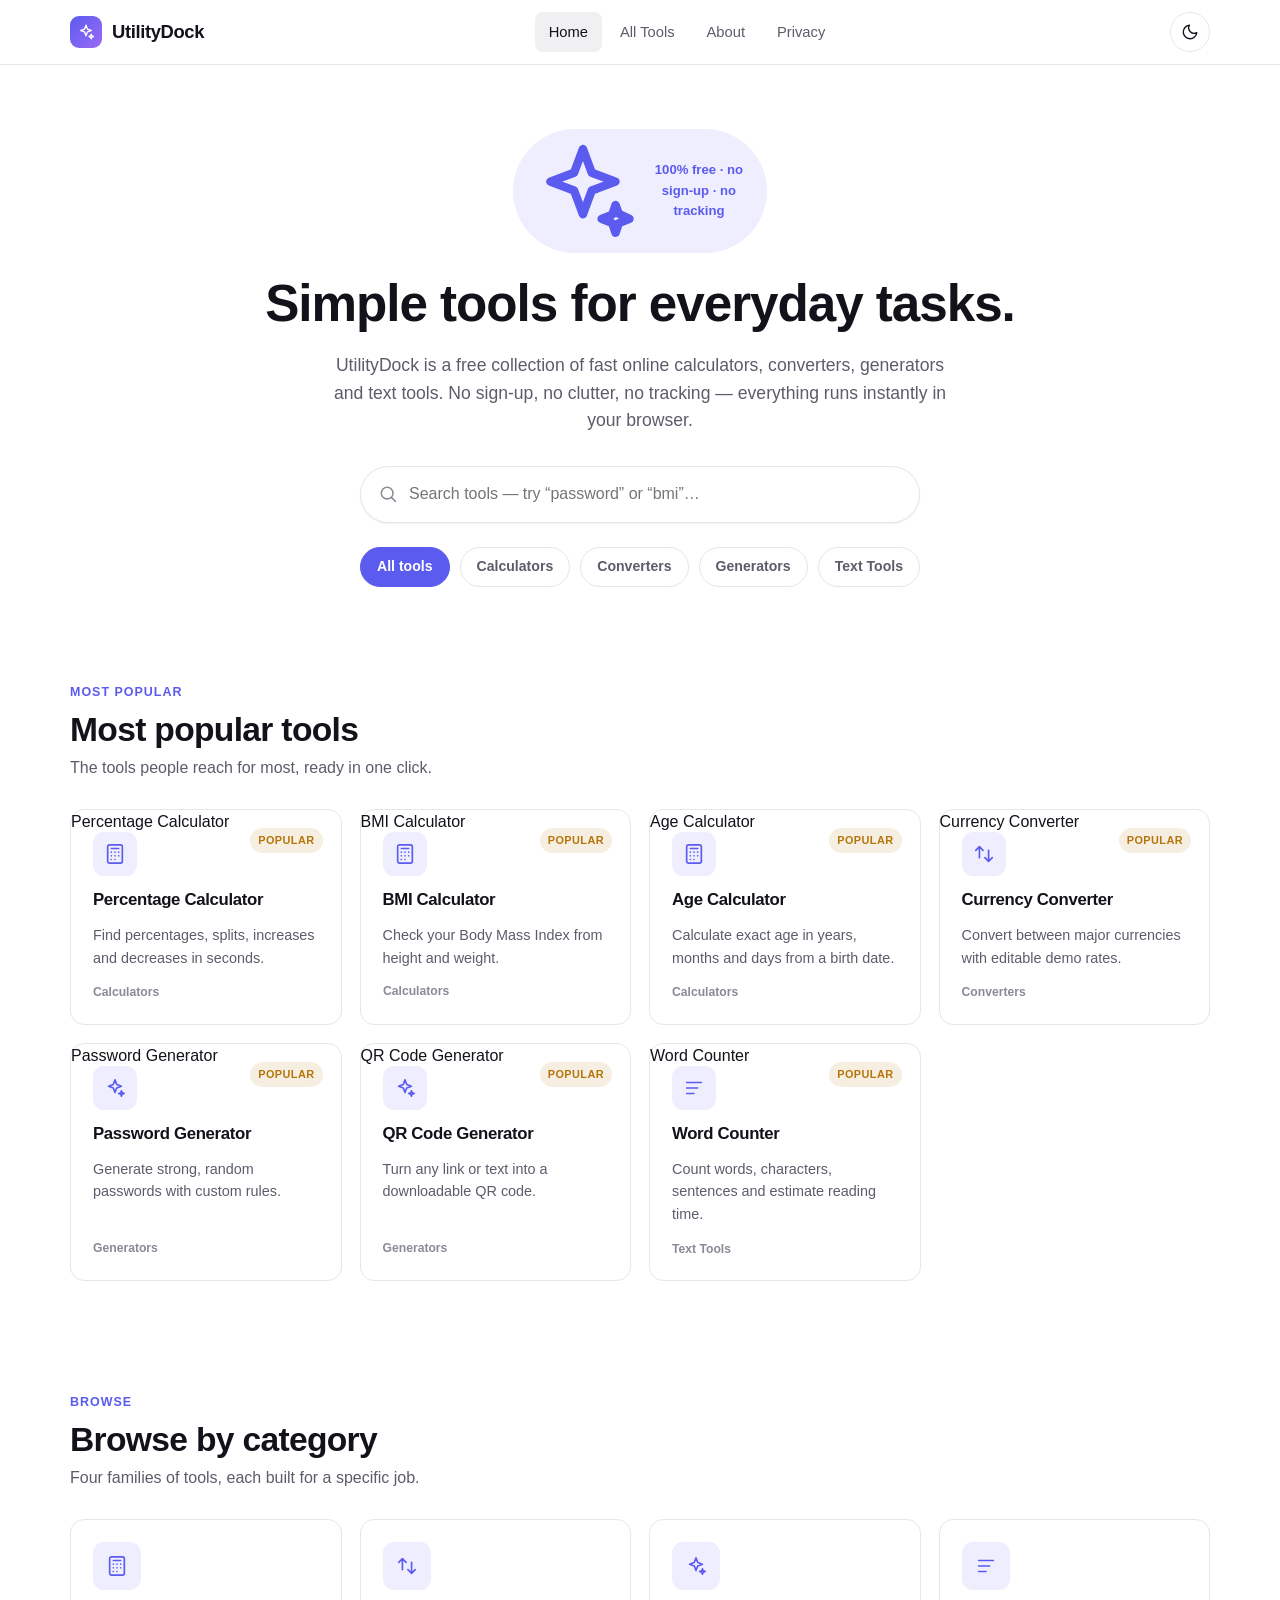
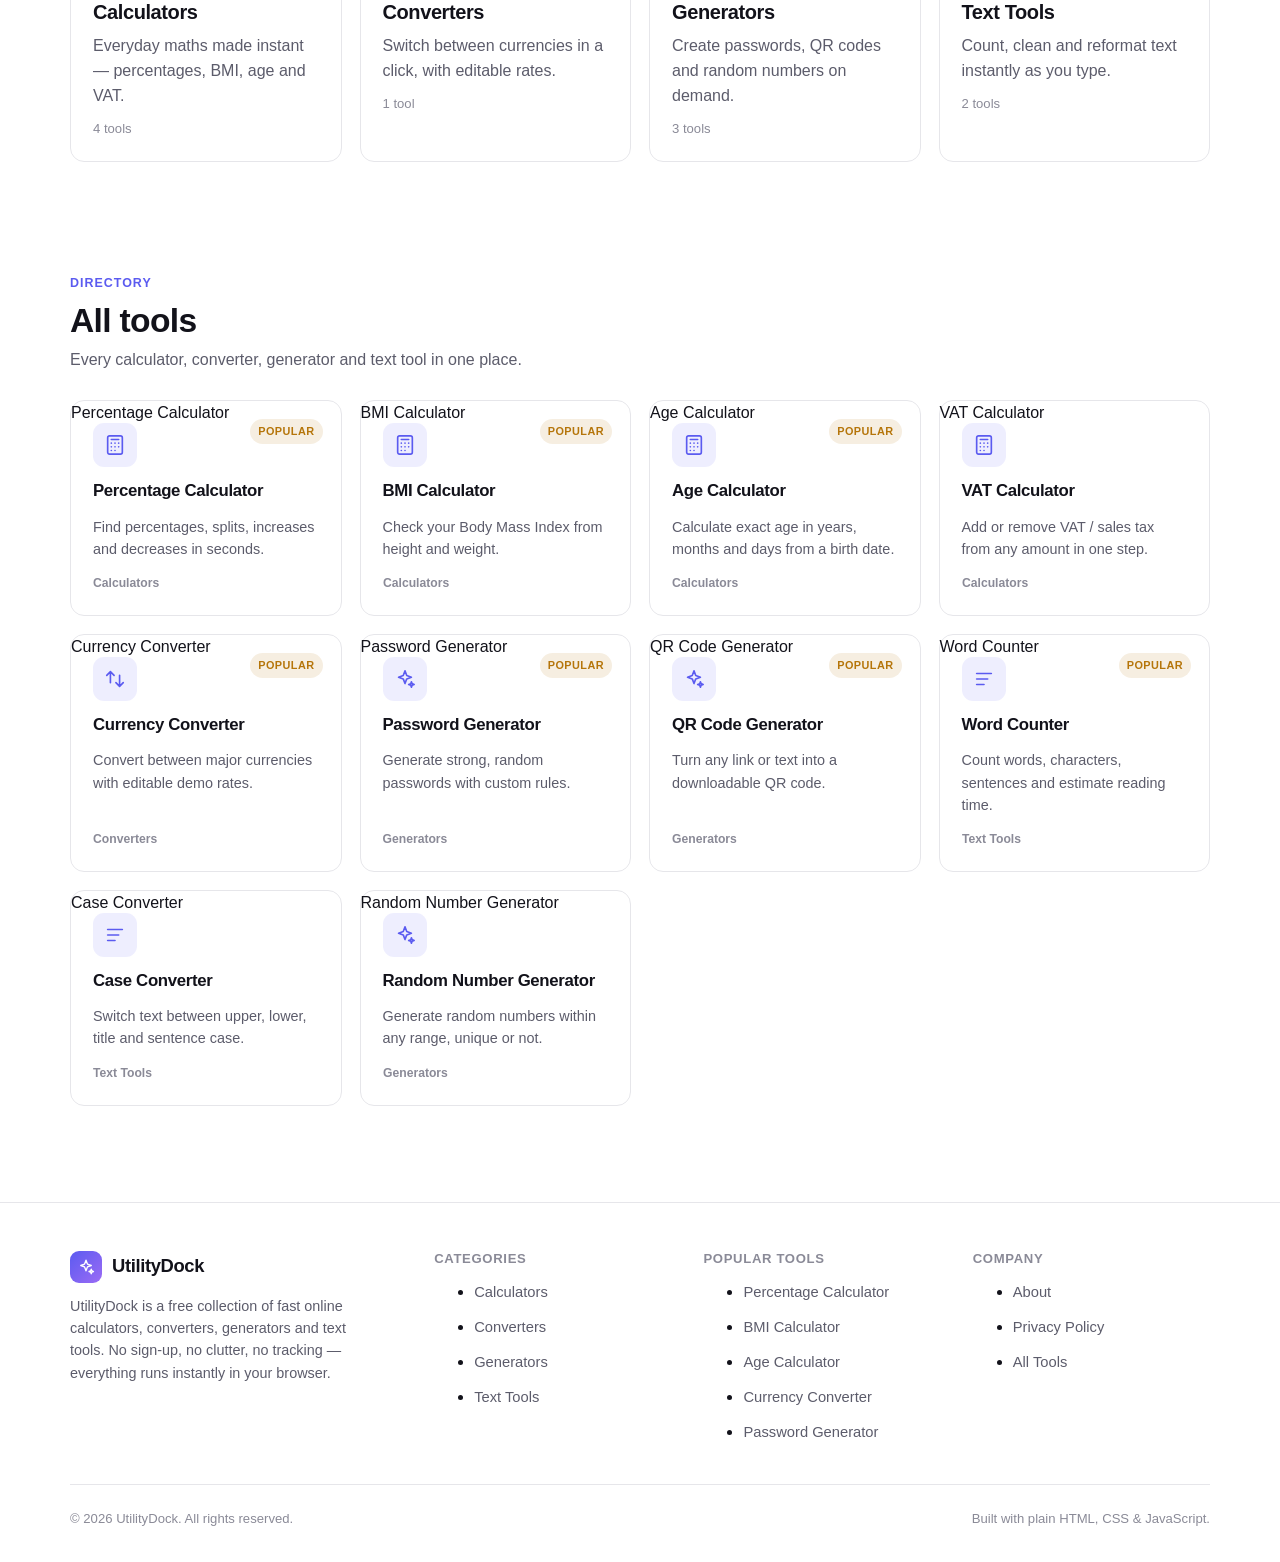
<file: index.html>
<!DOCTYPE html>
<html lang="en" data-theme="light">
<head>
<meta charset="UTF-8">
  <meta name="viewport" content="width=device-width, initial-scale=1">
  <title>UtilityDock — Free Online Calculators, Converters &amp; Generators</title>
  <meta name="description" content="UtilityDock is a free collection of fast online calculators, converters, generators and text tools. No sign-up, no clutter, no tracking — everything runs instantly in your browser.">
  <meta name="keywords" content="online tools, free calculator, unit converter, password generator, qr code generator, word counter">
  <meta name="robots" content="index, follow">
  <link rel="canonical" href="https://utilitydock.github.io/">
  <meta name="theme-color" content="#5b5bf0">
  <link rel="icon" type="image/svg+xml" href="assets/img/favicon.svg">
  <link rel="apple-touch-icon" href="assets/img/favicon.svg">

  <meta property="og:type" content="website">
  <meta property="og:site_name" content="UtilityDock">
  <meta property="og:title" content="UtilityDock — Free Online Calculators, Converters &amp; Generators">
  <meta property="og:description" content="UtilityDock is a free collection of fast online calculators, converters, generators and text tools. No sign-up, no clutter, no tracking — everything runs instantly in your browser.">
  <meta property="og:url" content="https://utilitydock.github.io/">
  <meta property="og:image" content="https://utilitydock.github.io/assets/img/og-image.svg">
  <meta name="twitter:card" content="summary_large_image">
  <meta name="twitter:title" content="UtilityDock — Free Online Calculators, Converters &amp; Generators">
  <meta name="twitter:description" content="UtilityDock is a free collection of fast online calculators, converters, generators and text tools. No sign-up, no clutter, no tracking — everything runs instantly in your browser.">
  <meta name="twitter:image" content="https://utilitydock.github.io/assets/img/og-image.svg">

  <script>(function(){try{var t=localStorage.getItem("ud-theme");if(!t){t=window.matchMedia&&window.matchMedia("(prefers-color-scheme: dark)").matches?"dark":"light";}document.documentElement.setAttribute("data-theme",t);}catch(e){}})();</script>
  <link rel="stylesheet" href="assets/css/style.css">
  
  <script type="application/ld+json">{"@context":"https://schema.org","@graph":[{"@type":"WebSite","name":"UtilityDock","url":"https://utilitydock.github.io/","description":"UtilityDock is a free collection of fast online calculators, converters, generators and text tools. No sign-up, no clutter, no tracking — everything runs instantly in your browser."},{"@type":"ItemList","itemListElement":[{"@type":"ListItem","position":1,"name":"Percentage Calculator","url":"https://utilitydock.github.io/tools/percentage-calculator.html"},{"@type":"ListItem","position":2,"name":"BMI Calculator","url":"https://utilitydock.github.io/tools/bmi-calculator.html"},{"@type":"ListItem","position":3,"name":"Age Calculator","url":"https://utilitydock.github.io/tools/age-calculator.html"},{"@type":"ListItem","position":4,"name":"VAT Calculator","url":"https://utilitydock.github.io/tools/vat-calculator.html"},{"@type":"ListItem","position":5,"name":"Currency Converter","url":"https://utilitydock.github.io/tools/currency-converter.html"},{"@type":"ListItem","position":6,"name":"Password Generator","url":"https://utilitydock.github.io/tools/password-generator.html"},{"@type":"ListItem","position":7,"name":"QR Code Generator","url":"https://utilitydock.github.io/tools/qr-code-generator.html"},{"@type":"ListItem","position":8,"name":"Word Counter","url":"https://utilitydock.github.io/tools/word-counter.html"},{"@type":"ListItem","position":9,"name":"Case Converter","url":"https://utilitydock.github.io/tools/case-converter.html"},{"@type":"ListItem","position":10,"name":"Random Number Generator","url":"https://utilitydock.github.io/tools/random-number-generator.html"}]}]}</script>
</head>
<body>
<a class="skip-link" href="#main">Skip to content</a>
  <header class="site-header">
    <div class="container header-inner">
      <a class="brand" href="index.html">
        <span class="brand-mark"><svg viewBox="0 0 24 24" fill="none" stroke="currentColor" stroke-width="1.8" stroke-linecap="round" stroke-linejoin="round" aria-hidden="true"><path d="M12 3l1.9 5.1L19 10l-5.1 1.9L12 17l-1.9-5.1L5 10l5.1-1.9L12 3z"/><path d="M19 15l.7 1.9L22 18l-2.3.9L19 21l-.7-2.1L16 18l2.3-.9L19 15z"/></svg></span>
        UtilityDock
      </a>
      <nav class="main-nav" id="main-nav" aria-label="Primary">
        <a href="index.html" aria-current="page">Home</a>
        <a href="index.html#tools">All Tools</a>
        <a href="about.html">About</a>
        <a href="privacy.html">Privacy</a>
      </nav>
      <div class="header-actions">
        <button type="button" class="btn-icon theme-toggle" data-theme-toggle aria-pressed="false" aria-label="Toggle dark mode">
          <span class="icon-sun"><svg viewBox="0 0 24 24" fill="none" stroke="currentColor" stroke-width="1.8" stroke-linecap="round" stroke-linejoin="round" aria-hidden="true"><circle cx="12" cy="12" r="4"/><path d="M12 2v2M12 20v2M4.93 4.93l1.41 1.41M17.66 17.66l1.41 1.41M2 12h2M20 12h2M4.93 19.07l1.41-1.41M17.66 6.34l1.41-1.41"/></svg></span>
          <span class="icon-moon"><svg viewBox="0 0 24 24" fill="none" stroke="currentColor" stroke-width="1.8" stroke-linecap="round" stroke-linejoin="round" aria-hidden="true"><path d="M21 12.8A9 9 0 1111.2 3 7.2 7.2 0 0021 12.8z"/></svg></span>
        </button>
        <button type="button" class="btn-icon nav-toggle" data-nav-toggle aria-expanded="false" aria-controls="main-nav" aria-label="Toggle menu">
          <svg viewBox="0 0 24 24" fill="none" stroke="currentColor" stroke-width="1.8" stroke-linecap="round" stroke-linejoin="round" aria-hidden="true"><line x1="4" y1="7" x2="20" y2="7"/><line x1="4" y1="12" x2="20" y2="12"/><line x1="4" y1="17" x2="20" y2="17"/></svg>
        </button>
      </div>
    </div>
  </header>
<main id="main">
<section class="hero container">
  <span class="hero-eyebrow"><svg viewBox="0 0 24 24" fill="none" stroke="currentColor" stroke-width="1.8" stroke-linecap="round" stroke-linejoin="round" aria-hidden="true"><path d="M12 3l1.9 5.1L19 10l-5.1 1.9L12 17l-1.9-5.1L5 10l5.1-1.9L12 3z"/><path d="M19 15l.7 1.9L22 18l-2.3.9L19 21l-.7-2.1L16 18l2.3-.9L19 15z"/></svg> 100% free · no sign-up · no tracking</span>
  <h1>Simple tools for everyday tasks.</h1>
  <p class="lede">UtilityDock is a free collection of fast online calculators, converters, generators and text tools. No sign-up, no clutter, no tracking — everything runs instantly in your browser.</p>
  <div class="search-wrap">
    <svg viewBox="0 0 24 24" fill="none" stroke="currentColor" stroke-width="1.8" stroke-linecap="round" stroke-linejoin="round" aria-hidden="true"><circle cx="11" cy="11" r="7"/><line x1="21" y1="21" x2="16.65" y2="16.65"/></svg>
    <input type="search" id="tool-search" placeholder="Search tools — try “password” or “bmi”…" aria-label="Search tools">
  </div>
  <div class="pill-row" id="filter-pills">
    <button type="button" class="pill is-active" data-filter-pill="all">All tools</button>
    <button type="button" class="pill" data-filter-pill="calculators">Calculators</button>
    <button type="button" class="pill" data-filter-pill="converters">Converters</button>
    <button type="button" class="pill" data-filter-pill="generators">Generators</button>
    <button type="button" class="pill" data-filter-pill="text-tools">Text Tools</button>
  </div>
</section>

<section class="section" id="popular">
  <div class="container">
    <div class="section-head">
      <div>
        <span class="section-tag">Most popular</span>
        <h2>Most popular tools</h2>
        <p>The tools people reach for most, ready in one click.</p>
      </div>
    </div>
    <div class="grid">
      <article class="card tool-card">
          <span class="badge-popular">Popular</span>
          <div class="tool-card-icon"><svg viewBox="0 0 24 24" fill="none" stroke="currentColor" stroke-width="1.8" stroke-linecap="round" stroke-linejoin="round" aria-hidden="true"><rect x="4" y="2" width="16" height="20" rx="2"/><line x1="8" y1="6" x2="16" y2="6"/><line x1="8" y1="10" x2="8.01" y2="10"/><line x1="12" y1="10" x2="12.01" y2="10"/><line x1="16" y1="10" x2="16.01" y2="10"/><line x1="8" y1="14" x2="8.01" y2="14"/><line x1="12" y1="14" x2="12.01" y2="14"/><line x1="16" y1="14" x2="16.01" y2="14"/><line x1="8" y1="18" x2="8.01" y2="18"/><line x1="12" y1="18" x2="12.01" y2="18"/></svg></div>
          <h3>Percentage Calculator</h3>
          <p>Find percentages, splits, increases and decreases in seconds.</p>
          <div class="tool-card-footer">
            <span class="tool-card-cat">Calculators</span>
          </div>
          <a class="tool-card-link" href="tools/percentage-calculator.html">Percentage Calculator<span class="visually-hidden"> — open tool</span></a>
        </article>
      <article class="card tool-card">
          <span class="badge-popular">Popular</span>
          <div class="tool-card-icon"><svg viewBox="0 0 24 24" fill="none" stroke="currentColor" stroke-width="1.8" stroke-linecap="round" stroke-linejoin="round" aria-hidden="true"><rect x="4" y="2" width="16" height="20" rx="2"/><line x1="8" y1="6" x2="16" y2="6"/><line x1="8" y1="10" x2="8.01" y2="10"/><line x1="12" y1="10" x2="12.01" y2="10"/><line x1="16" y1="10" x2="16.01" y2="10"/><line x1="8" y1="14" x2="8.01" y2="14"/><line x1="12" y1="14" x2="12.01" y2="14"/><line x1="16" y1="14" x2="16.01" y2="14"/><line x1="8" y1="18" x2="8.01" y2="18"/><line x1="12" y1="18" x2="12.01" y2="18"/></svg></div>
          <h3>BMI Calculator</h3>
          <p>Check your Body Mass Index from height and weight.</p>
          <div class="tool-card-footer">
            <span class="tool-card-cat">Calculators</span>
          </div>
          <a class="tool-card-link" href="tools/bmi-calculator.html">BMI Calculator<span class="visually-hidden"> — open tool</span></a>
        </article>
      <article class="card tool-card">
          <span class="badge-popular">Popular</span>
          <div class="tool-card-icon"><svg viewBox="0 0 24 24" fill="none" stroke="currentColor" stroke-width="1.8" stroke-linecap="round" stroke-linejoin="round" aria-hidden="true"><rect x="4" y="2" width="16" height="20" rx="2"/><line x1="8" y1="6" x2="16" y2="6"/><line x1="8" y1="10" x2="8.01" y2="10"/><line x1="12" y1="10" x2="12.01" y2="10"/><line x1="16" y1="10" x2="16.01" y2="10"/><line x1="8" y1="14" x2="8.01" y2="14"/><line x1="12" y1="14" x2="12.01" y2="14"/><line x1="16" y1="14" x2="16.01" y2="14"/><line x1="8" y1="18" x2="8.01" y2="18"/><line x1="12" y1="18" x2="12.01" y2="18"/></svg></div>
          <h3>Age Calculator</h3>
          <p>Calculate exact age in years, months and days from a birth date.</p>
          <div class="tool-card-footer">
            <span class="tool-card-cat">Calculators</span>
          </div>
          <a class="tool-card-link" href="tools/age-calculator.html">Age Calculator<span class="visually-hidden"> — open tool</span></a>
        </article>
      <article class="card tool-card">
          <span class="badge-popular">Popular</span>
          <div class="tool-card-icon"><svg viewBox="0 0 24 24" fill="none" stroke="currentColor" stroke-width="1.8" stroke-linecap="round" stroke-linejoin="round" aria-hidden="true"><path d="M7 16V4M7 4L3 8M7 4l4 4"/><path d="M17 8v12M17 20l4-4M17 20l-4-4"/></svg></div>
          <h3>Currency Converter</h3>
          <p>Convert between major currencies with editable demo rates.</p>
          <div class="tool-card-footer">
            <span class="tool-card-cat">Converters</span>
          </div>
          <a class="tool-card-link" href="tools/currency-converter.html">Currency Converter<span class="visually-hidden"> — open tool</span></a>
        </article>
      <article class="card tool-card">
          <span class="badge-popular">Popular</span>
          <div class="tool-card-icon"><svg viewBox="0 0 24 24" fill="none" stroke="currentColor" stroke-width="1.8" stroke-linecap="round" stroke-linejoin="round" aria-hidden="true"><path d="M12 3l1.9 5.1L19 10l-5.1 1.9L12 17l-1.9-5.1L5 10l5.1-1.9L12 3z"/><path d="M19 15l.7 1.9L22 18l-2.3.9L19 21l-.7-2.1L16 18l2.3-.9L19 15z"/></svg></div>
          <h3>Password Generator</h3>
          <p>Generate strong, random passwords with custom rules.</p>
          <div class="tool-card-footer">
            <span class="tool-card-cat">Generators</span>
          </div>
          <a class="tool-card-link" href="tools/password-generator.html">Password Generator<span class="visually-hidden"> — open tool</span></a>
        </article>
      <article class="card tool-card">
          <span class="badge-popular">Popular</span>
          <div class="tool-card-icon"><svg viewBox="0 0 24 24" fill="none" stroke="currentColor" stroke-width="1.8" stroke-linecap="round" stroke-linejoin="round" aria-hidden="true"><path d="M12 3l1.9 5.1L19 10l-5.1 1.9L12 17l-1.9-5.1L5 10l5.1-1.9L12 3z"/><path d="M19 15l.7 1.9L22 18l-2.3.9L19 21l-.7-2.1L16 18l2.3-.9L19 15z"/></svg></div>
          <h3>QR Code Generator</h3>
          <p>Turn any link or text into a downloadable QR code.</p>
          <div class="tool-card-footer">
            <span class="tool-card-cat">Generators</span>
          </div>
          <a class="tool-card-link" href="tools/qr-code-generator.html">QR Code Generator<span class="visually-hidden"> — open tool</span></a>
        </article>
      <article class="card tool-card">
          <span class="badge-popular">Popular</span>
          <div class="tool-card-icon"><svg viewBox="0 0 24 24" fill="none" stroke="currentColor" stroke-width="1.8" stroke-linecap="round" stroke-linejoin="round" aria-hidden="true"><line x1="4" y1="6" x2="20" y2="6"/><line x1="4" y1="12" x2="16" y2="12"/><line x1="4" y1="18" x2="12" y2="18"/></svg></div>
          <h3>Word Counter</h3>
          <p>Count words, characters, sentences and estimate reading time.</p>
          <div class="tool-card-footer">
            <span class="tool-card-cat">Text Tools</span>
          </div>
          <a class="tool-card-link" href="tools/word-counter.html">Word Counter<span class="visually-hidden"> — open tool</span></a>
        </article>
    </div>
  </div>
</section>

<section class="section" id="categories">
  <div class="container">
    <div class="section-head">
      <div>
        <span class="section-tag">Browse</span>
        <h2>Browse by category</h2>
        <p>Four families of tools, each built for a specific job.</p>
      </div>
    </div>
    <div class="grid grid-categories">
      <a class="card category-card" id="cat-calculators" data-filter-pill="calculators" href="#tools">
        <div class="tool-card-icon"><svg viewBox="0 0 24 24" fill="none" stroke="currentColor" stroke-width="1.8" stroke-linecap="round" stroke-linejoin="round" aria-hidden="true"><rect x="4" y="2" width="16" height="20" rx="2"/><line x1="8" y1="6" x2="16" y2="6"/><line x1="8" y1="10" x2="8.01" y2="10"/><line x1="12" y1="10" x2="12.01" y2="10"/><line x1="16" y1="10" x2="16.01" y2="10"/><line x1="8" y1="14" x2="8.01" y2="14"/><line x1="12" y1="14" x2="12.01" y2="14"/><line x1="16" y1="14" x2="16.01" y2="14"/><line x1="8" y1="18" x2="8.01" y2="18"/><line x1="12" y1="18" x2="12.01" y2="18"/></svg></div>
        <h3>Calculators</h3>
        <p>Everyday maths made instant — percentages, BMI, age and VAT.</p>
        <span class="count">4 tools</span>
      </a>
      <a class="card category-card" id="cat-converters" data-filter-pill="converters" href="#tools">
        <div class="tool-card-icon"><svg viewBox="0 0 24 24" fill="none" stroke="currentColor" stroke-width="1.8" stroke-linecap="round" stroke-linejoin="round" aria-hidden="true"><path d="M7 16V4M7 4L3 8M7 4l4 4"/><path d="M17 8v12M17 20l4-4M17 20l-4-4"/></svg></div>
        <h3>Converters</h3>
        <p>Switch between currencies in a click, with editable rates.</p>
        <span class="count">1 tool</span>
      </a>
      <a class="card category-card" id="cat-generators" data-filter-pill="generators" href="#tools">
        <div class="tool-card-icon"><svg viewBox="0 0 24 24" fill="none" stroke="currentColor" stroke-width="1.8" stroke-linecap="round" stroke-linejoin="round" aria-hidden="true"><path d="M12 3l1.9 5.1L19 10l-5.1 1.9L12 17l-1.9-5.1L5 10l5.1-1.9L12 3z"/><path d="M19 15l.7 1.9L22 18l-2.3.9L19 21l-.7-2.1L16 18l2.3-.9L19 15z"/></svg></div>
        <h3>Generators</h3>
        <p>Create passwords, QR codes and random numbers on demand.</p>
        <span class="count">3 tools</span>
      </a>
      <a class="card category-card" id="cat-text-tools" data-filter-pill="text-tools" href="#tools">
        <div class="tool-card-icon"><svg viewBox="0 0 24 24" fill="none" stroke="currentColor" stroke-width="1.8" stroke-linecap="round" stroke-linejoin="round" aria-hidden="true"><line x1="4" y1="6" x2="20" y2="6"/><line x1="4" y1="12" x2="16" y2="12"/><line x1="4" y1="18" x2="12" y2="18"/></svg></div>
        <h3>Text Tools</h3>
        <p>Count, clean and reformat text instantly as you type.</p>
        <span class="count">2 tools</span>
      </a>
    </div>
  </div>
</section>

<section class="section" id="tools">
  <div class="container">
    <div class="section-head">
      <div>
        <span class="section-tag">Directory</span>
        <h2>All tools</h2>
        <p>Every calculator, converter, generator and text tool in one place.</p>
      </div>
    </div>
    <div class="grid">
      <article class="card tool-card" data-tool-card data-name="Percentage Calculator" data-keywords="percent percentage discount increase decrease of markup margin" data-category="calculators">
          <span class="badge-popular">Popular</span>
          <div class="tool-card-icon"><svg viewBox="0 0 24 24" fill="none" stroke="currentColor" stroke-width="1.8" stroke-linecap="round" stroke-linejoin="round" aria-hidden="true"><rect x="4" y="2" width="16" height="20" rx="2"/><line x1="8" y1="6" x2="16" y2="6"/><line x1="8" y1="10" x2="8.01" y2="10"/><line x1="12" y1="10" x2="12.01" y2="10"/><line x1="16" y1="10" x2="16.01" y2="10"/><line x1="8" y1="14" x2="8.01" y2="14"/><line x1="12" y1="14" x2="12.01" y2="14"/><line x1="16" y1="14" x2="16.01" y2="14"/><line x1="8" y1="18" x2="8.01" y2="18"/><line x1="12" y1="18" x2="12.01" y2="18"/></svg></div>
          <h3>Percentage Calculator</h3>
          <p>Find percentages, splits, increases and decreases in seconds.</p>
          <div class="tool-card-footer">
            <span class="tool-card-cat">Calculators</span>
          </div>
          <a class="tool-card-link" href="tools/percentage-calculator.html">Percentage Calculator<span class="visually-hidden"> — open tool</span></a>
        </article>
      <article class="card tool-card" data-tool-card data-name="BMI Calculator" data-keywords="bmi body mass index weight height health metric imperial" data-category="calculators">
          <span class="badge-popular">Popular</span>
          <div class="tool-card-icon"><svg viewBox="0 0 24 24" fill="none" stroke="currentColor" stroke-width="1.8" stroke-linecap="round" stroke-linejoin="round" aria-hidden="true"><rect x="4" y="2" width="16" height="20" rx="2"/><line x1="8" y1="6" x2="16" y2="6"/><line x1="8" y1="10" x2="8.01" y2="10"/><line x1="12" y1="10" x2="12.01" y2="10"/><line x1="16" y1="10" x2="16.01" y2="10"/><line x1="8" y1="14" x2="8.01" y2="14"/><line x1="12" y1="14" x2="12.01" y2="14"/><line x1="16" y1="14" x2="16.01" y2="14"/><line x1="8" y1="18" x2="8.01" y2="18"/><line x1="12" y1="18" x2="12.01" y2="18"/></svg></div>
          <h3>BMI Calculator</h3>
          <p>Check your Body Mass Index from height and weight.</p>
          <div class="tool-card-footer">
            <span class="tool-card-cat">Calculators</span>
          </div>
          <a class="tool-card-link" href="tools/bmi-calculator.html">BMI Calculator<span class="visually-hidden"> — open tool</span></a>
        </article>
      <article class="card tool-card" data-tool-card data-name="Age Calculator" data-keywords="age calculator date of birth years months days birthday" data-category="calculators">
          <span class="badge-popular">Popular</span>
          <div class="tool-card-icon"><svg viewBox="0 0 24 24" fill="none" stroke="currentColor" stroke-width="1.8" stroke-linecap="round" stroke-linejoin="round" aria-hidden="true"><rect x="4" y="2" width="16" height="20" rx="2"/><line x1="8" y1="6" x2="16" y2="6"/><line x1="8" y1="10" x2="8.01" y2="10"/><line x1="12" y1="10" x2="12.01" y2="10"/><line x1="16" y1="10" x2="16.01" y2="10"/><line x1="8" y1="14" x2="8.01" y2="14"/><line x1="12" y1="14" x2="12.01" y2="14"/><line x1="16" y1="14" x2="16.01" y2="14"/><line x1="8" y1="18" x2="8.01" y2="18"/><line x1="12" y1="18" x2="12.01" y2="18"/></svg></div>
          <h3>Age Calculator</h3>
          <p>Calculate exact age in years, months and days from a birth date.</p>
          <div class="tool-card-footer">
            <span class="tool-card-cat">Calculators</span>
          </div>
          <a class="tool-card-link" href="tools/age-calculator.html">Age Calculator<span class="visually-hidden"> — open tool</span></a>
        </article>
      <article class="card tool-card" data-tool-card data-name="VAT Calculator" data-keywords="vat tax calculator sales tax gross net price add remove" data-category="calculators">
          
          <div class="tool-card-icon"><svg viewBox="0 0 24 24" fill="none" stroke="currentColor" stroke-width="1.8" stroke-linecap="round" stroke-linejoin="round" aria-hidden="true"><rect x="4" y="2" width="16" height="20" rx="2"/><line x1="8" y1="6" x2="16" y2="6"/><line x1="8" y1="10" x2="8.01" y2="10"/><line x1="12" y1="10" x2="12.01" y2="10"/><line x1="16" y1="10" x2="16.01" y2="10"/><line x1="8" y1="14" x2="8.01" y2="14"/><line x1="12" y1="14" x2="12.01" y2="14"/><line x1="16" y1="14" x2="16.01" y2="14"/><line x1="8" y1="18" x2="8.01" y2="18"/><line x1="12" y1="18" x2="12.01" y2="18"/></svg></div>
          <h3>VAT Calculator</h3>
          <p>Add or remove VAT / sales tax from any amount in one step.</p>
          <div class="tool-card-footer">
            <span class="tool-card-cat">Calculators</span>
          </div>
          <a class="tool-card-link" href="tools/vat-calculator.html">VAT Calculator<span class="visually-hidden"> — open tool</span></a>
        </article>
      <article class="card tool-card" data-tool-card data-name="Currency Converter" data-keywords="currency exchange rate money convert usd eur gbp jpy" data-category="converters">
          <span class="badge-popular">Popular</span>
          <div class="tool-card-icon"><svg viewBox="0 0 24 24" fill="none" stroke="currentColor" stroke-width="1.8" stroke-linecap="round" stroke-linejoin="round" aria-hidden="true"><path d="M7 16V4M7 4L3 8M7 4l4 4"/><path d="M17 8v12M17 20l4-4M17 20l-4-4"/></svg></div>
          <h3>Currency Converter</h3>
          <p>Convert between major currencies with editable demo rates.</p>
          <div class="tool-card-footer">
            <span class="tool-card-cat">Converters</span>
          </div>
          <a class="tool-card-link" href="tools/currency-converter.html">Currency Converter<span class="visually-hidden"> — open tool</span></a>
        </article>
      <article class="card tool-card" data-tool-card data-name="Password Generator" data-keywords="password generator random secure strong passphrase" data-category="generators">
          <span class="badge-popular">Popular</span>
          <div class="tool-card-icon"><svg viewBox="0 0 24 24" fill="none" stroke="currentColor" stroke-width="1.8" stroke-linecap="round" stroke-linejoin="round" aria-hidden="true"><path d="M12 3l1.9 5.1L19 10l-5.1 1.9L12 17l-1.9-5.1L5 10l5.1-1.9L12 3z"/><path d="M19 15l.7 1.9L22 18l-2.3.9L19 21l-.7-2.1L16 18l2.3-.9L19 15z"/></svg></div>
          <h3>Password Generator</h3>
          <p>Generate strong, random passwords with custom rules.</p>
          <div class="tool-card-footer">
            <span class="tool-card-cat">Generators</span>
          </div>
          <a class="tool-card-link" href="tools/password-generator.html">Password Generator<span class="visually-hidden"> — open tool</span></a>
        </article>
      <article class="card tool-card" data-tool-card data-name="QR Code Generator" data-keywords="qr code generator scan link url free download" data-category="generators">
          <span class="badge-popular">Popular</span>
          <div class="tool-card-icon"><svg viewBox="0 0 24 24" fill="none" stroke="currentColor" stroke-width="1.8" stroke-linecap="round" stroke-linejoin="round" aria-hidden="true"><path d="M12 3l1.9 5.1L19 10l-5.1 1.9L12 17l-1.9-5.1L5 10l5.1-1.9L12 3z"/><path d="M19 15l.7 1.9L22 18l-2.3.9L19 21l-.7-2.1L16 18l2.3-.9L19 15z"/></svg></div>
          <h3>QR Code Generator</h3>
          <p>Turn any link or text into a downloadable QR code.</p>
          <div class="tool-card-footer">
            <span class="tool-card-cat">Generators</span>
          </div>
          <a class="tool-card-link" href="tools/qr-code-generator.html">QR Code Generator<span class="visually-hidden"> — open tool</span></a>
        </article>
      <article class="card tool-card" data-tool-card data-name="Word Counter" data-keywords="word counter character count text length reading time sentence paragraph" data-category="text-tools">
          <span class="badge-popular">Popular</span>
          <div class="tool-card-icon"><svg viewBox="0 0 24 24" fill="none" stroke="currentColor" stroke-width="1.8" stroke-linecap="round" stroke-linejoin="round" aria-hidden="true"><line x1="4" y1="6" x2="20" y2="6"/><line x1="4" y1="12" x2="16" y2="12"/><line x1="4" y1="18" x2="12" y2="18"/></svg></div>
          <h3>Word Counter</h3>
          <p>Count words, characters, sentences and estimate reading time.</p>
          <div class="tool-card-footer">
            <span class="tool-card-cat">Text Tools</span>
          </div>
          <a class="tool-card-link" href="tools/word-counter.html">Word Counter<span class="visually-hidden"> — open tool</span></a>
        </article>
      <article class="card tool-card" data-tool-card data-name="Case Converter" data-keywords="case converter uppercase lowercase title case sentence case capitalize" data-category="text-tools">
          
          <div class="tool-card-icon"><svg viewBox="0 0 24 24" fill="none" stroke="currentColor" stroke-width="1.8" stroke-linecap="round" stroke-linejoin="round" aria-hidden="true"><line x1="4" y1="6" x2="20" y2="6"/><line x1="4" y1="12" x2="16" y2="12"/><line x1="4" y1="18" x2="12" y2="18"/></svg></div>
          <h3>Case Converter</h3>
          <p>Switch text between upper, lower, title and sentence case.</p>
          <div class="tool-card-footer">
            <span class="tool-card-cat">Text Tools</span>
          </div>
          <a class="tool-card-link" href="tools/case-converter.html">Case Converter<span class="visually-hidden"> — open tool</span></a>
        </article>
      <article class="card tool-card" data-tool-card data-name="Random Number Generator" data-keywords="random number generator range integer dice lottery pick" data-category="generators">
          
          <div class="tool-card-icon"><svg viewBox="0 0 24 24" fill="none" stroke="currentColor" stroke-width="1.8" stroke-linecap="round" stroke-linejoin="round" aria-hidden="true"><path d="M12 3l1.9 5.1L19 10l-5.1 1.9L12 17l-1.9-5.1L5 10l5.1-1.9L12 3z"/><path d="M19 15l.7 1.9L22 18l-2.3.9L19 21l-.7-2.1L16 18l2.3-.9L19 15z"/></svg></div>
          <h3>Random Number Generator</h3>
          <p>Generate random numbers within any range, unique or not.</p>
          <div class="tool-card-footer">
            <span class="tool-card-cat">Generators</span>
          </div>
          <a class="tool-card-link" href="tools/random-number-generator.html">Random Number Generator<span class="visually-hidden"> — open tool</span></a>
        </article>
    </div>
    <p id="no-results">No tools match your search. Try a different keyword.</p>
  </div>
</section>
</main>
<footer class="site-footer">
    <div class="container">
      <div class="footer-grid">
        <div class="footer-brand">
          <a class="brand" href="index.html">
            <span class="brand-mark"><svg viewBox="0 0 24 24" fill="none" stroke="currentColor" stroke-width="1.8" stroke-linecap="round" stroke-linejoin="round" aria-hidden="true"><path d="M12 3l1.9 5.1L19 10l-5.1 1.9L12 17l-1.9-5.1L5 10l5.1-1.9L12 3z"/><path d="M19 15l.7 1.9L22 18l-2.3.9L19 21l-.7-2.1L16 18l2.3-.9L19 15z"/></svg></span>
            UtilityDock
          </a>
          <p>UtilityDock is a free collection of fast online calculators, converters, generators and text tools. No sign-up, no clutter, no tracking — everything runs instantly in your browser.</p>
        </div>
        <div class="footer-col">
          <h4>Categories</h4>
          <ul>
            <li><a href="index.html#cat-calculators">Calculators</a></li>
            <li><a href="index.html#cat-converters">Converters</a></li>
            <li><a href="index.html#cat-generators">Generators</a></li>
            <li><a href="index.html#cat-text-tools">Text Tools</a></li>
          </ul>
        </div>
        <div class="footer-col">
          <h4>Popular tools</h4>
          <ul>
            <li><a href="tools/percentage-calculator.html">Percentage Calculator</a></li>
            <li><a href="tools/bmi-calculator.html">BMI Calculator</a></li>
            <li><a href="tools/age-calculator.html">Age Calculator</a></li>
            <li><a href="tools/currency-converter.html">Currency Converter</a></li>
            <li><a href="tools/password-generator.html">Password Generator</a></li>
          </ul>
        </div>
        <div class="footer-col">
          <h4>Company</h4>
          <ul>
            <li><a href="about.html">About</a></li>
            <li><a href="privacy.html">Privacy Policy</a></li>
            <li><a href="index.html#tools">All Tools</a></li>
          </ul>
        </div>
      </div>
      <div class="footer-bottom">
        <span>© <span data-year>2026</span> UtilityDock. All rights reserved.</span>
        <span>Built with plain HTML, CSS &amp; JavaScript.</span>
      </div>
    </div>
  </footer>
<script src="assets/js/script.js" defer></script>

</body>
</html>
</file>
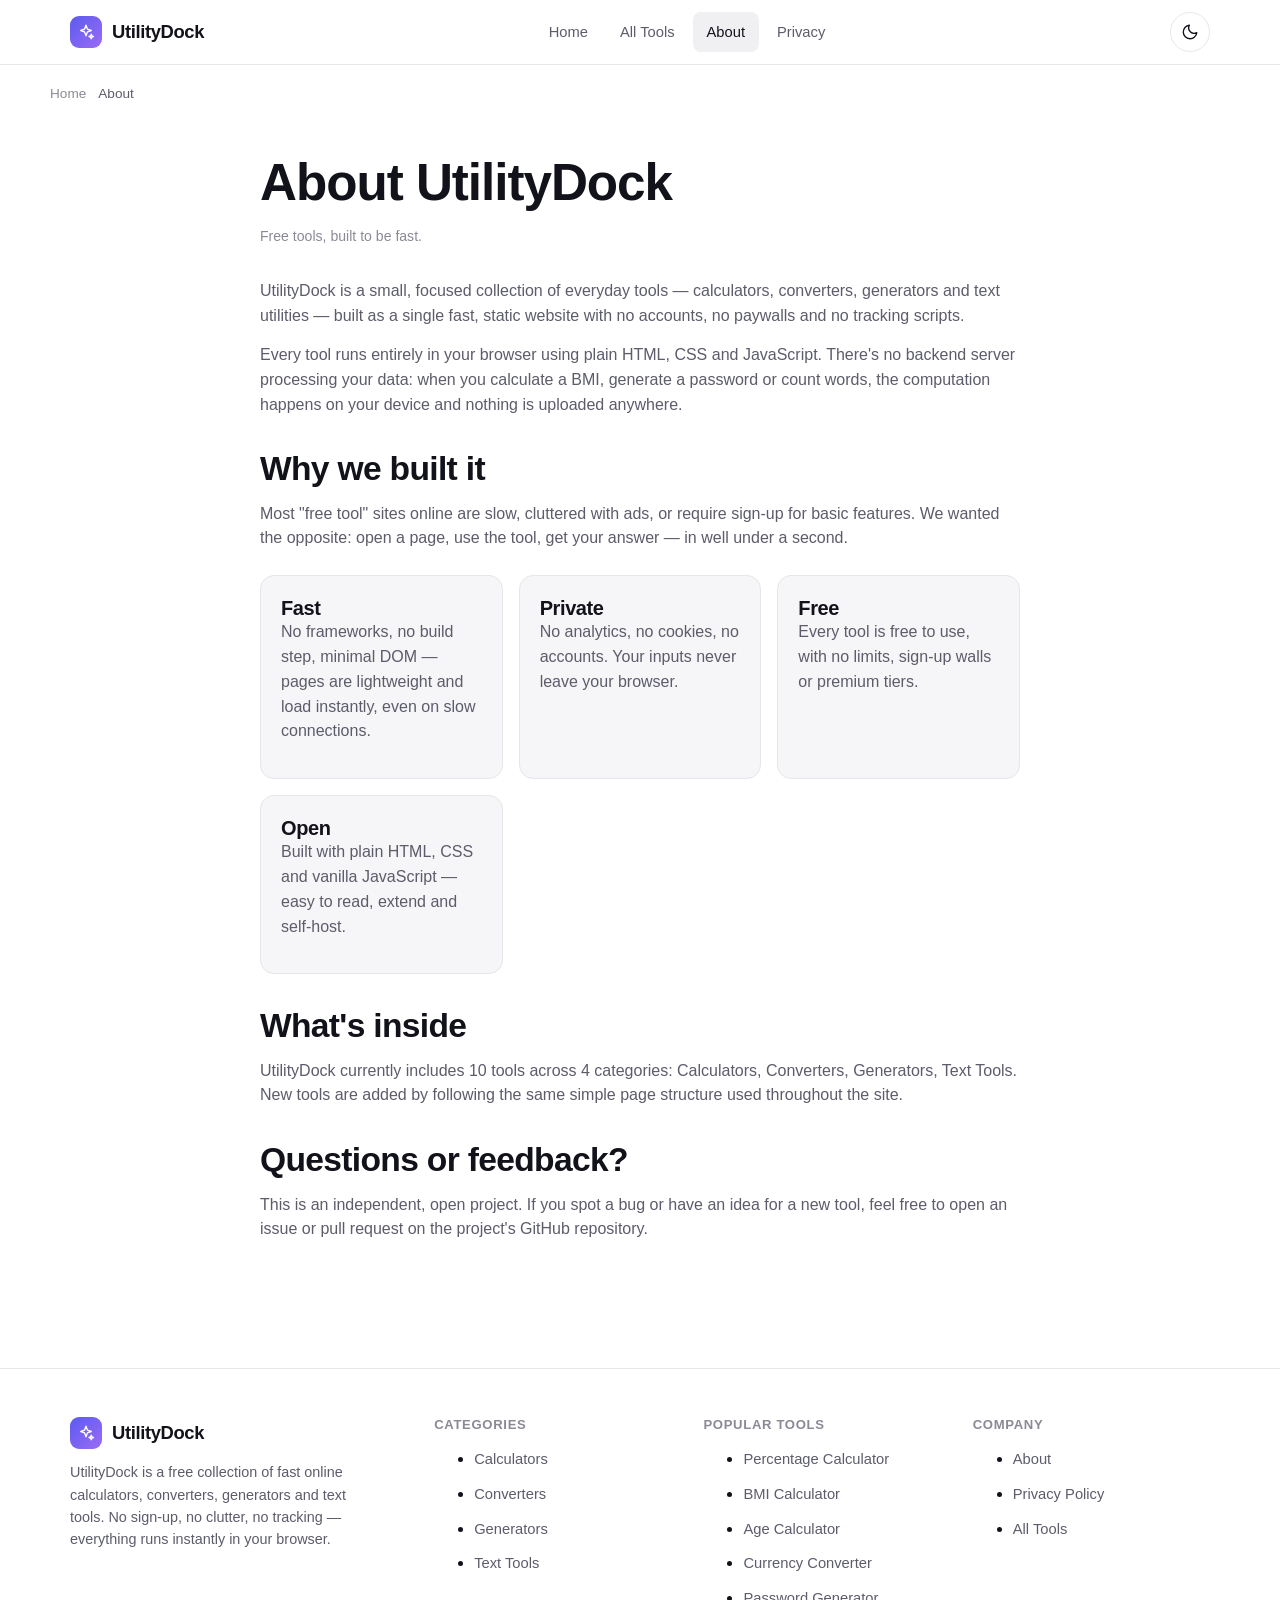
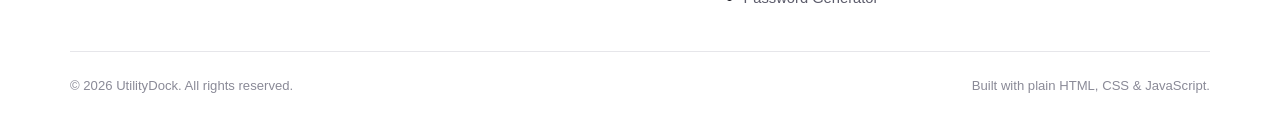
<file: about.html>
<!DOCTYPE html>
<html lang="en" data-theme="light">
<head>
<meta charset="UTF-8">
  <meta name="viewport" content="width=device-width, initial-scale=1">
  <title>About — UtilityDock</title>
  <meta name="description" content="Learn about UtilityDock, a free, fast and private collection of online calculators, converters, generators and text tools.">
  <meta name="keywords" content="about, free tools, privacy, no tracking">
  <meta name="robots" content="index, follow">
  <link rel="canonical" href="https://utilitydock.github.io/about.html">
  <meta name="theme-color" content="#5b5bf0">
  <link rel="icon" type="image/svg+xml" href="assets/img/favicon.svg">
  <link rel="apple-touch-icon" href="assets/img/favicon.svg">

  <meta property="og:type" content="website">
  <meta property="og:site_name" content="UtilityDock">
  <meta property="og:title" content="About — UtilityDock">
  <meta property="og:description" content="Learn about UtilityDock, a free, fast and private collection of online calculators, converters, generators and text tools.">
  <meta property="og:url" content="https://utilitydock.github.io/about.html">
  <meta property="og:image" content="https://utilitydock.github.io/assets/img/og-image.svg">
  <meta name="twitter:card" content="summary_large_image">
  <meta name="twitter:title" content="About — UtilityDock">
  <meta name="twitter:description" content="Learn about UtilityDock, a free, fast and private collection of online calculators, converters, generators and text tools.">
  <meta name="twitter:image" content="https://utilitydock.github.io/assets/img/og-image.svg">

  <script>(function(){try{var t=localStorage.getItem("ud-theme");if(!t){t=window.matchMedia&&window.matchMedia("(prefers-color-scheme: dark)").matches?"dark":"light";}document.documentElement.setAttribute("data-theme",t);}catch(e){}})();</script>
  <link rel="stylesheet" href="assets/css/style.css">
  
</head>
<body>
<a class="skip-link" href="#main">Skip to content</a>
  <header class="site-header">
    <div class="container header-inner">
      <a class="brand" href="index.html">
        <span class="brand-mark"><svg viewBox="0 0 24 24" fill="none" stroke="currentColor" stroke-width="1.8" stroke-linecap="round" stroke-linejoin="round" aria-hidden="true"><path d="M12 3l1.9 5.1L19 10l-5.1 1.9L12 17l-1.9-5.1L5 10l5.1-1.9L12 3z"/><path d="M19 15l.7 1.9L22 18l-2.3.9L19 21l-.7-2.1L16 18l2.3-.9L19 15z"/></svg></span>
        UtilityDock
      </a>
      <nav class="main-nav" id="main-nav" aria-label="Primary">
        <a href="index.html">Home</a>
        <a href="index.html#tools">All Tools</a>
        <a href="about.html" aria-current="page">About</a>
        <a href="privacy.html">Privacy</a>
      </nav>
      <div class="header-actions">
        <button type="button" class="btn-icon theme-toggle" data-theme-toggle aria-pressed="false" aria-label="Toggle dark mode">
          <span class="icon-sun"><svg viewBox="0 0 24 24" fill="none" stroke="currentColor" stroke-width="1.8" stroke-linecap="round" stroke-linejoin="round" aria-hidden="true"><circle cx="12" cy="12" r="4"/><path d="M12 2v2M12 20v2M4.93 4.93l1.41 1.41M17.66 17.66l1.41 1.41M2 12h2M20 12h2M4.93 19.07l1.41-1.41M17.66 6.34l1.41-1.41"/></svg></span>
          <span class="icon-moon"><svg viewBox="0 0 24 24" fill="none" stroke="currentColor" stroke-width="1.8" stroke-linecap="round" stroke-linejoin="round" aria-hidden="true"><path d="M21 12.8A9 9 0 1111.2 3 7.2 7.2 0 0021 12.8z"/></svg></span>
        </button>
        <button type="button" class="btn-icon nav-toggle" data-nav-toggle aria-expanded="false" aria-controls="main-nav" aria-label="Toggle menu">
          <svg viewBox="0 0 24 24" fill="none" stroke="currentColor" stroke-width="1.8" stroke-linecap="round" stroke-linejoin="round" aria-hidden="true"><line x1="4" y1="7" x2="20" y2="7"/><line x1="4" y1="12" x2="20" y2="12"/><line x1="4" y1="17" x2="20" y2="17"/></svg>
        </button>
      </div>
    </div>
  </header>
<main id="main">
<nav class="breadcrumbs container" aria-label="Breadcrumb"><a href="index.html">Home</a><span class="sep"><svg viewBox="0 0 24 24" fill="none" stroke="currentColor" stroke-width="1.8" stroke-linecap="round" stroke-linejoin="round" aria-hidden="true"><path d="M9 18l6-6-6-6"/></svg></span>
    <span aria-current="page">About</span></nav>
<div class="prose">
  <h1>About UtilityDock</h1>
  <p class="updated">Free tools, built to be fast.</p>
  <p>UtilityDock is a small, focused collection of everyday tools — calculators, converters, generators and text utilities — built as a single fast, static website with no accounts, no paywalls and no tracking scripts.</p>
  <p>Every tool runs entirely in your browser using plain HTML, CSS and JavaScript. There's no backend server processing your data: when you calculate a BMI, generate a password or count words, the computation happens on your device and nothing is uploaded anywhere.</p>

  <h2>Why we built it</h2>
  <p>Most "free tool" sites online are slow, cluttered with ads, or require sign-up for basic features. We wanted the opposite: open a page, use the tool, get your answer — in well under a second.</p>

  <div class="value-grid">
    <div class="value-card"><h3>Fast</h3><p>No frameworks, no build step, minimal DOM — pages are lightweight and load instantly, even on slow connections.</p></div>
    <div class="value-card"><h3>Private</h3><p>No analytics, no cookies, no accounts. Your inputs never leave your browser.</p></div>
    <div class="value-card"><h3>Free</h3><p>Every tool is free to use, with no limits, sign-up walls or premium tiers.</p></div>
    <div class="value-card"><h3>Open</h3><p>Built with plain HTML, CSS and vanilla JavaScript — easy to read, extend and self-host.</p></div>
  </div>

  <h2>What's inside</h2>
  <p>UtilityDock currently includes 10 tools across 4 categories: Calculators, Converters, Generators, Text Tools. New tools are added by following the same simple page structure used throughout the site.</p>

  <h2>Questions or feedback?</h2>
  <p>This is an independent, open project. If you spot a bug or have an idea for a new tool, feel free to open an issue or pull request on the project's GitHub repository.</p>
</div>
</main>
<footer class="site-footer">
    <div class="container">
      <div class="footer-grid">
        <div class="footer-brand">
          <a class="brand" href="index.html">
            <span class="brand-mark"><svg viewBox="0 0 24 24" fill="none" stroke="currentColor" stroke-width="1.8" stroke-linecap="round" stroke-linejoin="round" aria-hidden="true"><path d="M12 3l1.9 5.1L19 10l-5.1 1.9L12 17l-1.9-5.1L5 10l5.1-1.9L12 3z"/><path d="M19 15l.7 1.9L22 18l-2.3.9L19 21l-.7-2.1L16 18l2.3-.9L19 15z"/></svg></span>
            UtilityDock
          </a>
          <p>UtilityDock is a free collection of fast online calculators, converters, generators and text tools. No sign-up, no clutter, no tracking — everything runs instantly in your browser.</p>
        </div>
        <div class="footer-col">
          <h4>Categories</h4>
          <ul>
            <li><a href="index.html#cat-calculators">Calculators</a></li>
            <li><a href="index.html#cat-converters">Converters</a></li>
            <li><a href="index.html#cat-generators">Generators</a></li>
            <li><a href="index.html#cat-text-tools">Text Tools</a></li>
          </ul>
        </div>
        <div class="footer-col">
          <h4>Popular tools</h4>
          <ul>
            <li><a href="tools/percentage-calculator.html">Percentage Calculator</a></li>
            <li><a href="tools/bmi-calculator.html">BMI Calculator</a></li>
            <li><a href="tools/age-calculator.html">Age Calculator</a></li>
            <li><a href="tools/currency-converter.html">Currency Converter</a></li>
            <li><a href="tools/password-generator.html">Password Generator</a></li>
          </ul>
        </div>
        <div class="footer-col">
          <h4>Company</h4>
          <ul>
            <li><a href="about.html">About</a></li>
            <li><a href="privacy.html">Privacy Policy</a></li>
            <li><a href="index.html#tools">All Tools</a></li>
          </ul>
        </div>
      </div>
      <div class="footer-bottom">
        <span>© <span data-year>2026</span> UtilityDock. All rights reserved.</span>
        <span>Built with plain HTML, CSS &amp; JavaScript.</span>
      </div>
    </div>
  </footer>
<script src="assets/js/script.js" defer></script>

</body>
</html>
</file>
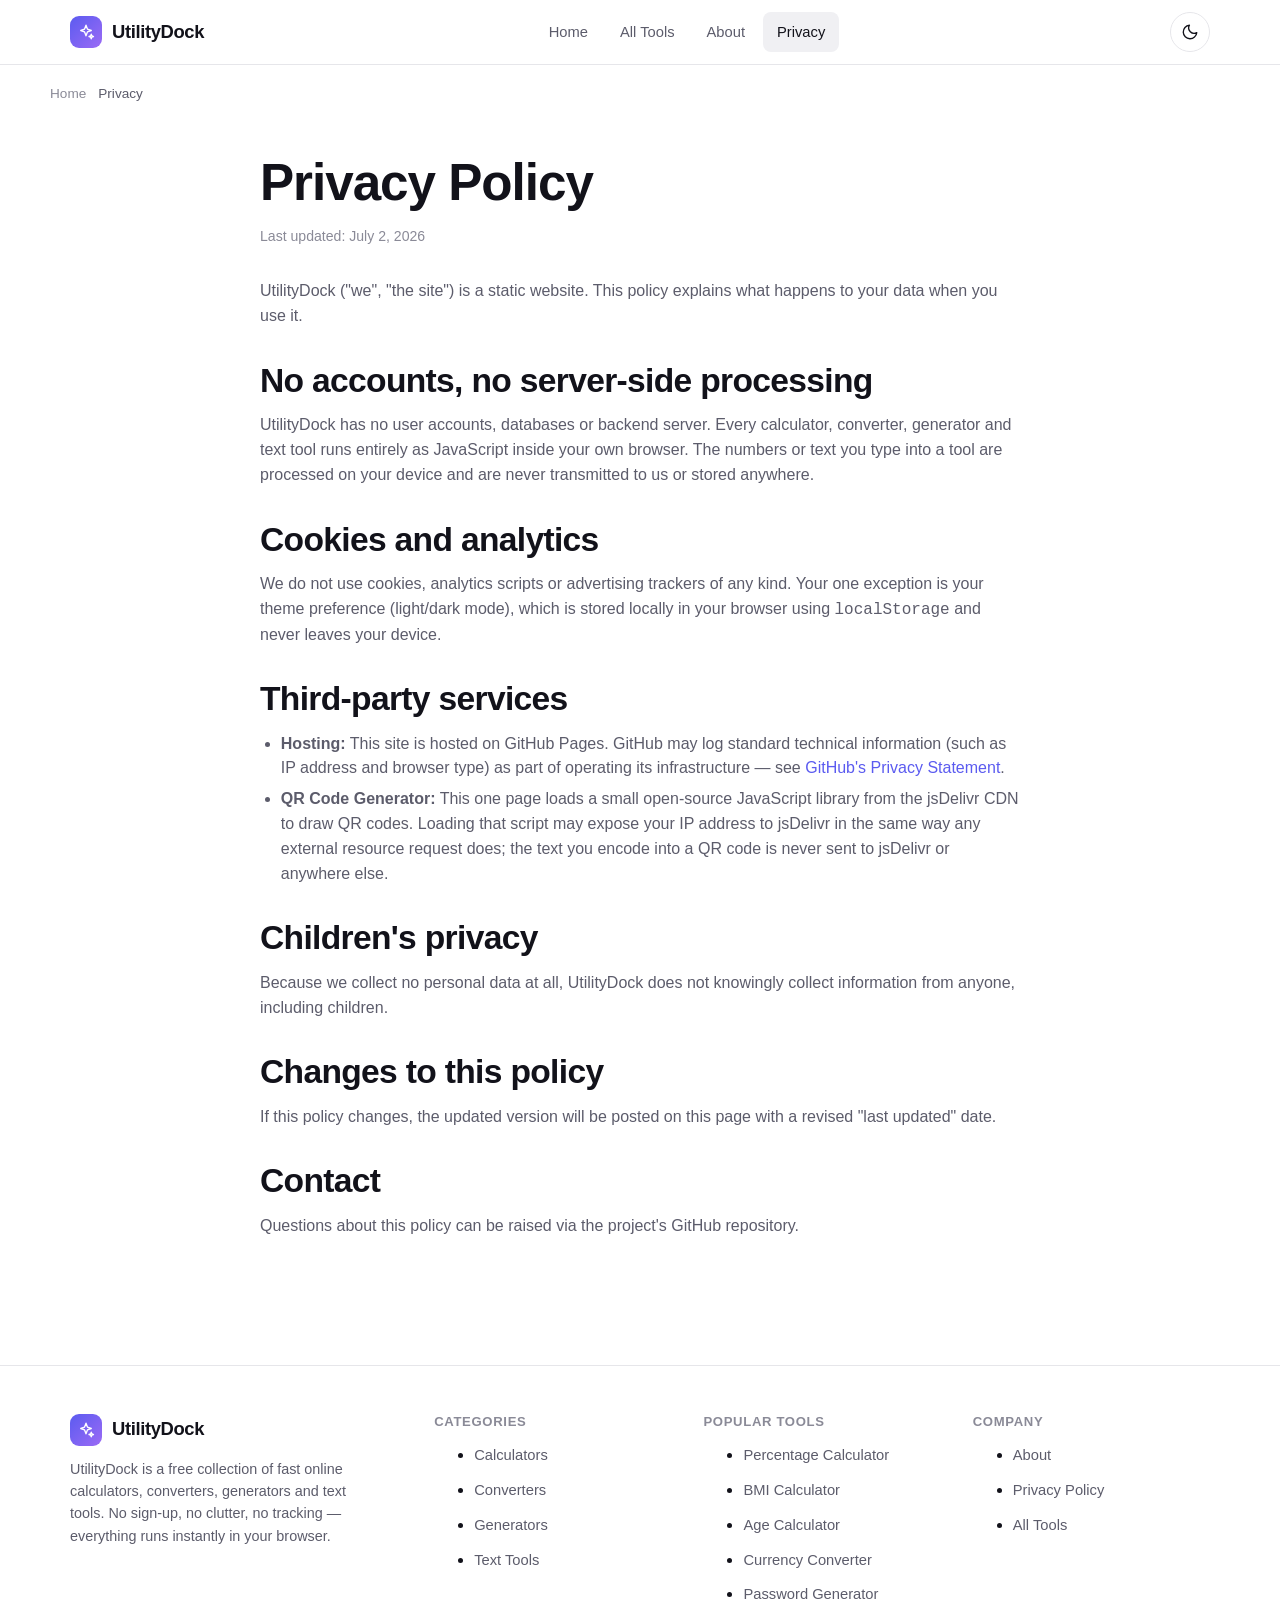
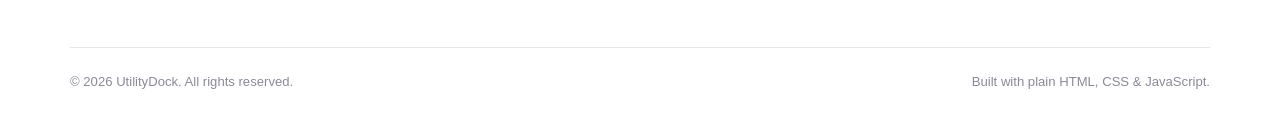
<file: privacy.html>
<!DOCTYPE html>
<html lang="en" data-theme="light">
<head>
<meta charset="UTF-8">
  <meta name="viewport" content="width=device-width, initial-scale=1">
  <title>Privacy Policy — UtilityDock</title>
  <meta name="description" content="UtilityDock's privacy policy: no accounts, no analytics, no tracking. All tools run locally in your browser.">
  <meta name="keywords" content="privacy policy, no tracking, no cookies">
  <meta name="robots" content="index, follow">
  <link rel="canonical" href="https://utilitydock.github.io/privacy.html">
  <meta name="theme-color" content="#5b5bf0">
  <link rel="icon" type="image/svg+xml" href="assets/img/favicon.svg">
  <link rel="apple-touch-icon" href="assets/img/favicon.svg">

  <meta property="og:type" content="website">
  <meta property="og:site_name" content="UtilityDock">
  <meta property="og:title" content="Privacy Policy — UtilityDock">
  <meta property="og:description" content="UtilityDock's privacy policy: no accounts, no analytics, no tracking. All tools run locally in your browser.">
  <meta property="og:url" content="https://utilitydock.github.io/privacy.html">
  <meta property="og:image" content="https://utilitydock.github.io/assets/img/og-image.svg">
  <meta name="twitter:card" content="summary_large_image">
  <meta name="twitter:title" content="Privacy Policy — UtilityDock">
  <meta name="twitter:description" content="UtilityDock's privacy policy: no accounts, no analytics, no tracking. All tools run locally in your browser.">
  <meta name="twitter:image" content="https://utilitydock.github.io/assets/img/og-image.svg">

  <script>(function(){try{var t=localStorage.getItem("ud-theme");if(!t){t=window.matchMedia&&window.matchMedia("(prefers-color-scheme: dark)").matches?"dark":"light";}document.documentElement.setAttribute("data-theme",t);}catch(e){}})();</script>
  <link rel="stylesheet" href="assets/css/style.css">
  
</head>
<body>
<a class="skip-link" href="#main">Skip to content</a>
  <header class="site-header">
    <div class="container header-inner">
      <a class="brand" href="index.html">
        <span class="brand-mark"><svg viewBox="0 0 24 24" fill="none" stroke="currentColor" stroke-width="1.8" stroke-linecap="round" stroke-linejoin="round" aria-hidden="true"><path d="M12 3l1.9 5.1L19 10l-5.1 1.9L12 17l-1.9-5.1L5 10l5.1-1.9L12 3z"/><path d="M19 15l.7 1.9L22 18l-2.3.9L19 21l-.7-2.1L16 18l2.3-.9L19 15z"/></svg></span>
        UtilityDock
      </a>
      <nav class="main-nav" id="main-nav" aria-label="Primary">
        <a href="index.html">Home</a>
        <a href="index.html#tools">All Tools</a>
        <a href="about.html">About</a>
        <a href="privacy.html" aria-current="page">Privacy</a>
      </nav>
      <div class="header-actions">
        <button type="button" class="btn-icon theme-toggle" data-theme-toggle aria-pressed="false" aria-label="Toggle dark mode">
          <span class="icon-sun"><svg viewBox="0 0 24 24" fill="none" stroke="currentColor" stroke-width="1.8" stroke-linecap="round" stroke-linejoin="round" aria-hidden="true"><circle cx="12" cy="12" r="4"/><path d="M12 2v2M12 20v2M4.93 4.93l1.41 1.41M17.66 17.66l1.41 1.41M2 12h2M20 12h2M4.93 19.07l1.41-1.41M17.66 6.34l1.41-1.41"/></svg></span>
          <span class="icon-moon"><svg viewBox="0 0 24 24" fill="none" stroke="currentColor" stroke-width="1.8" stroke-linecap="round" stroke-linejoin="round" aria-hidden="true"><path d="M21 12.8A9 9 0 1111.2 3 7.2 7.2 0 0021 12.8z"/></svg></span>
        </button>
        <button type="button" class="btn-icon nav-toggle" data-nav-toggle aria-expanded="false" aria-controls="main-nav" aria-label="Toggle menu">
          <svg viewBox="0 0 24 24" fill="none" stroke="currentColor" stroke-width="1.8" stroke-linecap="round" stroke-linejoin="round" aria-hidden="true"><line x1="4" y1="7" x2="20" y2="7"/><line x1="4" y1="12" x2="20" y2="12"/><line x1="4" y1="17" x2="20" y2="17"/></svg>
        </button>
      </div>
    </div>
  </header>
<main id="main">
<nav class="breadcrumbs container" aria-label="Breadcrumb"><a href="index.html">Home</a><span class="sep"><svg viewBox="0 0 24 24" fill="none" stroke="currentColor" stroke-width="1.8" stroke-linecap="round" stroke-linejoin="round" aria-hidden="true"><path d="M9 18l6-6-6-6"/></svg></span>
    <span aria-current="page">Privacy</span></nav>
<div class="prose">
  <h1>Privacy Policy</h1>
  <p class="updated">Last updated: July 2, 2026</p>

  <p>UtilityDock ("we", "the site") is a static website. This policy explains what happens to your data when you use it.</p>

  <h2>No accounts, no server-side processing</h2>
  <p>UtilityDock has no user accounts, databases or backend server. Every calculator, converter, generator and text tool runs entirely as JavaScript inside your own browser. The numbers or text you type into a tool are processed on your device and are never transmitted to us or stored anywhere.</p>

  <h2>Cookies and analytics</h2>
  <p>We do not use cookies, analytics scripts or advertising trackers of any kind. Your one exception is your theme preference (light/dark mode), which is stored locally in your browser using <code>localStorage</code> and never leaves your device.</p>

  <h2>Third-party services</h2>
  <ul>
    <li><strong>Hosting:</strong> This site is hosted on GitHub Pages. GitHub may log standard technical information (such as IP address and browser type) as part of operating its infrastructure — see <a class="link" href="https://docs.github.com/en/site-policy/privacy-policies/github-general-privacy-statement" rel="noopener noreferrer">GitHub's Privacy Statement</a>.</li>
    <li><strong>QR Code Generator:</strong> This one page loads a small open-source JavaScript library from the jsDelivr CDN to draw QR codes. Loading that script may expose your IP address to jsDelivr in the same way any external resource request does; the text you encode into a QR code is never sent to jsDelivr or anywhere else.</li>
  </ul>

  <h2>Children's privacy</h2>
  <p>Because we collect no personal data at all, UtilityDock does not knowingly collect information from anyone, including children.</p>

  <h2>Changes to this policy</h2>
  <p>If this policy changes, the updated version will be posted on this page with a revised "last updated" date.</p>

  <h2>Contact</h2>
  <p>Questions about this policy can be raised via the project's GitHub repository.</p>
</div>
</main>
<footer class="site-footer">
    <div class="container">
      <div class="footer-grid">
        <div class="footer-brand">
          <a class="brand" href="index.html">
            <span class="brand-mark"><svg viewBox="0 0 24 24" fill="none" stroke="currentColor" stroke-width="1.8" stroke-linecap="round" stroke-linejoin="round" aria-hidden="true"><path d="M12 3l1.9 5.1L19 10l-5.1 1.9L12 17l-1.9-5.1L5 10l5.1-1.9L12 3z"/><path d="M19 15l.7 1.9L22 18l-2.3.9L19 21l-.7-2.1L16 18l2.3-.9L19 15z"/></svg></span>
            UtilityDock
          </a>
          <p>UtilityDock is a free collection of fast online calculators, converters, generators and text tools. No sign-up, no clutter, no tracking — everything runs instantly in your browser.</p>
        </div>
        <div class="footer-col">
          <h4>Categories</h4>
          <ul>
            <li><a href="index.html#cat-calculators">Calculators</a></li>
            <li><a href="index.html#cat-converters">Converters</a></li>
            <li><a href="index.html#cat-generators">Generators</a></li>
            <li><a href="index.html#cat-text-tools">Text Tools</a></li>
          </ul>
        </div>
        <div class="footer-col">
          <h4>Popular tools</h4>
          <ul>
            <li><a href="tools/percentage-calculator.html">Percentage Calculator</a></li>
            <li><a href="tools/bmi-calculator.html">BMI Calculator</a></li>
            <li><a href="tools/age-calculator.html">Age Calculator</a></li>
            <li><a href="tools/currency-converter.html">Currency Converter</a></li>
            <li><a href="tools/password-generator.html">Password Generator</a></li>
          </ul>
        </div>
        <div class="footer-col">
          <h4>Company</h4>
          <ul>
            <li><a href="about.html">About</a></li>
            <li><a href="privacy.html">Privacy Policy</a></li>
            <li><a href="index.html#tools">All Tools</a></li>
          </ul>
        </div>
      </div>
      <div class="footer-bottom">
        <span>© <span data-year>2026</span> UtilityDock. All rights reserved.</span>
        <span>Built with plain HTML, CSS &amp; JavaScript.</span>
      </div>
    </div>
  </footer>
<script src="assets/js/script.js" defer></script>

</body>
</html>
</file>
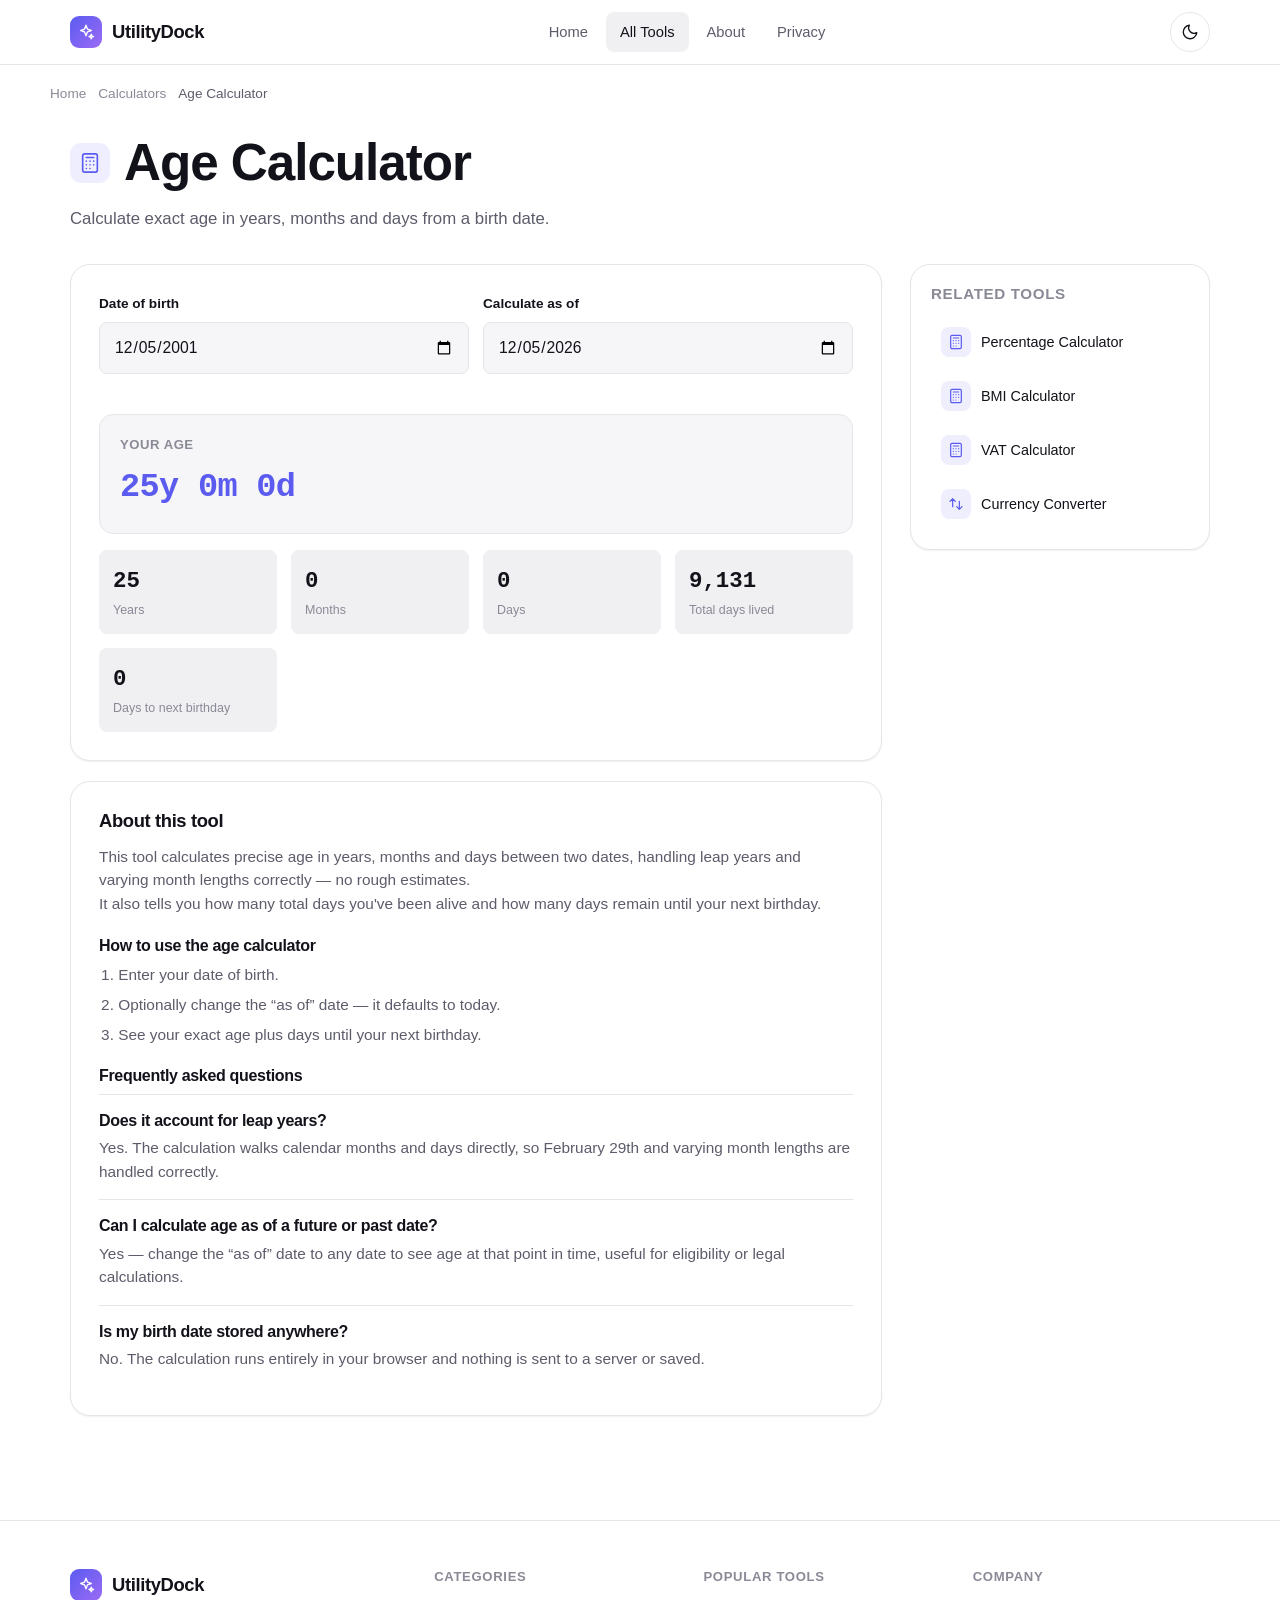
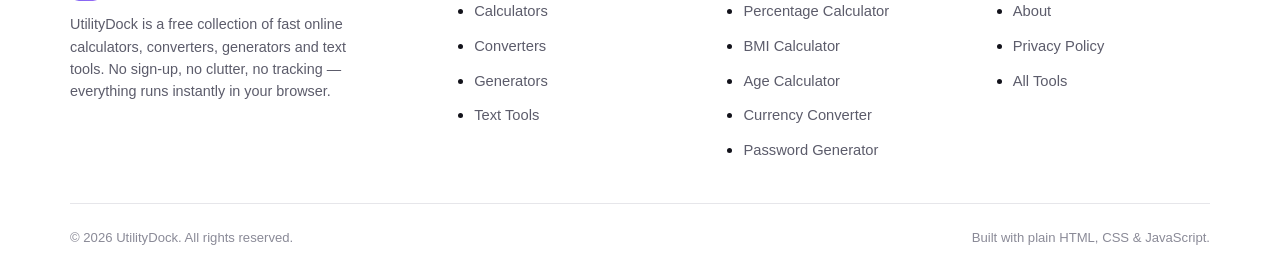
<file: tools/age-calculator.html>
<!DOCTYPE html>
<html lang="en" data-theme="light">
<head>
<meta charset="UTF-8">
  <meta name="viewport" content="width=device-width, initial-scale=1">
  <title>Age Calculator — Free Online Tool | UtilityDock</title>
  <meta name="description" content="Calculate exact age in years, months and days from a birth date. Free, fast, no sign-up — runs instantly in your browser.">
  <meta name="keywords" content="age calculator date of birth years months days birthday">
  <meta name="robots" content="index, follow">
  <link rel="canonical" href="https://utilitydock.github.io/tools/age-calculator.html">
  <meta name="theme-color" content="#5b5bf0">
  <link rel="icon" type="image/svg+xml" href="../assets/img/favicon.svg">
  <link rel="apple-touch-icon" href="../assets/img/favicon.svg">

  <meta property="og:type" content="website">
  <meta property="og:site_name" content="UtilityDock">
  <meta property="og:title" content="Age Calculator — Free Online Tool | UtilityDock">
  <meta property="og:description" content="Calculate exact age in years, months and days from a birth date. Free, fast, no sign-up — runs instantly in your browser.">
  <meta property="og:url" content="https://utilitydock.github.io/tools/age-calculator.html">
  <meta property="og:image" content="https://utilitydock.github.io/assets/img/og-image.svg">
  <meta name="twitter:card" content="summary_large_image">
  <meta name="twitter:title" content="Age Calculator — Free Online Tool | UtilityDock">
  <meta name="twitter:description" content="Calculate exact age in years, months and days from a birth date. Free, fast, no sign-up — runs instantly in your browser.">
  <meta name="twitter:image" content="https://utilitydock.github.io/assets/img/og-image.svg">

  <script>(function(){try{var t=localStorage.getItem("ud-theme");if(!t){t=window.matchMedia&&window.matchMedia("(prefers-color-scheme: dark)").matches?"dark":"light";}document.documentElement.setAttribute("data-theme",t);}catch(e){}})();</script>
  <link rel="stylesheet" href="../assets/css/style.css">
  
  <script type="application/ld+json">{"@context":"https://schema.org","@graph":[{"@type":"BreadcrumbList","itemListElement":[{"@type":"ListItem","position":1,"name":"Home","item":"https://utilitydock.github.io/index.html"},{"@type":"ListItem","position":2,"name":"Calculators","item":"https://utilitydock.github.io/index.html#cat-calculators"},{"@type":"ListItem","position":3,"name":"Age Calculator","item":"https://utilitydock.github.io/tools/age-calculator.html"}]},{"@type":"WebApplication","name":"Age Calculator","url":"https://utilitydock.github.io/tools/age-calculator.html","description":"Calculate exact age in years, months and days from a birth date. Free, fast, no sign-up — runs instantly in your browser.","applicationCategory":"UtilityApplication","operatingSystem":"Any","browserRequirements":"Requires JavaScript","isAccessibleForFree":true,"offers":{"@type":"Offer","price":"0","priceCurrency":"USD"}},{"@type":"FAQPage","mainEntity":[{"@type":"Question","name":"Does it account for leap years?","acceptedAnswer":{"@type":"Answer","text":"Yes. The calculation walks calendar months and days directly, so February 29th and varying month lengths are handled correctly."}},{"@type":"Question","name":"Can I calculate age as of a future or past date?","acceptedAnswer":{"@type":"Answer","text":"Yes — change the “as of” date to any date to see age at that point in time, useful for eligibility or legal calculations."}},{"@type":"Question","name":"Is my birth date stored anywhere?","acceptedAnswer":{"@type":"Answer","text":"No. The calculation runs entirely in your browser and nothing is sent to a server or saved."}}]}]}</script>
</head>
<body>
<a class="skip-link" href="#main">Skip to content</a>
  <header class="site-header">
    <div class="container header-inner">
      <a class="brand" href="../index.html">
        <span class="brand-mark"><svg viewBox="0 0 24 24" fill="none" stroke="currentColor" stroke-width="1.8" stroke-linecap="round" stroke-linejoin="round" aria-hidden="true"><path d="M12 3l1.9 5.1L19 10l-5.1 1.9L12 17l-1.9-5.1L5 10l5.1-1.9L12 3z"/><path d="M19 15l.7 1.9L22 18l-2.3.9L19 21l-.7-2.1L16 18l2.3-.9L19 15z"/></svg></span>
        UtilityDock
      </a>
      <nav class="main-nav" id="main-nav" aria-label="Primary">
        <a href="../index.html">Home</a>
        <a href="../index.html#tools" aria-current="page">All Tools</a>
        <a href="../about.html">About</a>
        <a href="../privacy.html">Privacy</a>
      </nav>
      <div class="header-actions">
        <button type="button" class="btn-icon theme-toggle" data-theme-toggle aria-pressed="false" aria-label="Toggle dark mode">
          <span class="icon-sun"><svg viewBox="0 0 24 24" fill="none" stroke="currentColor" stroke-width="1.8" stroke-linecap="round" stroke-linejoin="round" aria-hidden="true"><circle cx="12" cy="12" r="4"/><path d="M12 2v2M12 20v2M4.93 4.93l1.41 1.41M17.66 17.66l1.41 1.41M2 12h2M20 12h2M4.93 19.07l1.41-1.41M17.66 6.34l1.41-1.41"/></svg></span>
          <span class="icon-moon"><svg viewBox="0 0 24 24" fill="none" stroke="currentColor" stroke-width="1.8" stroke-linecap="round" stroke-linejoin="round" aria-hidden="true"><path d="M21 12.8A9 9 0 1111.2 3 7.2 7.2 0 0021 12.8z"/></svg></span>
        </button>
        <button type="button" class="btn-icon nav-toggle" data-nav-toggle aria-expanded="false" aria-controls="main-nav" aria-label="Toggle menu">
          <svg viewBox="0 0 24 24" fill="none" stroke="currentColor" stroke-width="1.8" stroke-linecap="round" stroke-linejoin="round" aria-hidden="true"><line x1="4" y1="7" x2="20" y2="7"/><line x1="4" y1="12" x2="20" y2="12"/><line x1="4" y1="17" x2="20" y2="17"/></svg>
        </button>
      </div>
    </div>
  </header>
<main id="main">
<nav class="breadcrumbs container" aria-label="Breadcrumb"><a href="../index.html">Home</a><span class="sep"><svg viewBox="0 0 24 24" fill="none" stroke="currentColor" stroke-width="1.8" stroke-linecap="round" stroke-linejoin="round" aria-hidden="true"><path d="M9 18l6-6-6-6"/></svg></span>
    <a href="../index.html#cat-calculators">Calculators</a><span class="sep"><svg viewBox="0 0 24 24" fill="none" stroke="currentColor" stroke-width="1.8" stroke-linecap="round" stroke-linejoin="round" aria-hidden="true"><path d="M9 18l6-6-6-6"/></svg></span>
    <span aria-current="page">Age Calculator</span></nav>
<div class="container">
  <div class="tool-header">
    <h1><span class="tool-card-icon"><svg viewBox="0 0 24 24" fill="none" stroke="currentColor" stroke-width="1.8" stroke-linecap="round" stroke-linejoin="round" aria-hidden="true"><rect x="4" y="2" width="16" height="20" rx="2"/><line x1="8" y1="6" x2="16" y2="6"/><line x1="8" y1="10" x2="8.01" y2="10"/><line x1="12" y1="10" x2="12.01" y2="10"/><line x1="16" y1="10" x2="16.01" y2="10"/><line x1="8" y1="14" x2="8.01" y2="14"/><line x1="12" y1="14" x2="12.01" y2="14"/><line x1="16" y1="14" x2="16.01" y2="14"/><line x1="8" y1="18" x2="8.01" y2="18"/><line x1="12" y1="18" x2="12.01" y2="18"/></svg></span>Age Calculator</h1>
    <p class="lede">Calculate exact age in years, months and days from a birth date.</p>
  </div>

  <div class="tool-layout with-sidebar">
    <div>
      <section class="panel" aria-label="Age Calculator tool">
        
      <div class="field-row">
        <div class="field"><label for="age-dob">Date of birth</label><input type="date" id="age-dob"></div>
        <div class="field"><label for="age-asof">Calculate as of</label><input type="date" id="age-asof"></div>
      </div>
      <div class="result">
        <div class="result-label">Your age</div>
        <div class="result-value" id="age-headline">—</div>
      </div>
      <div class="result-grid">
        <div class="result-item"><div class="n" id="age-years">0</div><div class="l">Years</div></div>
        <div class="result-item"><div class="n" id="age-months">0</div><div class="l">Months</div></div>
        <div class="result-item"><div class="n" id="age-days">0</div><div class="l">Days</div></div>
        <div class="result-item"><div class="n" id="age-totaldays">0</div><div class="l">Total days lived</div></div>
        <div class="result-item"><div class="n" id="age-nextbday">0</div><div class="l">Days to next birthday</div></div>
      </div>
      </section>

      <section class="panel info-block">
        <h2>About this tool</h2>
        <p>This tool calculates precise age in years, months and days between two dates, handling leap years and varying month lengths correctly — no rough estimates.</p>
        <p>It also tells you how many total days you've been alive and how many days remain until your next birthday.</p>
        <h3>How to use the age calculator</h3>
        <ol>
          <li>Enter your date of birth.</li>
          <li>Optionally change the “as of” date — it defaults to today.</li>
          <li>See your exact age plus days until your next birthday.</li>
        </ol>
        <h3>Frequently asked questions</h3>
        <div class="faq-item"><h3>Does it account for leap years?</h3><p>Yes. The calculation walks calendar months and days directly, so February 29th and varying month lengths are handled correctly.</p></div>
        <div class="faq-item"><h3>Can I calculate age as of a future or past date?</h3><p>Yes — change the “as of” date to any date to see age at that point in time, useful for eligibility or legal calculations.</p></div>
        <div class="faq-item"><h3>Is my birth date stored anywhere?</h3><p>No. The calculation runs entirely in your browser and nothing is sent to a server or saved.</p></div>
      </section>
    </div>

    <aside class="sidebar">
      <div class="panel">
        <h2>Related tools</h2>
        <div class="related-list">
          <a href="percentage-calculator.html"><span class="tool-card-icon"><svg viewBox="0 0 24 24" fill="none" stroke="currentColor" stroke-width="1.8" stroke-linecap="round" stroke-linejoin="round" aria-hidden="true"><rect x="4" y="2" width="16" height="20" rx="2"/><line x1="8" y1="6" x2="16" y2="6"/><line x1="8" y1="10" x2="8.01" y2="10"/><line x1="12" y1="10" x2="12.01" y2="10"/><line x1="16" y1="10" x2="16.01" y2="10"/><line x1="8" y1="14" x2="8.01" y2="14"/><line x1="12" y1="14" x2="12.01" y2="14"/><line x1="16" y1="14" x2="16.01" y2="14"/><line x1="8" y1="18" x2="8.01" y2="18"/><line x1="12" y1="18" x2="12.01" y2="18"/></svg></span>Percentage Calculator</a>
          <a href="bmi-calculator.html"><span class="tool-card-icon"><svg viewBox="0 0 24 24" fill="none" stroke="currentColor" stroke-width="1.8" stroke-linecap="round" stroke-linejoin="round" aria-hidden="true"><rect x="4" y="2" width="16" height="20" rx="2"/><line x1="8" y1="6" x2="16" y2="6"/><line x1="8" y1="10" x2="8.01" y2="10"/><line x1="12" y1="10" x2="12.01" y2="10"/><line x1="16" y1="10" x2="16.01" y2="10"/><line x1="8" y1="14" x2="8.01" y2="14"/><line x1="12" y1="14" x2="12.01" y2="14"/><line x1="16" y1="14" x2="16.01" y2="14"/><line x1="8" y1="18" x2="8.01" y2="18"/><line x1="12" y1="18" x2="12.01" y2="18"/></svg></span>BMI Calculator</a>
          <a href="vat-calculator.html"><span class="tool-card-icon"><svg viewBox="0 0 24 24" fill="none" stroke="currentColor" stroke-width="1.8" stroke-linecap="round" stroke-linejoin="round" aria-hidden="true"><rect x="4" y="2" width="16" height="20" rx="2"/><line x1="8" y1="6" x2="16" y2="6"/><line x1="8" y1="10" x2="8.01" y2="10"/><line x1="12" y1="10" x2="12.01" y2="10"/><line x1="16" y1="10" x2="16.01" y2="10"/><line x1="8" y1="14" x2="8.01" y2="14"/><line x1="12" y1="14" x2="12.01" y2="14"/><line x1="16" y1="14" x2="16.01" y2="14"/><line x1="8" y1="18" x2="8.01" y2="18"/><line x1="12" y1="18" x2="12.01" y2="18"/></svg></span>VAT Calculator</a>
          <a href="currency-converter.html"><span class="tool-card-icon"><svg viewBox="0 0 24 24" fill="none" stroke="currentColor" stroke-width="1.8" stroke-linecap="round" stroke-linejoin="round" aria-hidden="true"><path d="M7 16V4M7 4L3 8M7 4l4 4"/><path d="M17 8v12M17 20l4-4M17 20l-4-4"/></svg></span>Currency Converter</a>
        </div>
      </div>
    </aside>
  </div>
</div>
</main>
<footer class="site-footer">
    <div class="container">
      <div class="footer-grid">
        <div class="footer-brand">
          <a class="brand" href="../index.html">
            <span class="brand-mark"><svg viewBox="0 0 24 24" fill="none" stroke="currentColor" stroke-width="1.8" stroke-linecap="round" stroke-linejoin="round" aria-hidden="true"><path d="M12 3l1.9 5.1L19 10l-5.1 1.9L12 17l-1.9-5.1L5 10l5.1-1.9L12 3z"/><path d="M19 15l.7 1.9L22 18l-2.3.9L19 21l-.7-2.1L16 18l2.3-.9L19 15z"/></svg></span>
            UtilityDock
          </a>
          <p>UtilityDock is a free collection of fast online calculators, converters, generators and text tools. No sign-up, no clutter, no tracking — everything runs instantly in your browser.</p>
        </div>
        <div class="footer-col">
          <h4>Categories</h4>
          <ul>
            <li><a href="../index.html#cat-calculators">Calculators</a></li>
            <li><a href="../index.html#cat-converters">Converters</a></li>
            <li><a href="../index.html#cat-generators">Generators</a></li>
            <li><a href="../index.html#cat-text-tools">Text Tools</a></li>
          </ul>
        </div>
        <div class="footer-col">
          <h4>Popular tools</h4>
          <ul>
            <li><a href="../tools/percentage-calculator.html">Percentage Calculator</a></li>
            <li><a href="../tools/bmi-calculator.html">BMI Calculator</a></li>
            <li><a href="../tools/age-calculator.html">Age Calculator</a></li>
            <li><a href="../tools/currency-converter.html">Currency Converter</a></li>
            <li><a href="../tools/password-generator.html">Password Generator</a></li>
          </ul>
        </div>
        <div class="footer-col">
          <h4>Company</h4>
          <ul>
            <li><a href="../about.html">About</a></li>
            <li><a href="../privacy.html">Privacy Policy</a></li>
            <li><a href="../index.html#tools">All Tools</a></li>
          </ul>
        </div>
      </div>
      <div class="footer-bottom">
        <span>© <span data-year>2026</span> UtilityDock. All rights reserved.</span>
        <span>Built with plain HTML, CSS &amp; JavaScript.</span>
      </div>
    </div>
  </footer>
<script src="../assets/js/script.js" defer></script>
<script>document.addEventListener("DOMContentLoaded",function(){
      var dobInput = document.getElementById("age-dob");
      var asofInput = document.getElementById("age-asof");
      var today = new Date();
      function toISO(d) { return d.toISOString().slice(0, 10); }
      asofInput.value = toISO(today);
      dobInput.value = toISO(new Date(today.getFullYear() - 25, today.getMonth(), today.getDate()));

      function recalc() {
        var dob = new Date(dobInput.value);
        var asof = new Date(asofInput.value || toISO(today));
        var headline = document.getElementById("age-headline");
        if (!dobInput.value || isNaN(dob.getTime()) || dob > asof) {
          headline.textContent = "—";
          ["age-years","age-months","age-days","age-totaldays","age-nextbday"].forEach(function(id){ document.getElementById(id).textContent = "0"; });
          return;
        }
        var years = asof.getFullYear() - dob.getFullYear();
        var months = asof.getMonth() - dob.getMonth();
        var days = asof.getDate() - dob.getDate();
        if (days < 0) {
          months -= 1;
          var prevMonth = new Date(asof.getFullYear(), asof.getMonth(), 0);
          days += prevMonth.getDate();
        }
        if (months < 0) { months += 12; years -= 1; }

        var msPerDay = 24 * 60 * 60 * 1000;
        var totalDays = Math.floor((asof - dob) / msPerDay);

        var nextBday = new Date(asof.getFullYear(), dob.getMonth(), dob.getDate());
        if (nextBday < asof || (nextBday.getMonth() === asof.getMonth() && nextBday.getDate() === asof.getDate() && false)) {
          nextBday.setFullYear(asof.getFullYear() + 1);
        }
        if (nextBday < asof) nextBday.setFullYear(nextBday.getFullYear() + 1);
        var daysToNext = Math.round((nextBday - asof) / msPerDay);

        headline.textContent = years + "y " + months + "m " + days + "d";
        document.getElementById("age-years").textContent = years;
        document.getElementById("age-months").textContent = months;
        document.getElementById("age-days").textContent = days;
        document.getElementById("age-totaldays").textContent = totalDays.toLocaleString();
        document.getElementById("age-nextbday").textContent = daysToNext;
      }
      dobInput.addEventListener("input", recalc);
      asofInput.addEventListener("input", recalc);
      recalc();});</script>
</body>
</html>
</file>
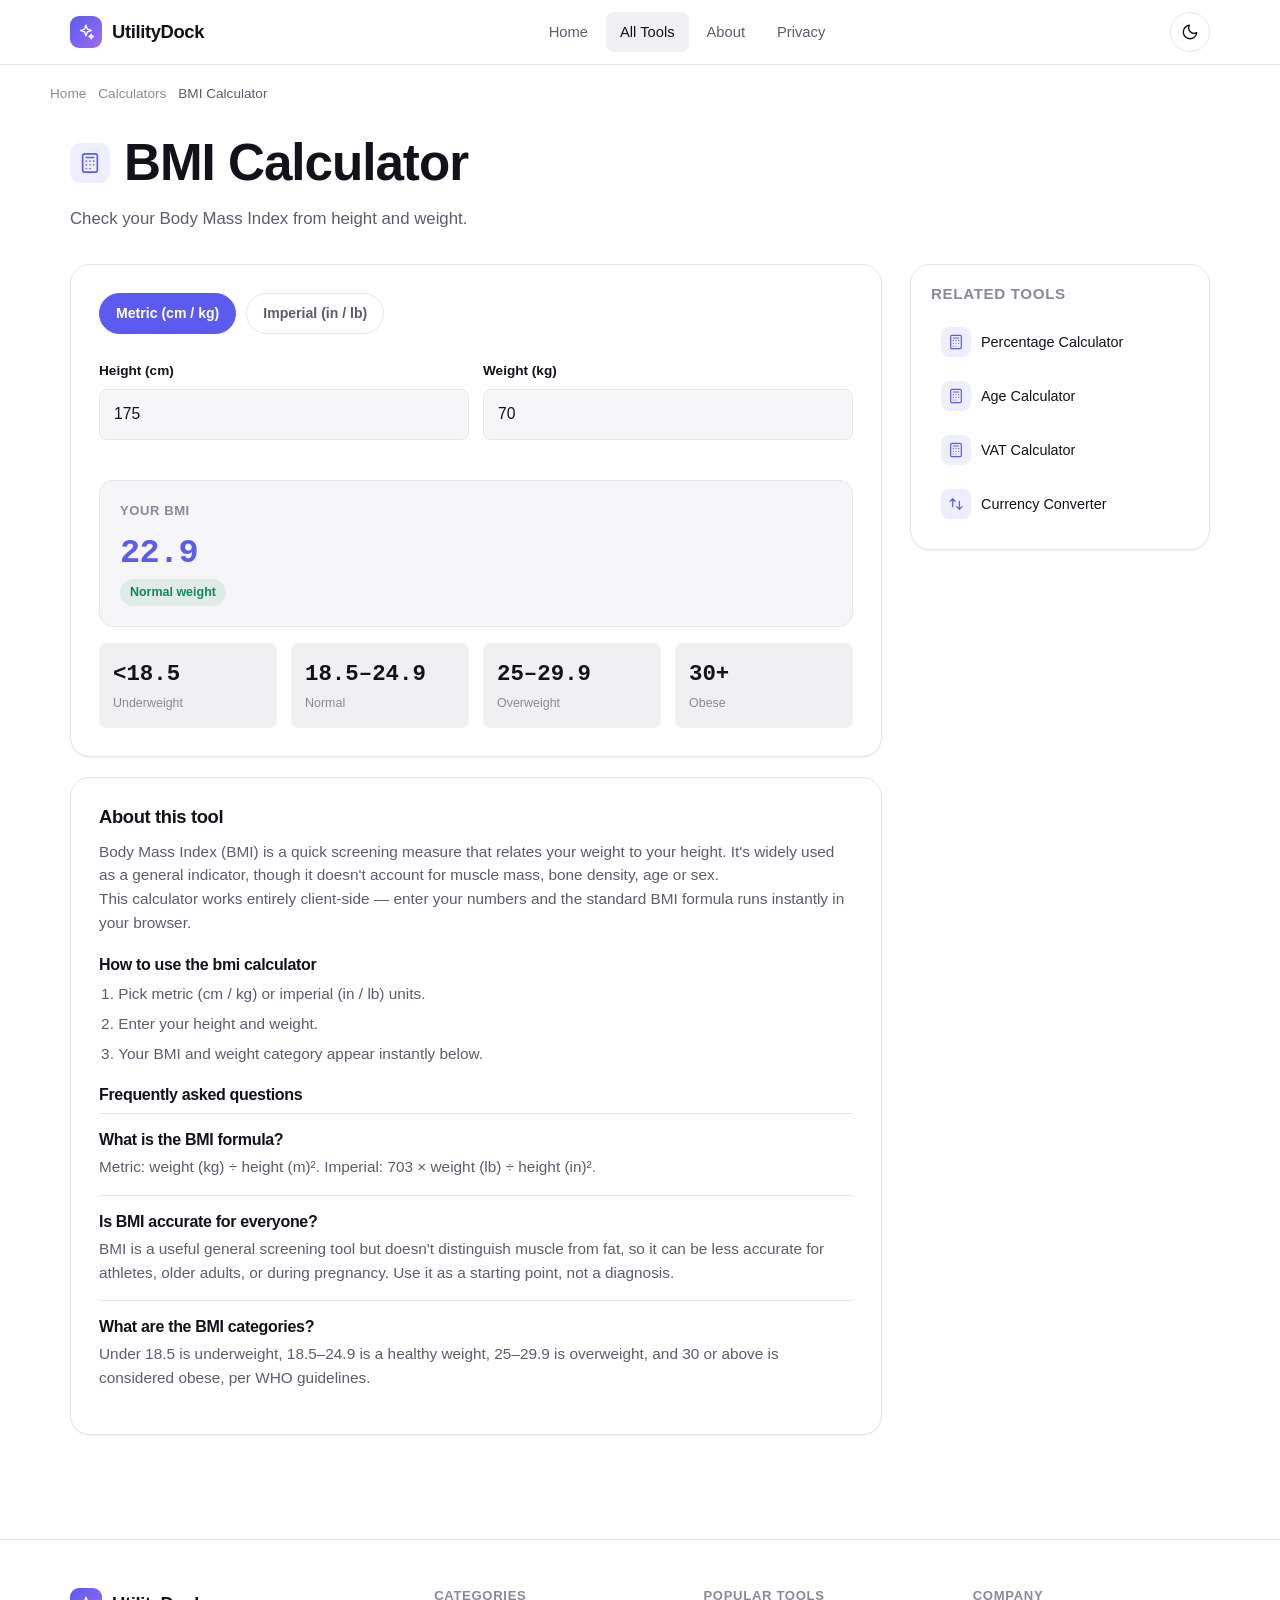
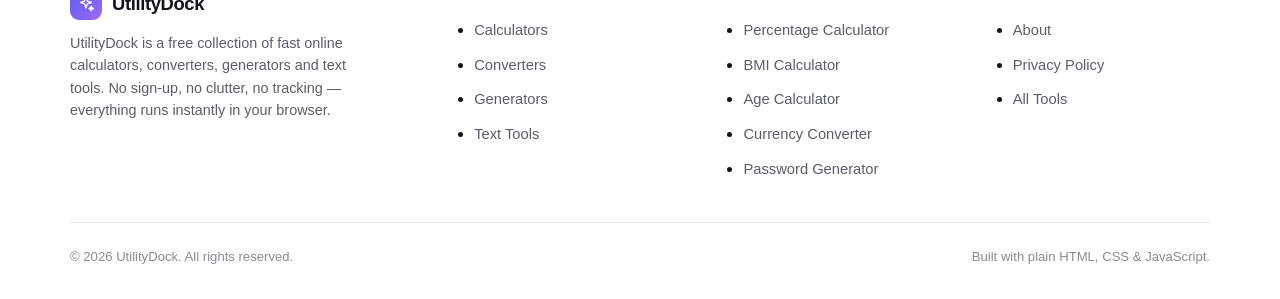
<file: tools/bmi-calculator.html>
<!DOCTYPE html>
<html lang="en" data-theme="light">
<head>
<meta charset="UTF-8">
  <meta name="viewport" content="width=device-width, initial-scale=1">
  <title>BMI Calculator — Free Online Tool | UtilityDock</title>
  <meta name="description" content="Check your Body Mass Index from height and weight. Free, fast, no sign-up — runs instantly in your browser.">
  <meta name="keywords" content="bmi body mass index weight height health metric imperial">
  <meta name="robots" content="index, follow">
  <link rel="canonical" href="https://utilitydock.github.io/tools/bmi-calculator.html">
  <meta name="theme-color" content="#5b5bf0">
  <link rel="icon" type="image/svg+xml" href="../assets/img/favicon.svg">
  <link rel="apple-touch-icon" href="../assets/img/favicon.svg">

  <meta property="og:type" content="website">
  <meta property="og:site_name" content="UtilityDock">
  <meta property="og:title" content="BMI Calculator — Free Online Tool | UtilityDock">
  <meta property="og:description" content="Check your Body Mass Index from height and weight. Free, fast, no sign-up — runs instantly in your browser.">
  <meta property="og:url" content="https://utilitydock.github.io/tools/bmi-calculator.html">
  <meta property="og:image" content="https://utilitydock.github.io/assets/img/og-image.svg">
  <meta name="twitter:card" content="summary_large_image">
  <meta name="twitter:title" content="BMI Calculator — Free Online Tool | UtilityDock">
  <meta name="twitter:description" content="Check your Body Mass Index from height and weight. Free, fast, no sign-up — runs instantly in your browser.">
  <meta name="twitter:image" content="https://utilitydock.github.io/assets/img/og-image.svg">

  <script>(function(){try{var t=localStorage.getItem("ud-theme");if(!t){t=window.matchMedia&&window.matchMedia("(prefers-color-scheme: dark)").matches?"dark":"light";}document.documentElement.setAttribute("data-theme",t);}catch(e){}})();</script>
  <link rel="stylesheet" href="../assets/css/style.css">
  
  <script type="application/ld+json">{"@context":"https://schema.org","@graph":[{"@type":"BreadcrumbList","itemListElement":[{"@type":"ListItem","position":1,"name":"Home","item":"https://utilitydock.github.io/index.html"},{"@type":"ListItem","position":2,"name":"Calculators","item":"https://utilitydock.github.io/index.html#cat-calculators"},{"@type":"ListItem","position":3,"name":"BMI Calculator","item":"https://utilitydock.github.io/tools/bmi-calculator.html"}]},{"@type":"WebApplication","name":"BMI Calculator","url":"https://utilitydock.github.io/tools/bmi-calculator.html","description":"Check your Body Mass Index from height and weight. Free, fast, no sign-up — runs instantly in your browser.","applicationCategory":"UtilityApplication","operatingSystem":"Any","browserRequirements":"Requires JavaScript","isAccessibleForFree":true,"offers":{"@type":"Offer","price":"0","priceCurrency":"USD"}},{"@type":"FAQPage","mainEntity":[{"@type":"Question","name":"What is the BMI formula?","acceptedAnswer":{"@type":"Answer","text":"Metric: weight (kg) ÷ height (m)². Imperial: 703 × weight (lb) ÷ height (in)²."}},{"@type":"Question","name":"Is BMI accurate for everyone?","acceptedAnswer":{"@type":"Answer","text":"BMI is a useful general screening tool but doesn't distinguish muscle from fat, so it can be less accurate for athletes, older adults, or during pregnancy. Use it as a starting point, not a diagnosis."}},{"@type":"Question","name":"What are the BMI categories?","acceptedAnswer":{"@type":"Answer","text":"Under 18.5 is underweight, 18.5–24.9 is a healthy weight, 25–29.9 is overweight, and 30 or above is considered obese, per WHO guidelines."}}]}]}</script>
</head>
<body>
<a class="skip-link" href="#main">Skip to content</a>
  <header class="site-header">
    <div class="container header-inner">
      <a class="brand" href="../index.html">
        <span class="brand-mark"><svg viewBox="0 0 24 24" fill="none" stroke="currentColor" stroke-width="1.8" stroke-linecap="round" stroke-linejoin="round" aria-hidden="true"><path d="M12 3l1.9 5.1L19 10l-5.1 1.9L12 17l-1.9-5.1L5 10l5.1-1.9L12 3z"/><path d="M19 15l.7 1.9L22 18l-2.3.9L19 21l-.7-2.1L16 18l2.3-.9L19 15z"/></svg></span>
        UtilityDock
      </a>
      <nav class="main-nav" id="main-nav" aria-label="Primary">
        <a href="../index.html">Home</a>
        <a href="../index.html#tools" aria-current="page">All Tools</a>
        <a href="../about.html">About</a>
        <a href="../privacy.html">Privacy</a>
      </nav>
      <div class="header-actions">
        <button type="button" class="btn-icon theme-toggle" data-theme-toggle aria-pressed="false" aria-label="Toggle dark mode">
          <span class="icon-sun"><svg viewBox="0 0 24 24" fill="none" stroke="currentColor" stroke-width="1.8" stroke-linecap="round" stroke-linejoin="round" aria-hidden="true"><circle cx="12" cy="12" r="4"/><path d="M12 2v2M12 20v2M4.93 4.93l1.41 1.41M17.66 17.66l1.41 1.41M2 12h2M20 12h2M4.93 19.07l1.41-1.41M17.66 6.34l1.41-1.41"/></svg></span>
          <span class="icon-moon"><svg viewBox="0 0 24 24" fill="none" stroke="currentColor" stroke-width="1.8" stroke-linecap="round" stroke-linejoin="round" aria-hidden="true"><path d="M21 12.8A9 9 0 1111.2 3 7.2 7.2 0 0021 12.8z"/></svg></span>
        </button>
        <button type="button" class="btn-icon nav-toggle" data-nav-toggle aria-expanded="false" aria-controls="main-nav" aria-label="Toggle menu">
          <svg viewBox="0 0 24 24" fill="none" stroke="currentColor" stroke-width="1.8" stroke-linecap="round" stroke-linejoin="round" aria-hidden="true"><line x1="4" y1="7" x2="20" y2="7"/><line x1="4" y1="12" x2="20" y2="12"/><line x1="4" y1="17" x2="20" y2="17"/></svg>
        </button>
      </div>
    </div>
  </header>
<main id="main">
<nav class="breadcrumbs container" aria-label="Breadcrumb"><a href="../index.html">Home</a><span class="sep"><svg viewBox="0 0 24 24" fill="none" stroke="currentColor" stroke-width="1.8" stroke-linecap="round" stroke-linejoin="round" aria-hidden="true"><path d="M9 18l6-6-6-6"/></svg></span>
    <a href="../index.html#cat-calculators">Calculators</a><span class="sep"><svg viewBox="0 0 24 24" fill="none" stroke="currentColor" stroke-width="1.8" stroke-linecap="round" stroke-linejoin="round" aria-hidden="true"><path d="M9 18l6-6-6-6"/></svg></span>
    <span aria-current="page">BMI Calculator</span></nav>
<div class="container">
  <div class="tool-header">
    <h1><span class="tool-card-icon"><svg viewBox="0 0 24 24" fill="none" stroke="currentColor" stroke-width="1.8" stroke-linecap="round" stroke-linejoin="round" aria-hidden="true"><rect x="4" y="2" width="16" height="20" rx="2"/><line x1="8" y1="6" x2="16" y2="6"/><line x1="8" y1="10" x2="8.01" y2="10"/><line x1="12" y1="10" x2="12.01" y2="10"/><line x1="16" y1="10" x2="16.01" y2="10"/><line x1="8" y1="14" x2="8.01" y2="14"/><line x1="12" y1="14" x2="12.01" y2="14"/><line x1="16" y1="14" x2="16.01" y2="14"/><line x1="8" y1="18" x2="8.01" y2="18"/><line x1="12" y1="18" x2="12.01" y2="18"/></svg></span>BMI Calculator</h1>
    <p class="lede">Check your Body Mass Index from height and weight.</p>
  </div>

  <div class="tool-layout with-sidebar">
    <div>
      <section class="panel" aria-label="BMI Calculator tool">
        
      <div class="field">
        <div class="radio-group" role="radiogroup" aria-label="Units">
          <label class="radio-pill"><input type="radio" name="bmi-unit" value="metric" checked><span>Metric (cm / kg)</span></label>
          <label class="radio-pill"><input type="radio" name="bmi-unit" value="imperial"><span>Imperial (in / lb)</span></label>
        </div>
      </div>
      <div class="field-row">
        <div class="field"><label for="bmi-height" id="bmi-height-label">Height (cm)</label><input type="number" id="bmi-height" value="175" inputmode="decimal"></div>
        <div class="field"><label for="bmi-weight" id="bmi-weight-label">Weight (kg)</label><input type="number" id="bmi-weight" value="70" inputmode="decimal"></div>
      </div>
      <div class="result">
        <div class="result-label">Your BMI</div>
        <div class="result-value" id="bmi-result">22.9</div>
        <span class="badge-strength strength-fair" id="bmi-category">Normal weight</span>
      </div>
      <div class="result-grid">
        <div class="result-item"><div class="n">&lt;18.5</div><div class="l">Underweight</div></div>
        <div class="result-item"><div class="n">18.5–24.9</div><div class="l">Normal</div></div>
        <div class="result-item"><div class="n">25–29.9</div><div class="l">Overweight</div></div>
        <div class="result-item"><div class="n">30+</div><div class="l">Obese</div></div>
      </div>
      </section>

      <section class="panel info-block">
        <h2>About this tool</h2>
        <p>Body Mass Index (BMI) is a quick screening measure that relates your weight to your height. It's widely used as a general indicator, though it doesn't account for muscle mass, bone density, age or sex.</p>
        <p>This calculator works entirely client-side — enter your numbers and the standard BMI formula runs instantly in your browser.</p>
        <h3>How to use the bmi calculator</h3>
        <ol>
          <li>Pick metric (cm / kg) or imperial (in / lb) units.</li>
          <li>Enter your height and weight.</li>
          <li>Your BMI and weight category appear instantly below.</li>
        </ol>
        <h3>Frequently asked questions</h3>
        <div class="faq-item"><h3>What is the BMI formula?</h3><p>Metric: weight (kg) ÷ height (m)². Imperial: 703 × weight (lb) ÷ height (in)².</p></div>
        <div class="faq-item"><h3>Is BMI accurate for everyone?</h3><p>BMI is a useful general screening tool but doesn't distinguish muscle from fat, so it can be less accurate for athletes, older adults, or during pregnancy. Use it as a starting point, not a diagnosis.</p></div>
        <div class="faq-item"><h3>What are the BMI categories?</h3><p>Under 18.5 is underweight, 18.5–24.9 is a healthy weight, 25–29.9 is overweight, and 30 or above is considered obese, per WHO guidelines.</p></div>
      </section>
    </div>

    <aside class="sidebar">
      <div class="panel">
        <h2>Related tools</h2>
        <div class="related-list">
          <a href="percentage-calculator.html"><span class="tool-card-icon"><svg viewBox="0 0 24 24" fill="none" stroke="currentColor" stroke-width="1.8" stroke-linecap="round" stroke-linejoin="round" aria-hidden="true"><rect x="4" y="2" width="16" height="20" rx="2"/><line x1="8" y1="6" x2="16" y2="6"/><line x1="8" y1="10" x2="8.01" y2="10"/><line x1="12" y1="10" x2="12.01" y2="10"/><line x1="16" y1="10" x2="16.01" y2="10"/><line x1="8" y1="14" x2="8.01" y2="14"/><line x1="12" y1="14" x2="12.01" y2="14"/><line x1="16" y1="14" x2="16.01" y2="14"/><line x1="8" y1="18" x2="8.01" y2="18"/><line x1="12" y1="18" x2="12.01" y2="18"/></svg></span>Percentage Calculator</a>
          <a href="age-calculator.html"><span class="tool-card-icon"><svg viewBox="0 0 24 24" fill="none" stroke="currentColor" stroke-width="1.8" stroke-linecap="round" stroke-linejoin="round" aria-hidden="true"><rect x="4" y="2" width="16" height="20" rx="2"/><line x1="8" y1="6" x2="16" y2="6"/><line x1="8" y1="10" x2="8.01" y2="10"/><line x1="12" y1="10" x2="12.01" y2="10"/><line x1="16" y1="10" x2="16.01" y2="10"/><line x1="8" y1="14" x2="8.01" y2="14"/><line x1="12" y1="14" x2="12.01" y2="14"/><line x1="16" y1="14" x2="16.01" y2="14"/><line x1="8" y1="18" x2="8.01" y2="18"/><line x1="12" y1="18" x2="12.01" y2="18"/></svg></span>Age Calculator</a>
          <a href="vat-calculator.html"><span class="tool-card-icon"><svg viewBox="0 0 24 24" fill="none" stroke="currentColor" stroke-width="1.8" stroke-linecap="round" stroke-linejoin="round" aria-hidden="true"><rect x="4" y="2" width="16" height="20" rx="2"/><line x1="8" y1="6" x2="16" y2="6"/><line x1="8" y1="10" x2="8.01" y2="10"/><line x1="12" y1="10" x2="12.01" y2="10"/><line x1="16" y1="10" x2="16.01" y2="10"/><line x1="8" y1="14" x2="8.01" y2="14"/><line x1="12" y1="14" x2="12.01" y2="14"/><line x1="16" y1="14" x2="16.01" y2="14"/><line x1="8" y1="18" x2="8.01" y2="18"/><line x1="12" y1="18" x2="12.01" y2="18"/></svg></span>VAT Calculator</a>
          <a href="currency-converter.html"><span class="tool-card-icon"><svg viewBox="0 0 24 24" fill="none" stroke="currentColor" stroke-width="1.8" stroke-linecap="round" stroke-linejoin="round" aria-hidden="true"><path d="M7 16V4M7 4L3 8M7 4l4 4"/><path d="M17 8v12M17 20l4-4M17 20l-4-4"/></svg></span>Currency Converter</a>
        </div>
      </div>
    </aside>
  </div>
</div>
</main>
<footer class="site-footer">
    <div class="container">
      <div class="footer-grid">
        <div class="footer-brand">
          <a class="brand" href="../index.html">
            <span class="brand-mark"><svg viewBox="0 0 24 24" fill="none" stroke="currentColor" stroke-width="1.8" stroke-linecap="round" stroke-linejoin="round" aria-hidden="true"><path d="M12 3l1.9 5.1L19 10l-5.1 1.9L12 17l-1.9-5.1L5 10l5.1-1.9L12 3z"/><path d="M19 15l.7 1.9L22 18l-2.3.9L19 21l-.7-2.1L16 18l2.3-.9L19 15z"/></svg></span>
            UtilityDock
          </a>
          <p>UtilityDock is a free collection of fast online calculators, converters, generators and text tools. No sign-up, no clutter, no tracking — everything runs instantly in your browser.</p>
        </div>
        <div class="footer-col">
          <h4>Categories</h4>
          <ul>
            <li><a href="../index.html#cat-calculators">Calculators</a></li>
            <li><a href="../index.html#cat-converters">Converters</a></li>
            <li><a href="../index.html#cat-generators">Generators</a></li>
            <li><a href="../index.html#cat-text-tools">Text Tools</a></li>
          </ul>
        </div>
        <div class="footer-col">
          <h4>Popular tools</h4>
          <ul>
            <li><a href="../tools/percentage-calculator.html">Percentage Calculator</a></li>
            <li><a href="../tools/bmi-calculator.html">BMI Calculator</a></li>
            <li><a href="../tools/age-calculator.html">Age Calculator</a></li>
            <li><a href="../tools/currency-converter.html">Currency Converter</a></li>
            <li><a href="../tools/password-generator.html">Password Generator</a></li>
          </ul>
        </div>
        <div class="footer-col">
          <h4>Company</h4>
          <ul>
            <li><a href="../about.html">About</a></li>
            <li><a href="../privacy.html">Privacy Policy</a></li>
            <li><a href="../index.html#tools">All Tools</a></li>
          </ul>
        </div>
      </div>
      <div class="footer-bottom">
        <span>© <span data-year>2026</span> UtilityDock. All rights reserved.</span>
        <span>Built with plain HTML, CSS &amp; JavaScript.</span>
      </div>
    </div>
  </footer>
<script src="../assets/js/script.js" defer></script>
<script>document.addEventListener("DOMContentLoaded",function(){
      var unit = "metric";
      var hLabel = document.getElementById("bmi-height-label");
      var wLabel = document.getElementById("bmi-weight-label");
      var hInput = document.getElementById("bmi-height");
      var wInput = document.getElementById("bmi-weight");
      var resultEl = document.getElementById("bmi-result");
      var catEl = document.getElementById("bmi-category");

      document.querySelectorAll('input[name="bmi-unit"]').forEach(function (r) {
        r.addEventListener("change", function () {
          unit = r.value;
          if (unit === "metric") {
            hLabel.textContent = "Height (cm)"; wLabel.textContent = "Weight (kg)";
            hInput.value = 175; wInput.value = 70;
          } else {
            hLabel.textContent = "Height (in)"; wLabel.textContent = "Weight (lb)";
            hInput.value = 69; wInput.value = 154;
          }
          recalc();
        });
      });

      function recalc() {
        var h = parseFloat(hInput.value) || 0;
        var w = parseFloat(wInput.value) || 0;
        var bmi = 0;
        if (unit === "metric") {
          var m = h / 100;
          bmi = m > 0 ? w / (m * m) : 0;
        } else {
          bmi = h > 0 ? (703 * w) / (h * h) : 0;
        }
        bmi = Math.round(bmi * 10) / 10;
        resultEl.textContent = bmi || "0";
        var cat = "Underweight", cls = "strength-weak";
        if (bmi >= 18.5 && bmi < 25) { cat = "Normal weight"; cls = "strength-strong"; }
        else if (bmi >= 25 && bmi < 30) { cat = "Overweight"; cls = "strength-fair"; }
        else if (bmi >= 30) { cat = "Obese"; cls = "strength-weak"; }
        catEl.textContent = cat;
        catEl.className = "badge-strength " + cls;
      }
      hInput.addEventListener("input", recalc);
      wInput.addEventListener("input", recalc);
      recalc();});</script>
</body>
</html>
</file>
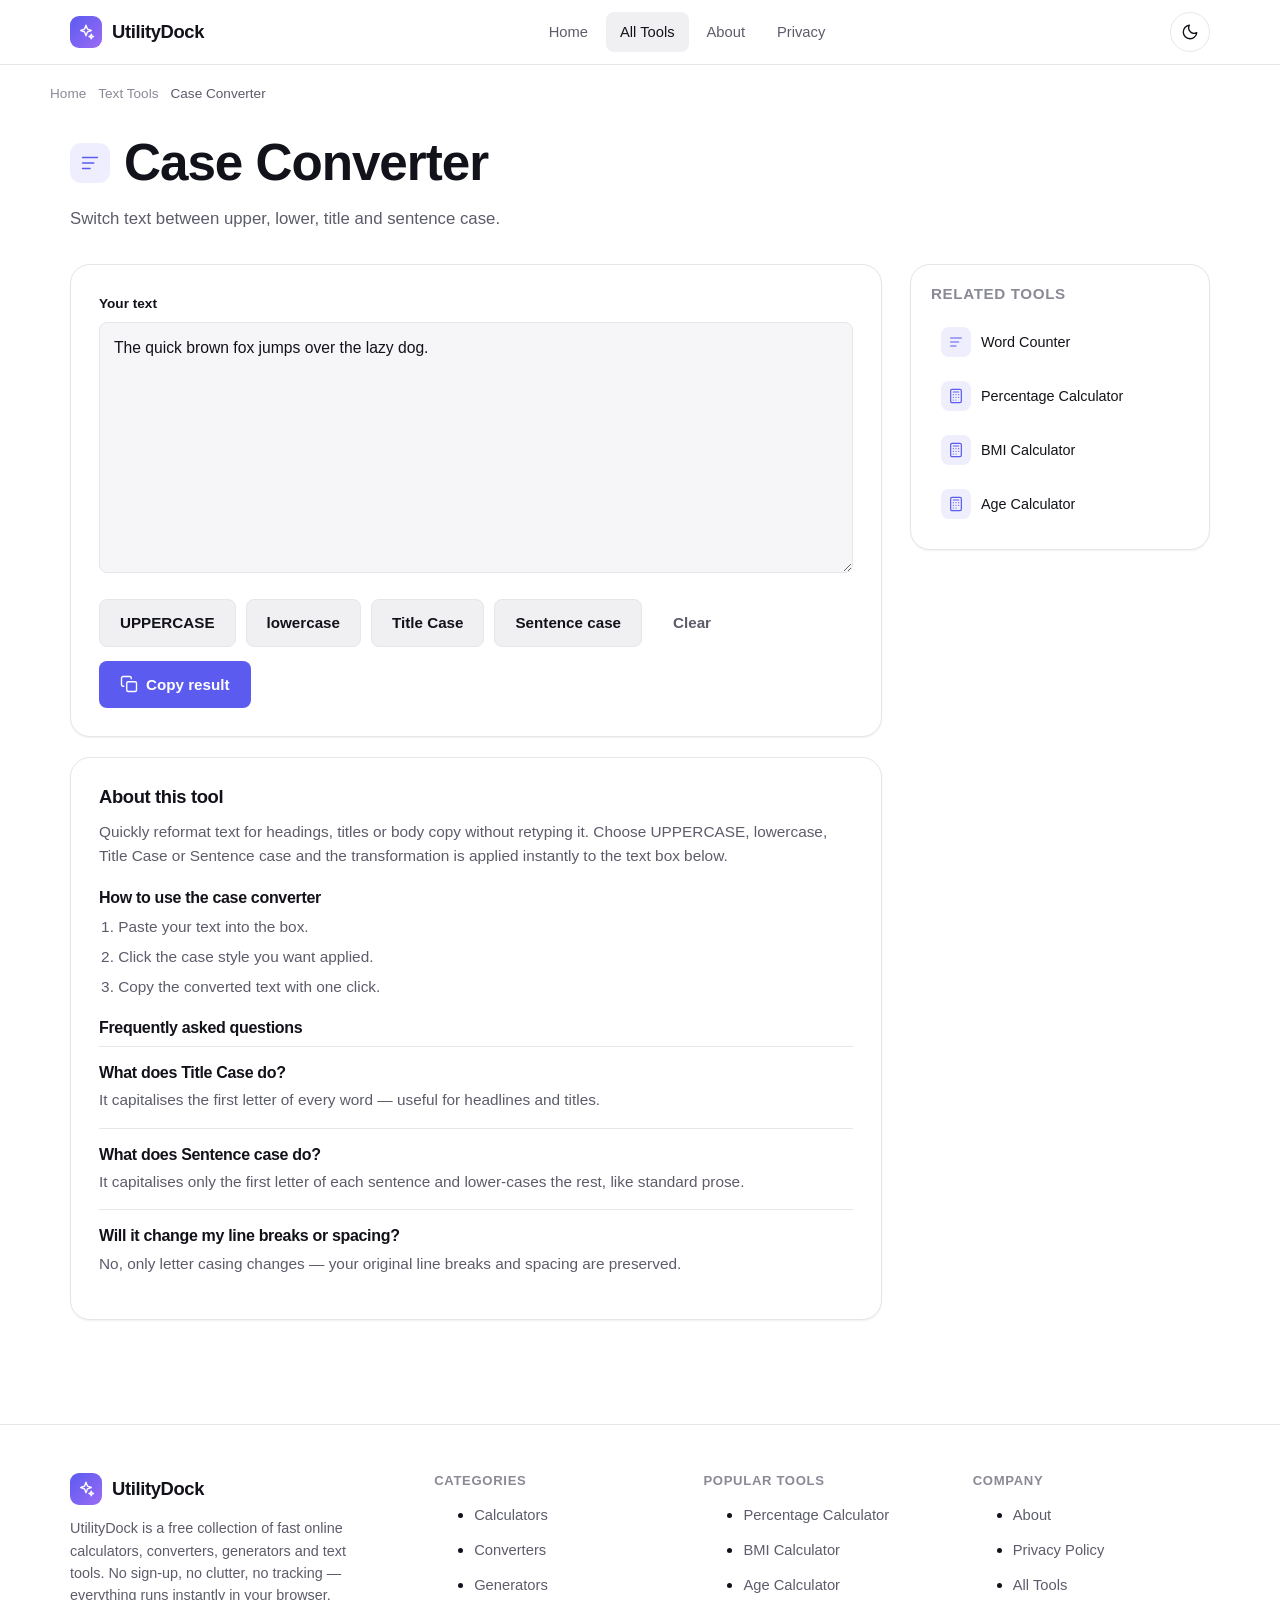
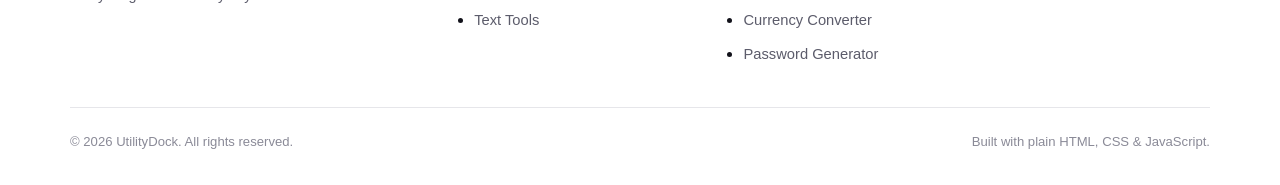
<file: tools/case-converter.html>
<!DOCTYPE html>
<html lang="en" data-theme="light">
<head>
<meta charset="UTF-8">
  <meta name="viewport" content="width=device-width, initial-scale=1">
  <title>Case Converter — Free Online Tool | UtilityDock</title>
  <meta name="description" content="Switch text between upper, lower, title and sentence case. Free, fast, no sign-up — runs instantly in your browser.">
  <meta name="keywords" content="case converter uppercase lowercase title case sentence case capitalize">
  <meta name="robots" content="index, follow">
  <link rel="canonical" href="https://utilitydock.github.io/tools/case-converter.html">
  <meta name="theme-color" content="#5b5bf0">
  <link rel="icon" type="image/svg+xml" href="../assets/img/favicon.svg">
  <link rel="apple-touch-icon" href="../assets/img/favicon.svg">

  <meta property="og:type" content="website">
  <meta property="og:site_name" content="UtilityDock">
  <meta property="og:title" content="Case Converter — Free Online Tool | UtilityDock">
  <meta property="og:description" content="Switch text between upper, lower, title and sentence case. Free, fast, no sign-up — runs instantly in your browser.">
  <meta property="og:url" content="https://utilitydock.github.io/tools/case-converter.html">
  <meta property="og:image" content="https://utilitydock.github.io/assets/img/og-image.svg">
  <meta name="twitter:card" content="summary_large_image">
  <meta name="twitter:title" content="Case Converter — Free Online Tool | UtilityDock">
  <meta name="twitter:description" content="Switch text between upper, lower, title and sentence case. Free, fast, no sign-up — runs instantly in your browser.">
  <meta name="twitter:image" content="https://utilitydock.github.io/assets/img/og-image.svg">

  <script>(function(){try{var t=localStorage.getItem("ud-theme");if(!t){t=window.matchMedia&&window.matchMedia("(prefers-color-scheme: dark)").matches?"dark":"light";}document.documentElement.setAttribute("data-theme",t);}catch(e){}})();</script>
  <link rel="stylesheet" href="../assets/css/style.css">
  
  <script type="application/ld+json">{"@context":"https://schema.org","@graph":[{"@type":"BreadcrumbList","itemListElement":[{"@type":"ListItem","position":1,"name":"Home","item":"https://utilitydock.github.io/index.html"},{"@type":"ListItem","position":2,"name":"Text Tools","item":"https://utilitydock.github.io/index.html#cat-text-tools"},{"@type":"ListItem","position":3,"name":"Case Converter","item":"https://utilitydock.github.io/tools/case-converter.html"}]},{"@type":"WebApplication","name":"Case Converter","url":"https://utilitydock.github.io/tools/case-converter.html","description":"Switch text between upper, lower, title and sentence case. Free, fast, no sign-up — runs instantly in your browser.","applicationCategory":"UtilityApplication","operatingSystem":"Any","browserRequirements":"Requires JavaScript","isAccessibleForFree":true,"offers":{"@type":"Offer","price":"0","priceCurrency":"USD"}},{"@type":"FAQPage","mainEntity":[{"@type":"Question","name":"What does Title Case do?","acceptedAnswer":{"@type":"Answer","text":"It capitalises the first letter of every word — useful for headlines and titles."}},{"@type":"Question","name":"What does Sentence case do?","acceptedAnswer":{"@type":"Answer","text":"It capitalises only the first letter of each sentence and lower-cases the rest, like standard prose."}},{"@type":"Question","name":"Will it change my line breaks or spacing?","acceptedAnswer":{"@type":"Answer","text":"No, only letter casing changes — your original line breaks and spacing are preserved."}}]}]}</script>
</head>
<body>
<a class="skip-link" href="#main">Skip to content</a>
  <header class="site-header">
    <div class="container header-inner">
      <a class="brand" href="../index.html">
        <span class="brand-mark"><svg viewBox="0 0 24 24" fill="none" stroke="currentColor" stroke-width="1.8" stroke-linecap="round" stroke-linejoin="round" aria-hidden="true"><path d="M12 3l1.9 5.1L19 10l-5.1 1.9L12 17l-1.9-5.1L5 10l5.1-1.9L12 3z"/><path d="M19 15l.7 1.9L22 18l-2.3.9L19 21l-.7-2.1L16 18l2.3-.9L19 15z"/></svg></span>
        UtilityDock
      </a>
      <nav class="main-nav" id="main-nav" aria-label="Primary">
        <a href="../index.html">Home</a>
        <a href="../index.html#tools" aria-current="page">All Tools</a>
        <a href="../about.html">About</a>
        <a href="../privacy.html">Privacy</a>
      </nav>
      <div class="header-actions">
        <button type="button" class="btn-icon theme-toggle" data-theme-toggle aria-pressed="false" aria-label="Toggle dark mode">
          <span class="icon-sun"><svg viewBox="0 0 24 24" fill="none" stroke="currentColor" stroke-width="1.8" stroke-linecap="round" stroke-linejoin="round" aria-hidden="true"><circle cx="12" cy="12" r="4"/><path d="M12 2v2M12 20v2M4.93 4.93l1.41 1.41M17.66 17.66l1.41 1.41M2 12h2M20 12h2M4.93 19.07l1.41-1.41M17.66 6.34l1.41-1.41"/></svg></span>
          <span class="icon-moon"><svg viewBox="0 0 24 24" fill="none" stroke="currentColor" stroke-width="1.8" stroke-linecap="round" stroke-linejoin="round" aria-hidden="true"><path d="M21 12.8A9 9 0 1111.2 3 7.2 7.2 0 0021 12.8z"/></svg></span>
        </button>
        <button type="button" class="btn-icon nav-toggle" data-nav-toggle aria-expanded="false" aria-controls="main-nav" aria-label="Toggle menu">
          <svg viewBox="0 0 24 24" fill="none" stroke="currentColor" stroke-width="1.8" stroke-linecap="round" stroke-linejoin="round" aria-hidden="true"><line x1="4" y1="7" x2="20" y2="7"/><line x1="4" y1="12" x2="20" y2="12"/><line x1="4" y1="17" x2="20" y2="17"/></svg>
        </button>
      </div>
    </div>
  </header>
<main id="main">
<nav class="breadcrumbs container" aria-label="Breadcrumb"><a href="../index.html">Home</a><span class="sep"><svg viewBox="0 0 24 24" fill="none" stroke="currentColor" stroke-width="1.8" stroke-linecap="round" stroke-linejoin="round" aria-hidden="true"><path d="M9 18l6-6-6-6"/></svg></span>
    <a href="../index.html#cat-text-tools">Text Tools</a><span class="sep"><svg viewBox="0 0 24 24" fill="none" stroke="currentColor" stroke-width="1.8" stroke-linecap="round" stroke-linejoin="round" aria-hidden="true"><path d="M9 18l6-6-6-6"/></svg></span>
    <span aria-current="page">Case Converter</span></nav>
<div class="container">
  <div class="tool-header">
    <h1><span class="tool-card-icon"><svg viewBox="0 0 24 24" fill="none" stroke="currentColor" stroke-width="1.8" stroke-linecap="round" stroke-linejoin="round" aria-hidden="true"><line x1="4" y1="6" x2="20" y2="6"/><line x1="4" y1="12" x2="16" y2="12"/><line x1="4" y1="18" x2="12" y2="18"/></svg></span>Case Converter</h1>
    <p class="lede">Switch text between upper, lower, title and sentence case.</p>
  </div>

  <div class="tool-layout with-sidebar">
    <div>
      <section class="panel" aria-label="Case Converter tool">
        
      <div class="field">
        <label for="cc-text">Your text</label>
        <textarea id="cc-text" rows="9" placeholder="Type or paste text, then choose a case style…">The quick brown fox jumps over the lazy dog.</textarea>
      </div>
      <div class="row">
        <button type="button" class="btn btn-secondary" data-case="upper">UPPERCASE</button>
        <button type="button" class="btn btn-secondary" data-case="lower">lowercase</button>
        <button type="button" class="btn btn-secondary" data-case="title">Title Case</button>
        <button type="button" class="btn btn-secondary" data-case="sentence">Sentence case</button>
        <button type="button" class="btn btn-ghost" id="cc-clear">Clear</button>
      </div>
      <div class="row" style="margin-top:14px">
        <button type="button" class="btn btn-primary" data-copy-target="#cc-text"><svg viewBox="0 0 24 24" fill="none" stroke="currentColor" stroke-width="1.8" stroke-linecap="round" stroke-linejoin="round" aria-hidden="true"><rect x="9" y="9" width="13" height="13" rx="2"/><path d="M5 15H4a2 2 0 01-2-2V4a2 2 0 012-2h9a2 2 0 012 2v1"/></svg><span>Copy result</span></button>
      </div>
      </section>

      <section class="panel info-block">
        <h2>About this tool</h2>
        <p>Quickly reformat text for headings, titles or body copy without retyping it. Choose UPPERCASE, lowercase, Title Case or Sentence case and the transformation is applied instantly to the text box below.</p>
        <h3>How to use the case converter</h3>
        <ol>
          <li>Paste your text into the box.</li>
          <li>Click the case style you want applied.</li>
          <li>Copy the converted text with one click.</li>
        </ol>
        <h3>Frequently asked questions</h3>
        <div class="faq-item"><h3>What does Title Case do?</h3><p>It capitalises the first letter of every word — useful for headlines and titles.</p></div>
        <div class="faq-item"><h3>What does Sentence case do?</h3><p>It capitalises only the first letter of each sentence and lower-cases the rest, like standard prose.</p></div>
        <div class="faq-item"><h3>Will it change my line breaks or spacing?</h3><p>No, only letter casing changes — your original line breaks and spacing are preserved.</p></div>
      </section>
    </div>

    <aside class="sidebar">
      <div class="panel">
        <h2>Related tools</h2>
        <div class="related-list">
          <a href="word-counter.html"><span class="tool-card-icon"><svg viewBox="0 0 24 24" fill="none" stroke="currentColor" stroke-width="1.8" stroke-linecap="round" stroke-linejoin="round" aria-hidden="true"><line x1="4" y1="6" x2="20" y2="6"/><line x1="4" y1="12" x2="16" y2="12"/><line x1="4" y1="18" x2="12" y2="18"/></svg></span>Word Counter</a>
          <a href="percentage-calculator.html"><span class="tool-card-icon"><svg viewBox="0 0 24 24" fill="none" stroke="currentColor" stroke-width="1.8" stroke-linecap="round" stroke-linejoin="round" aria-hidden="true"><rect x="4" y="2" width="16" height="20" rx="2"/><line x1="8" y1="6" x2="16" y2="6"/><line x1="8" y1="10" x2="8.01" y2="10"/><line x1="12" y1="10" x2="12.01" y2="10"/><line x1="16" y1="10" x2="16.01" y2="10"/><line x1="8" y1="14" x2="8.01" y2="14"/><line x1="12" y1="14" x2="12.01" y2="14"/><line x1="16" y1="14" x2="16.01" y2="14"/><line x1="8" y1="18" x2="8.01" y2="18"/><line x1="12" y1="18" x2="12.01" y2="18"/></svg></span>Percentage Calculator</a>
          <a href="bmi-calculator.html"><span class="tool-card-icon"><svg viewBox="0 0 24 24" fill="none" stroke="currentColor" stroke-width="1.8" stroke-linecap="round" stroke-linejoin="round" aria-hidden="true"><rect x="4" y="2" width="16" height="20" rx="2"/><line x1="8" y1="6" x2="16" y2="6"/><line x1="8" y1="10" x2="8.01" y2="10"/><line x1="12" y1="10" x2="12.01" y2="10"/><line x1="16" y1="10" x2="16.01" y2="10"/><line x1="8" y1="14" x2="8.01" y2="14"/><line x1="12" y1="14" x2="12.01" y2="14"/><line x1="16" y1="14" x2="16.01" y2="14"/><line x1="8" y1="18" x2="8.01" y2="18"/><line x1="12" y1="18" x2="12.01" y2="18"/></svg></span>BMI Calculator</a>
          <a href="age-calculator.html"><span class="tool-card-icon"><svg viewBox="0 0 24 24" fill="none" stroke="currentColor" stroke-width="1.8" stroke-linecap="round" stroke-linejoin="round" aria-hidden="true"><rect x="4" y="2" width="16" height="20" rx="2"/><line x1="8" y1="6" x2="16" y2="6"/><line x1="8" y1="10" x2="8.01" y2="10"/><line x1="12" y1="10" x2="12.01" y2="10"/><line x1="16" y1="10" x2="16.01" y2="10"/><line x1="8" y1="14" x2="8.01" y2="14"/><line x1="12" y1="14" x2="12.01" y2="14"/><line x1="16" y1="14" x2="16.01" y2="14"/><line x1="8" y1="18" x2="8.01" y2="18"/><line x1="12" y1="18" x2="12.01" y2="18"/></svg></span>Age Calculator</a>
        </div>
      </div>
    </aside>
  </div>
</div>
</main>
<footer class="site-footer">
    <div class="container">
      <div class="footer-grid">
        <div class="footer-brand">
          <a class="brand" href="../index.html">
            <span class="brand-mark"><svg viewBox="0 0 24 24" fill="none" stroke="currentColor" stroke-width="1.8" stroke-linecap="round" stroke-linejoin="round" aria-hidden="true"><path d="M12 3l1.9 5.1L19 10l-5.1 1.9L12 17l-1.9-5.1L5 10l5.1-1.9L12 3z"/><path d="M19 15l.7 1.9L22 18l-2.3.9L19 21l-.7-2.1L16 18l2.3-.9L19 15z"/></svg></span>
            UtilityDock
          </a>
          <p>UtilityDock is a free collection of fast online calculators, converters, generators and text tools. No sign-up, no clutter, no tracking — everything runs instantly in your browser.</p>
        </div>
        <div class="footer-col">
          <h4>Categories</h4>
          <ul>
            <li><a href="../index.html#cat-calculators">Calculators</a></li>
            <li><a href="../index.html#cat-converters">Converters</a></li>
            <li><a href="../index.html#cat-generators">Generators</a></li>
            <li><a href="../index.html#cat-text-tools">Text Tools</a></li>
          </ul>
        </div>
        <div class="footer-col">
          <h4>Popular tools</h4>
          <ul>
            <li><a href="../tools/percentage-calculator.html">Percentage Calculator</a></li>
            <li><a href="../tools/bmi-calculator.html">BMI Calculator</a></li>
            <li><a href="../tools/age-calculator.html">Age Calculator</a></li>
            <li><a href="../tools/currency-converter.html">Currency Converter</a></li>
            <li><a href="../tools/password-generator.html">Password Generator</a></li>
          </ul>
        </div>
        <div class="footer-col">
          <h4>Company</h4>
          <ul>
            <li><a href="../about.html">About</a></li>
            <li><a href="../privacy.html">Privacy Policy</a></li>
            <li><a href="../index.html#tools">All Tools</a></li>
          </ul>
        </div>
      </div>
      <div class="footer-bottom">
        <span>© <span data-year>2026</span> UtilityDock. All rights reserved.</span>
        <span>Built with plain HTML, CSS &amp; JavaScript.</span>
      </div>
    </div>
  </footer>
<script src="../assets/js/script.js" defer></script>
<script>document.addEventListener("DOMContentLoaded",function(){
      var textArea = document.getElementById("cc-text");
      function toTitle(s) { return s.toLowerCase().replace(/\b\w/g, function (c) { return c.toUpperCase(); }); }
      function toSentence(s) {
        var lower = s.toLowerCase();
        return lower.replace(/(^\s*\w|[.!?]\s+\w)/g, function (c) { return c.toUpperCase(); });
      }
      document.querySelectorAll("[data-case]").forEach(function (btn) {
        btn.addEventListener("click", function () {
          var mode = btn.getAttribute("data-case");
          var v = textArea.value;
          if (mode === "upper") textArea.value = v.toUpperCase();
          else if (mode === "lower") textArea.value = v.toLowerCase();
          else if (mode === "title") textArea.value = toTitle(v);
          else if (mode === "sentence") textArea.value = toSentence(v);
        });
      });
      document.getElementById("cc-clear").addEventListener("click", function () { textArea.value = ""; textArea.focus(); });});</script>
</body>
</html>
</file>
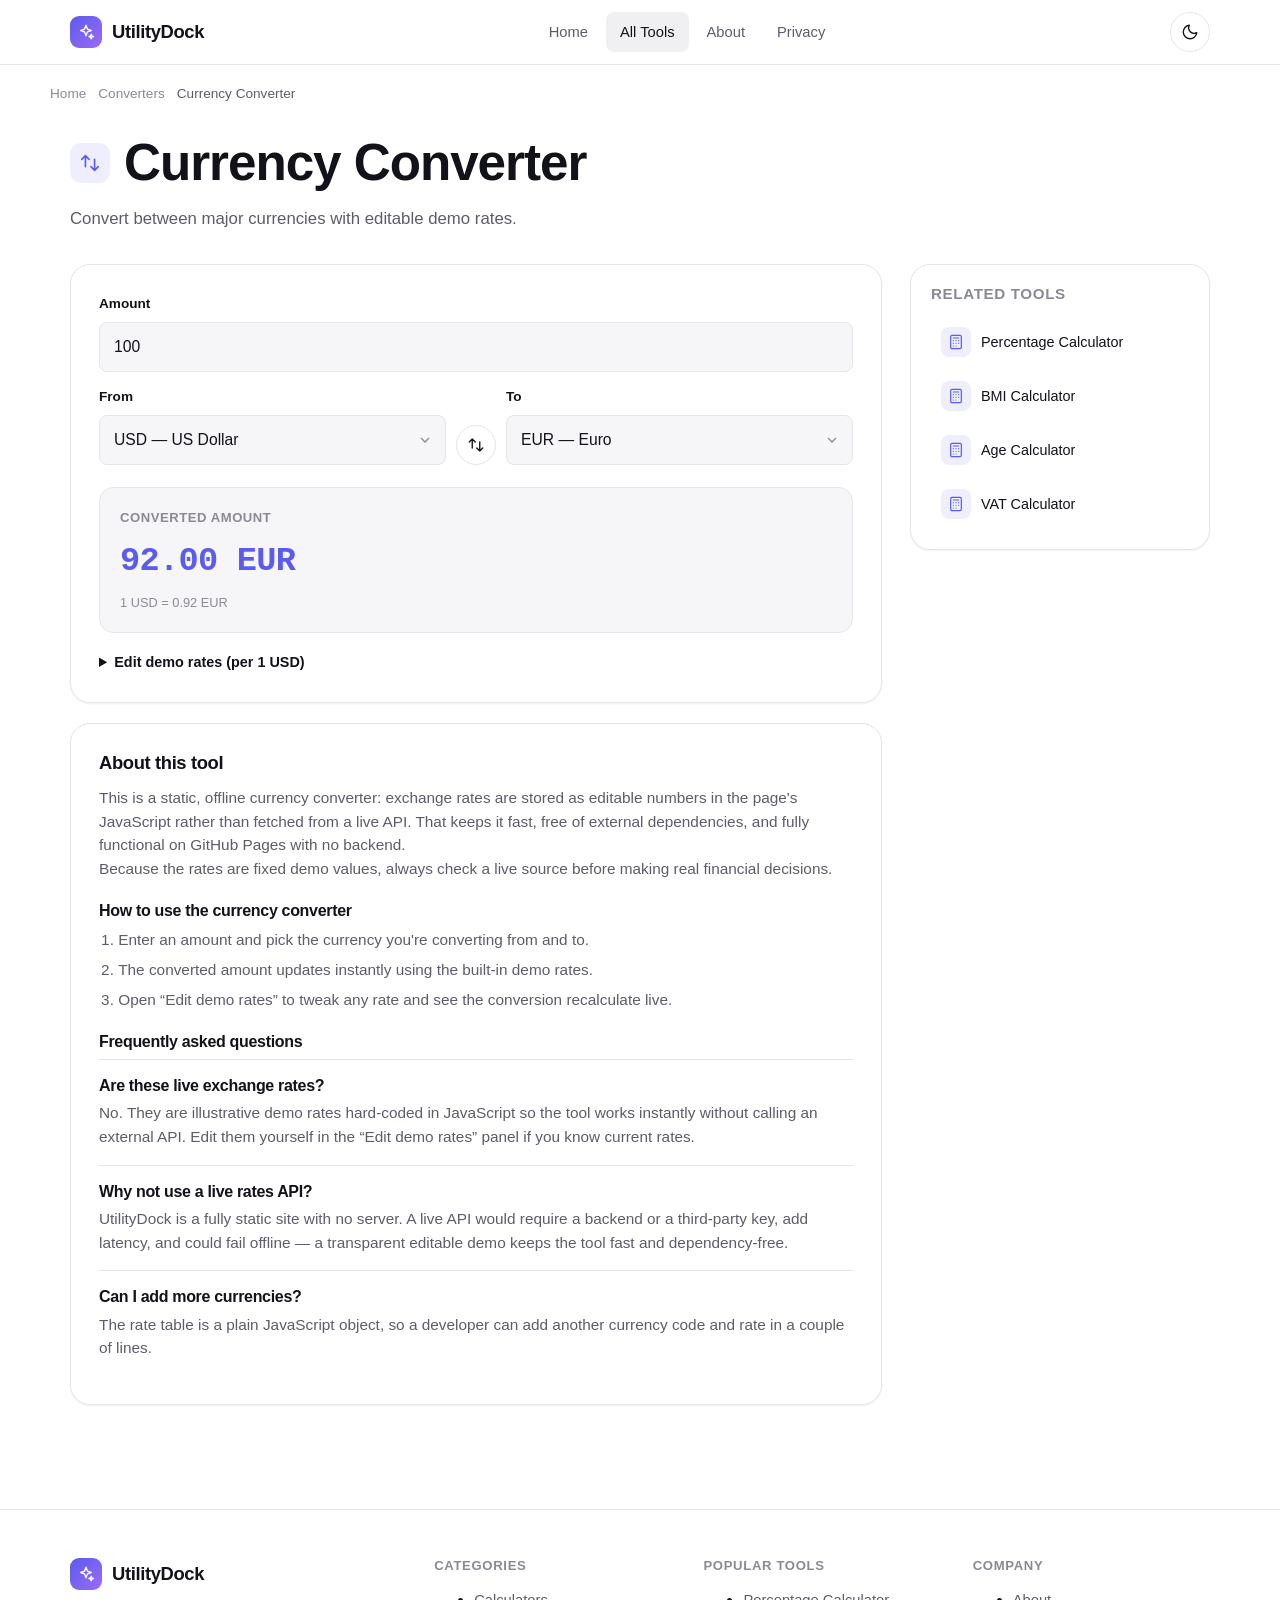
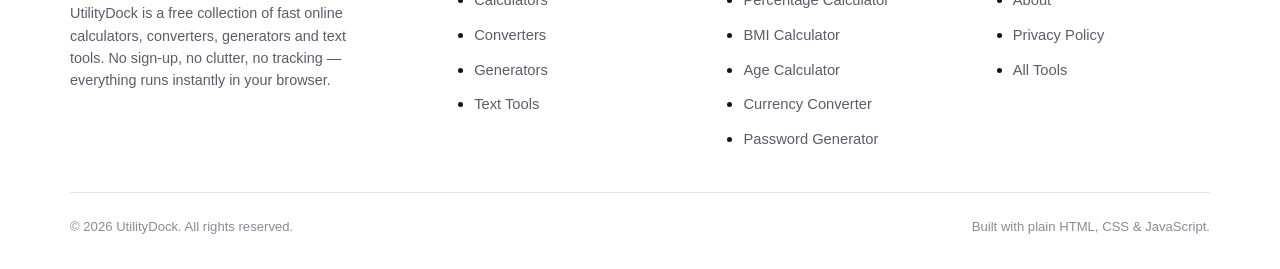
<file: tools/currency-converter.html>
<!DOCTYPE html>
<html lang="en" data-theme="light">
<head>
<meta charset="UTF-8">
  <meta name="viewport" content="width=device-width, initial-scale=1">
  <title>Currency Converter — Free Online Tool | UtilityDock</title>
  <meta name="description" content="Convert between major currencies with editable demo rates. Free, fast, no sign-up — runs instantly in your browser.">
  <meta name="keywords" content="currency exchange rate money convert usd eur gbp jpy">
  <meta name="robots" content="index, follow">
  <link rel="canonical" href="https://utilitydock.github.io/tools/currency-converter.html">
  <meta name="theme-color" content="#5b5bf0">
  <link rel="icon" type="image/svg+xml" href="../assets/img/favicon.svg">
  <link rel="apple-touch-icon" href="../assets/img/favicon.svg">

  <meta property="og:type" content="website">
  <meta property="og:site_name" content="UtilityDock">
  <meta property="og:title" content="Currency Converter — Free Online Tool | UtilityDock">
  <meta property="og:description" content="Convert between major currencies with editable demo rates. Free, fast, no sign-up — runs instantly in your browser.">
  <meta property="og:url" content="https://utilitydock.github.io/tools/currency-converter.html">
  <meta property="og:image" content="https://utilitydock.github.io/assets/img/og-image.svg">
  <meta name="twitter:card" content="summary_large_image">
  <meta name="twitter:title" content="Currency Converter — Free Online Tool | UtilityDock">
  <meta name="twitter:description" content="Convert between major currencies with editable demo rates. Free, fast, no sign-up — runs instantly in your browser.">
  <meta name="twitter:image" content="https://utilitydock.github.io/assets/img/og-image.svg">

  <script>(function(){try{var t=localStorage.getItem("ud-theme");if(!t){t=window.matchMedia&&window.matchMedia("(prefers-color-scheme: dark)").matches?"dark":"light";}document.documentElement.setAttribute("data-theme",t);}catch(e){}})();</script>
  <link rel="stylesheet" href="../assets/css/style.css">
  
  <script type="application/ld+json">{"@context":"https://schema.org","@graph":[{"@type":"BreadcrumbList","itemListElement":[{"@type":"ListItem","position":1,"name":"Home","item":"https://utilitydock.github.io/index.html"},{"@type":"ListItem","position":2,"name":"Converters","item":"https://utilitydock.github.io/index.html#cat-converters"},{"@type":"ListItem","position":3,"name":"Currency Converter","item":"https://utilitydock.github.io/tools/currency-converter.html"}]},{"@type":"WebApplication","name":"Currency Converter","url":"https://utilitydock.github.io/tools/currency-converter.html","description":"Convert between major currencies with editable demo rates. Free, fast, no sign-up — runs instantly in your browser.","applicationCategory":"UtilityApplication","operatingSystem":"Any","browserRequirements":"Requires JavaScript","isAccessibleForFree":true,"offers":{"@type":"Offer","price":"0","priceCurrency":"USD"}},{"@type":"FAQPage","mainEntity":[{"@type":"Question","name":"Are these live exchange rates?","acceptedAnswer":{"@type":"Answer","text":"No. They are illustrative demo rates hard-coded in JavaScript so the tool works instantly without calling an external API. Edit them yourself in the “Edit demo rates” panel if you know current rates."}},{"@type":"Question","name":"Why not use a live rates API?","acceptedAnswer":{"@type":"Answer","text":"UtilityDock is a fully static site with no server. A live API would require a backend or a third-party key, add latency, and could fail offline — a transparent editable demo keeps the tool fast and dependency-free."}},{"@type":"Question","name":"Can I add more currencies?","acceptedAnswer":{"@type":"Answer","text":"The rate table is a plain JavaScript object, so a developer can add another currency code and rate in a couple of lines."}}]}]}</script>
</head>
<body>
<a class="skip-link" href="#main">Skip to content</a>
  <header class="site-header">
    <div class="container header-inner">
      <a class="brand" href="../index.html">
        <span class="brand-mark"><svg viewBox="0 0 24 24" fill="none" stroke="currentColor" stroke-width="1.8" stroke-linecap="round" stroke-linejoin="round" aria-hidden="true"><path d="M12 3l1.9 5.1L19 10l-5.1 1.9L12 17l-1.9-5.1L5 10l5.1-1.9L12 3z"/><path d="M19 15l.7 1.9L22 18l-2.3.9L19 21l-.7-2.1L16 18l2.3-.9L19 15z"/></svg></span>
        UtilityDock
      </a>
      <nav class="main-nav" id="main-nav" aria-label="Primary">
        <a href="../index.html">Home</a>
        <a href="../index.html#tools" aria-current="page">All Tools</a>
        <a href="../about.html">About</a>
        <a href="../privacy.html">Privacy</a>
      </nav>
      <div class="header-actions">
        <button type="button" class="btn-icon theme-toggle" data-theme-toggle aria-pressed="false" aria-label="Toggle dark mode">
          <span class="icon-sun"><svg viewBox="0 0 24 24" fill="none" stroke="currentColor" stroke-width="1.8" stroke-linecap="round" stroke-linejoin="round" aria-hidden="true"><circle cx="12" cy="12" r="4"/><path d="M12 2v2M12 20v2M4.93 4.93l1.41 1.41M17.66 17.66l1.41 1.41M2 12h2M20 12h2M4.93 19.07l1.41-1.41M17.66 6.34l1.41-1.41"/></svg></span>
          <span class="icon-moon"><svg viewBox="0 0 24 24" fill="none" stroke="currentColor" stroke-width="1.8" stroke-linecap="round" stroke-linejoin="round" aria-hidden="true"><path d="M21 12.8A9 9 0 1111.2 3 7.2 7.2 0 0021 12.8z"/></svg></span>
        </button>
        <button type="button" class="btn-icon nav-toggle" data-nav-toggle aria-expanded="false" aria-controls="main-nav" aria-label="Toggle menu">
          <svg viewBox="0 0 24 24" fill="none" stroke="currentColor" stroke-width="1.8" stroke-linecap="round" stroke-linejoin="round" aria-hidden="true"><line x1="4" y1="7" x2="20" y2="7"/><line x1="4" y1="12" x2="20" y2="12"/><line x1="4" y1="17" x2="20" y2="17"/></svg>
        </button>
      </div>
    </div>
  </header>
<main id="main">
<nav class="breadcrumbs container" aria-label="Breadcrumb"><a href="../index.html">Home</a><span class="sep"><svg viewBox="0 0 24 24" fill="none" stroke="currentColor" stroke-width="1.8" stroke-linecap="round" stroke-linejoin="round" aria-hidden="true"><path d="M9 18l6-6-6-6"/></svg></span>
    <a href="../index.html#cat-converters">Converters</a><span class="sep"><svg viewBox="0 0 24 24" fill="none" stroke="currentColor" stroke-width="1.8" stroke-linecap="round" stroke-linejoin="round" aria-hidden="true"><path d="M9 18l6-6-6-6"/></svg></span>
    <span aria-current="page">Currency Converter</span></nav>
<div class="container">
  <div class="tool-header">
    <h1><span class="tool-card-icon"><svg viewBox="0 0 24 24" fill="none" stroke="currentColor" stroke-width="1.8" stroke-linecap="round" stroke-linejoin="round" aria-hidden="true"><path d="M7 16V4M7 4L3 8M7 4l4 4"/><path d="M17 8v12M17 20l4-4M17 20l-4-4"/></svg></span>Currency Converter</h1>
    <p class="lede">Convert between major currencies with editable demo rates.</p>
  </div>

  <div class="tool-layout with-sidebar">
    <div>
      <section class="panel" aria-label="Currency Converter tool">
        
      <div class="field-group-inline">
        <div class="field"><label for="cur-amount">Amount</label><input type="number" id="cur-amount" value="100" inputmode="decimal"></div>
      </div>
      <div class="field-group-inline" style="margin-top:14px">
        <div class="field">
          <label for="cur-from">From</label>
          <select id="cur-from"></select>
        </div>
        <button type="button" class="btn-icon" id="cur-swap" aria-label="Swap currencies" title="Swap currencies"><svg viewBox="0 0 24 24" fill="none" stroke="currentColor" stroke-width="1.8" stroke-linecap="round" stroke-linejoin="round" aria-hidden="true"><path d="M7 16V4M7 4L3 8M7 4l4 4"/><path d="M17 8v12M17 20l4-4M17 20l-4-4"/></svg></button>
        <div class="field">
          <label for="cur-to">To</label>
          <select id="cur-to"></select>
        </div>
      </div>
      <div class="result">
        <div class="result-label">Converted amount</div>
        <div class="result-value" id="cur-result">0.00</div>
        <p class="field-hint" id="cur-rate-line">1 USD = 1.0000 USD</p>
      </div>
      <details class="field" style="margin-top:18px">
        <summary style="cursor:pointer;font-weight:600;font-size:0.9rem">Edit demo rates (per 1 USD)</summary>
        <p class="field-hint">Demo rates only — not live market data. Change any value below to recalculate.</p>
        <div class="field-row" id="cur-rate-editor" style="margin-top:12px"></div>
      </details>
      </section>

      <section class="panel info-block">
        <h2>About this tool</h2>
        <p>This is a static, offline currency converter: exchange rates are stored as editable numbers in the page's JavaScript rather than fetched from a live API. That keeps it fast, free of external dependencies, and fully functional on GitHub Pages with no backend.</p>
        <p>Because the rates are fixed demo values, always check a live source before making real financial decisions.</p>
        <h3>How to use the currency converter</h3>
        <ol>
          <li>Enter an amount and pick the currency you're converting from and to.</li>
          <li>The converted amount updates instantly using the built-in demo rates.</li>
          <li>Open “Edit demo rates” to tweak any rate and see the conversion recalculate live.</li>
        </ol>
        <h3>Frequently asked questions</h3>
        <div class="faq-item"><h3>Are these live exchange rates?</h3><p>No. They are illustrative demo rates hard-coded in JavaScript so the tool works instantly without calling an external API. Edit them yourself in the “Edit demo rates” panel if you know current rates.</p></div>
        <div class="faq-item"><h3>Why not use a live rates API?</h3><p>UtilityDock is a fully static site with no server. A live API would require a backend or a third-party key, add latency, and could fail offline — a transparent editable demo keeps the tool fast and dependency-free.</p></div>
        <div class="faq-item"><h3>Can I add more currencies?</h3><p>The rate table is a plain JavaScript object, so a developer can add another currency code and rate in a couple of lines.</p></div>
      </section>
    </div>

    <aside class="sidebar">
      <div class="panel">
        <h2>Related tools</h2>
        <div class="related-list">
          <a href="percentage-calculator.html"><span class="tool-card-icon"><svg viewBox="0 0 24 24" fill="none" stroke="currentColor" stroke-width="1.8" stroke-linecap="round" stroke-linejoin="round" aria-hidden="true"><rect x="4" y="2" width="16" height="20" rx="2"/><line x1="8" y1="6" x2="16" y2="6"/><line x1="8" y1="10" x2="8.01" y2="10"/><line x1="12" y1="10" x2="12.01" y2="10"/><line x1="16" y1="10" x2="16.01" y2="10"/><line x1="8" y1="14" x2="8.01" y2="14"/><line x1="12" y1="14" x2="12.01" y2="14"/><line x1="16" y1="14" x2="16.01" y2="14"/><line x1="8" y1="18" x2="8.01" y2="18"/><line x1="12" y1="18" x2="12.01" y2="18"/></svg></span>Percentage Calculator</a>
          <a href="bmi-calculator.html"><span class="tool-card-icon"><svg viewBox="0 0 24 24" fill="none" stroke="currentColor" stroke-width="1.8" stroke-linecap="round" stroke-linejoin="round" aria-hidden="true"><rect x="4" y="2" width="16" height="20" rx="2"/><line x1="8" y1="6" x2="16" y2="6"/><line x1="8" y1="10" x2="8.01" y2="10"/><line x1="12" y1="10" x2="12.01" y2="10"/><line x1="16" y1="10" x2="16.01" y2="10"/><line x1="8" y1="14" x2="8.01" y2="14"/><line x1="12" y1="14" x2="12.01" y2="14"/><line x1="16" y1="14" x2="16.01" y2="14"/><line x1="8" y1="18" x2="8.01" y2="18"/><line x1="12" y1="18" x2="12.01" y2="18"/></svg></span>BMI Calculator</a>
          <a href="age-calculator.html"><span class="tool-card-icon"><svg viewBox="0 0 24 24" fill="none" stroke="currentColor" stroke-width="1.8" stroke-linecap="round" stroke-linejoin="round" aria-hidden="true"><rect x="4" y="2" width="16" height="20" rx="2"/><line x1="8" y1="6" x2="16" y2="6"/><line x1="8" y1="10" x2="8.01" y2="10"/><line x1="12" y1="10" x2="12.01" y2="10"/><line x1="16" y1="10" x2="16.01" y2="10"/><line x1="8" y1="14" x2="8.01" y2="14"/><line x1="12" y1="14" x2="12.01" y2="14"/><line x1="16" y1="14" x2="16.01" y2="14"/><line x1="8" y1="18" x2="8.01" y2="18"/><line x1="12" y1="18" x2="12.01" y2="18"/></svg></span>Age Calculator</a>
          <a href="vat-calculator.html"><span class="tool-card-icon"><svg viewBox="0 0 24 24" fill="none" stroke="currentColor" stroke-width="1.8" stroke-linecap="round" stroke-linejoin="round" aria-hidden="true"><rect x="4" y="2" width="16" height="20" rx="2"/><line x1="8" y1="6" x2="16" y2="6"/><line x1="8" y1="10" x2="8.01" y2="10"/><line x1="12" y1="10" x2="12.01" y2="10"/><line x1="16" y1="10" x2="16.01" y2="10"/><line x1="8" y1="14" x2="8.01" y2="14"/><line x1="12" y1="14" x2="12.01" y2="14"/><line x1="16" y1="14" x2="16.01" y2="14"/><line x1="8" y1="18" x2="8.01" y2="18"/><line x1="12" y1="18" x2="12.01" y2="18"/></svg></span>VAT Calculator</a>
        </div>
      </div>
    </aside>
  </div>
</div>
</main>
<footer class="site-footer">
    <div class="container">
      <div class="footer-grid">
        <div class="footer-brand">
          <a class="brand" href="../index.html">
            <span class="brand-mark"><svg viewBox="0 0 24 24" fill="none" stroke="currentColor" stroke-width="1.8" stroke-linecap="round" stroke-linejoin="round" aria-hidden="true"><path d="M12 3l1.9 5.1L19 10l-5.1 1.9L12 17l-1.9-5.1L5 10l5.1-1.9L12 3z"/><path d="M19 15l.7 1.9L22 18l-2.3.9L19 21l-.7-2.1L16 18l2.3-.9L19 15z"/></svg></span>
            UtilityDock
          </a>
          <p>UtilityDock is a free collection of fast online calculators, converters, generators and text tools. No sign-up, no clutter, no tracking — everything runs instantly in your browser.</p>
        </div>
        <div class="footer-col">
          <h4>Categories</h4>
          <ul>
            <li><a href="../index.html#cat-calculators">Calculators</a></li>
            <li><a href="../index.html#cat-converters">Converters</a></li>
            <li><a href="../index.html#cat-generators">Generators</a></li>
            <li><a href="../index.html#cat-text-tools">Text Tools</a></li>
          </ul>
        </div>
        <div class="footer-col">
          <h4>Popular tools</h4>
          <ul>
            <li><a href="../tools/percentage-calculator.html">Percentage Calculator</a></li>
            <li><a href="../tools/bmi-calculator.html">BMI Calculator</a></li>
            <li><a href="../tools/age-calculator.html">Age Calculator</a></li>
            <li><a href="../tools/currency-converter.html">Currency Converter</a></li>
            <li><a href="../tools/password-generator.html">Password Generator</a></li>
          </ul>
        </div>
        <div class="footer-col">
          <h4>Company</h4>
          <ul>
            <li><a href="../about.html">About</a></li>
            <li><a href="../privacy.html">Privacy Policy</a></li>
            <li><a href="../index.html#tools">All Tools</a></li>
          </ul>
        </div>
      </div>
      <div class="footer-bottom">
        <span>© <span data-year>2026</span> UtilityDock. All rights reserved.</span>
        <span>Built with plain HTML, CSS &amp; JavaScript.</span>
      </div>
    </div>
  </footer>
<script src="../assets/js/script.js" defer></script>
<script>document.addEventListener("DOMContentLoaded",function(){
      var RATES = { USD: 1, EUR: 0.92, GBP: 0.79, JPY: 156.5, CAD: 1.37, AUD: 1.52, CHF: 0.90, CNY: 7.24, INR: 83.4, BRL: 5.42 };
      var NAMES = { USD: "US Dollar", EUR: "Euro", GBP: "British Pound", JPY: "Japanese Yen", CAD: "Canadian Dollar", AUD: "Australian Dollar", CHF: "Swiss Franc", CNY: "Chinese Yuan", INR: "Indian Rupee", BRL: "Brazilian Real" };
      var fromSel = document.getElementById("cur-from");
      var toSel = document.getElementById("cur-to");
      var amountInput = document.getElementById("cur-amount");
      var resultEl = document.getElementById("cur-result");
      var rateLine = document.getElementById("cur-rate-line");
      var editor = document.getElementById("cur-rate-editor");

      Object.keys(RATES).forEach(function (code) {
        var o1 = document.createElement("option"); o1.value = code; o1.textContent = code + " — " + NAMES[code];
        var o2 = o1.cloneNode(true);
        fromSel.appendChild(o1); toSel.appendChild(o2);

        var wrap = document.createElement("div"); wrap.className = "field";
        var label = document.createElement("label"); label.textContent = code; label.setAttribute("for", "rate-" + code);
        var input = document.createElement("input"); input.type = "number"; input.step = "0.0001"; input.id = "rate-" + code; input.value = RATES[code];
        input.addEventListener("input", function () { RATES[code] = parseFloat(input.value) || 0; recalc(); });
        wrap.appendChild(label); wrap.appendChild(input); editor.appendChild(wrap);
      });
      fromSel.value = "USD"; toSel.value = "EUR";

      function recalc() {
        var amount = parseFloat(amountInput.value) || 0;
        var from = fromSel.value, to = toSel.value;
        var usdAmount = RATES[from] ? amount / RATES[from] : 0;
        var converted = usdAmount * (RATES[to] || 0);
        resultEl.textContent = converted.toLocaleString(undefined, { minimumFractionDigits: 2, maximumFractionDigits: 4 }) + " " + to;
        var unitRate = RATES[from] ? RATES[to] / RATES[from] : 0;
        rateLine.textContent = "1 " + from + " = " + unitRate.toLocaleString(undefined, { maximumFractionDigits: 4 }) + " " + to;
      }
      document.getElementById("cur-swap").addEventListener("click", function () {
        var tmp = fromSel.value; fromSel.value = toSel.value; toSel.value = tmp; recalc();
      });
      [amountInput, fromSel, toSel].forEach(function (el) { el.addEventListener("input", recalc); el.addEventListener("change", recalc); });
      recalc();});</script>
</body>
</html>
</file>
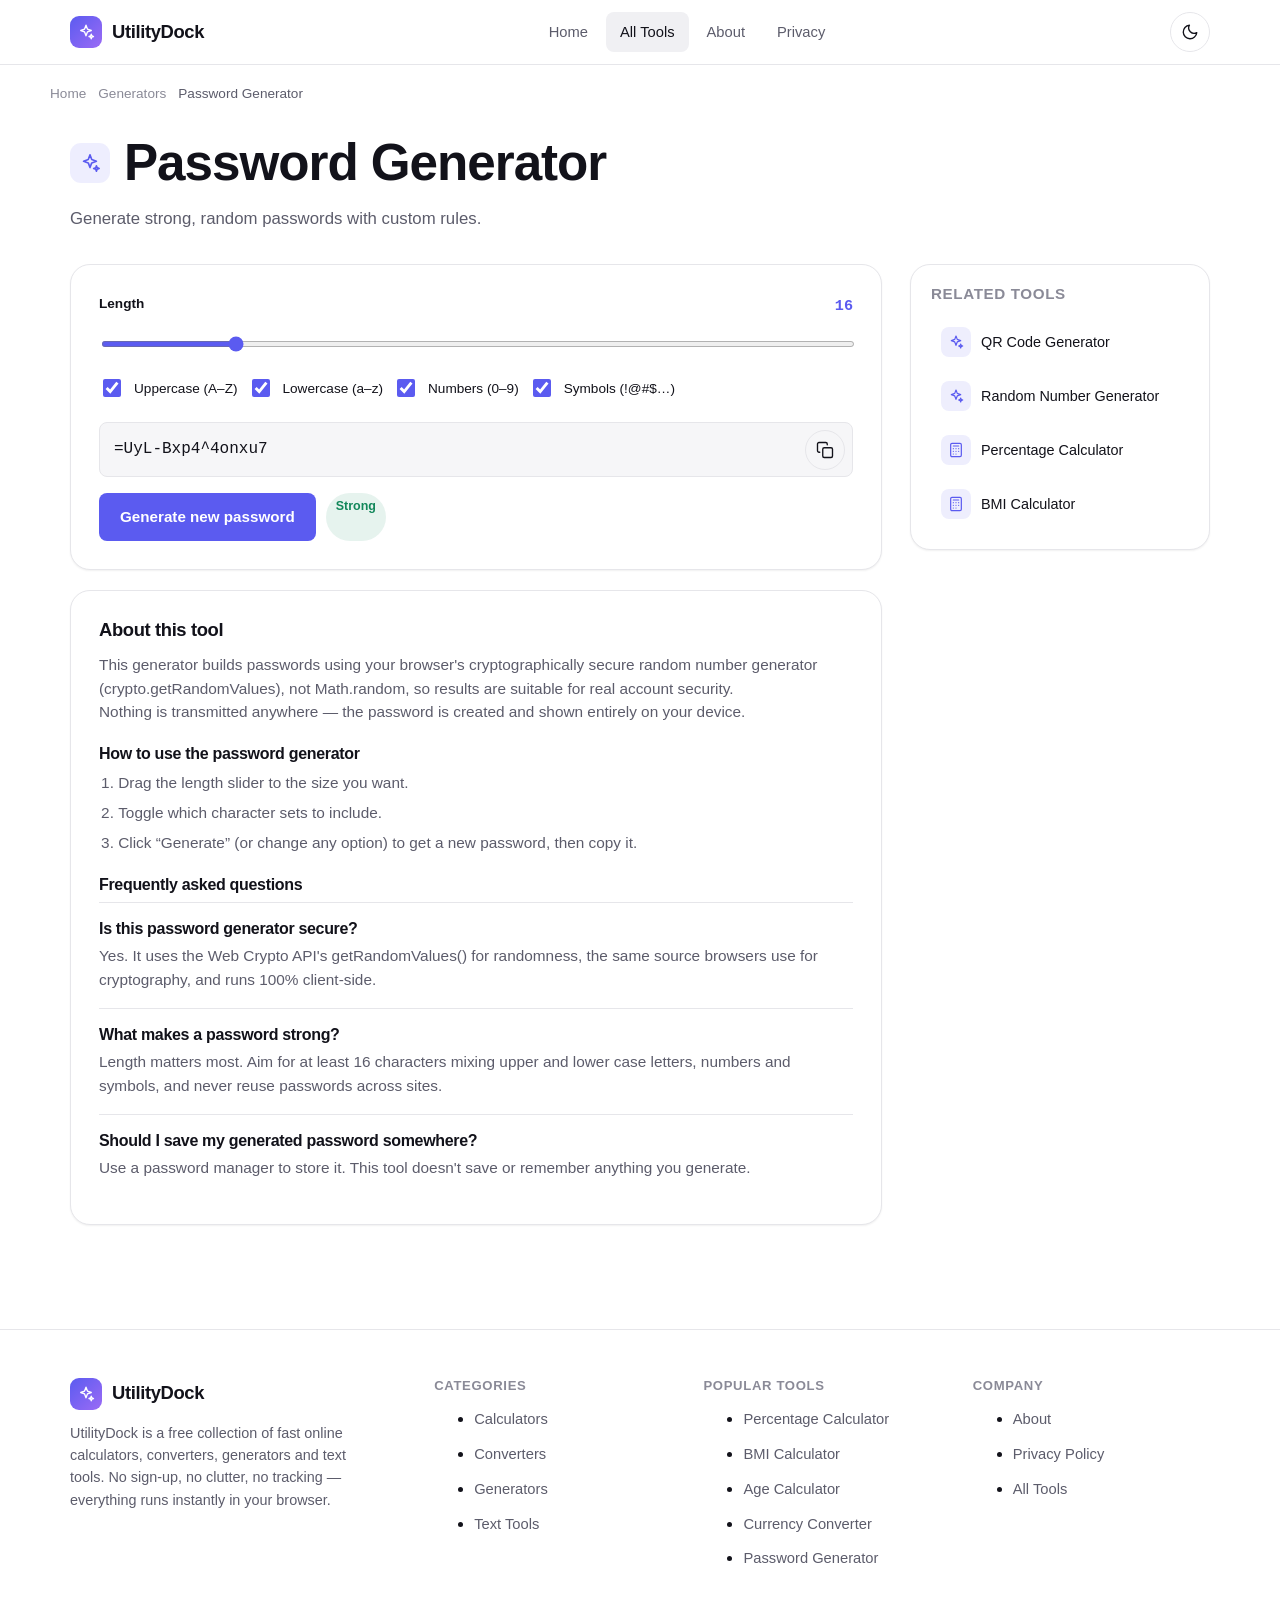
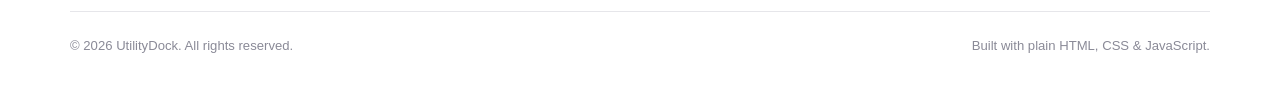
<file: tools/password-generator.html>
<!DOCTYPE html>
<html lang="en" data-theme="light">
<head>
<meta charset="UTF-8">
  <meta name="viewport" content="width=device-width, initial-scale=1">
  <title>Password Generator — Free Online Tool | UtilityDock</title>
  <meta name="description" content="Generate strong, random passwords with custom rules. Free, fast, no sign-up — runs instantly in your browser.">
  <meta name="keywords" content="password generator random secure strong passphrase">
  <meta name="robots" content="index, follow">
  <link rel="canonical" href="https://utilitydock.github.io/tools/password-generator.html">
  <meta name="theme-color" content="#5b5bf0">
  <link rel="icon" type="image/svg+xml" href="../assets/img/favicon.svg">
  <link rel="apple-touch-icon" href="../assets/img/favicon.svg">

  <meta property="og:type" content="website">
  <meta property="og:site_name" content="UtilityDock">
  <meta property="og:title" content="Password Generator — Free Online Tool | UtilityDock">
  <meta property="og:description" content="Generate strong, random passwords with custom rules. Free, fast, no sign-up — runs instantly in your browser.">
  <meta property="og:url" content="https://utilitydock.github.io/tools/password-generator.html">
  <meta property="og:image" content="https://utilitydock.github.io/assets/img/og-image.svg">
  <meta name="twitter:card" content="summary_large_image">
  <meta name="twitter:title" content="Password Generator — Free Online Tool | UtilityDock">
  <meta name="twitter:description" content="Generate strong, random passwords with custom rules. Free, fast, no sign-up — runs instantly in your browser.">
  <meta name="twitter:image" content="https://utilitydock.github.io/assets/img/og-image.svg">

  <script>(function(){try{var t=localStorage.getItem("ud-theme");if(!t){t=window.matchMedia&&window.matchMedia("(prefers-color-scheme: dark)").matches?"dark":"light";}document.documentElement.setAttribute("data-theme",t);}catch(e){}})();</script>
  <link rel="stylesheet" href="../assets/css/style.css">
  
  <script type="application/ld+json">{"@context":"https://schema.org","@graph":[{"@type":"BreadcrumbList","itemListElement":[{"@type":"ListItem","position":1,"name":"Home","item":"https://utilitydock.github.io/index.html"},{"@type":"ListItem","position":2,"name":"Generators","item":"https://utilitydock.github.io/index.html#cat-generators"},{"@type":"ListItem","position":3,"name":"Password Generator","item":"https://utilitydock.github.io/tools/password-generator.html"}]},{"@type":"WebApplication","name":"Password Generator","url":"https://utilitydock.github.io/tools/password-generator.html","description":"Generate strong, random passwords with custom rules. Free, fast, no sign-up — runs instantly in your browser.","applicationCategory":"UtilityApplication","operatingSystem":"Any","browserRequirements":"Requires JavaScript","isAccessibleForFree":true,"offers":{"@type":"Offer","price":"0","priceCurrency":"USD"}},{"@type":"FAQPage","mainEntity":[{"@type":"Question","name":"Is this password generator secure?","acceptedAnswer":{"@type":"Answer","text":"Yes. It uses the Web Crypto API's getRandomValues() for randomness, the same source browsers use for cryptography, and runs 100% client-side."}},{"@type":"Question","name":"What makes a password strong?","acceptedAnswer":{"@type":"Answer","text":"Length matters most. Aim for at least 16 characters mixing upper and lower case letters, numbers and symbols, and never reuse passwords across sites."}},{"@type":"Question","name":"Should I save my generated password somewhere?","acceptedAnswer":{"@type":"Answer","text":"Use a password manager to store it. This tool doesn't save or remember anything you generate."}}]}]}</script>
</head>
<body>
<a class="skip-link" href="#main">Skip to content</a>
  <header class="site-header">
    <div class="container header-inner">
      <a class="brand" href="../index.html">
        <span class="brand-mark"><svg viewBox="0 0 24 24" fill="none" stroke="currentColor" stroke-width="1.8" stroke-linecap="round" stroke-linejoin="round" aria-hidden="true"><path d="M12 3l1.9 5.1L19 10l-5.1 1.9L12 17l-1.9-5.1L5 10l5.1-1.9L12 3z"/><path d="M19 15l.7 1.9L22 18l-2.3.9L19 21l-.7-2.1L16 18l2.3-.9L19 15z"/></svg></span>
        UtilityDock
      </a>
      <nav class="main-nav" id="main-nav" aria-label="Primary">
        <a href="../index.html">Home</a>
        <a href="../index.html#tools" aria-current="page">All Tools</a>
        <a href="../about.html">About</a>
        <a href="../privacy.html">Privacy</a>
      </nav>
      <div class="header-actions">
        <button type="button" class="btn-icon theme-toggle" data-theme-toggle aria-pressed="false" aria-label="Toggle dark mode">
          <span class="icon-sun"><svg viewBox="0 0 24 24" fill="none" stroke="currentColor" stroke-width="1.8" stroke-linecap="round" stroke-linejoin="round" aria-hidden="true"><circle cx="12" cy="12" r="4"/><path d="M12 2v2M12 20v2M4.93 4.93l1.41 1.41M17.66 17.66l1.41 1.41M2 12h2M20 12h2M4.93 19.07l1.41-1.41M17.66 6.34l1.41-1.41"/></svg></span>
          <span class="icon-moon"><svg viewBox="0 0 24 24" fill="none" stroke="currentColor" stroke-width="1.8" stroke-linecap="round" stroke-linejoin="round" aria-hidden="true"><path d="M21 12.8A9 9 0 1111.2 3 7.2 7.2 0 0021 12.8z"/></svg></span>
        </button>
        <button type="button" class="btn-icon nav-toggle" data-nav-toggle aria-expanded="false" aria-controls="main-nav" aria-label="Toggle menu">
          <svg viewBox="0 0 24 24" fill="none" stroke="currentColor" stroke-width="1.8" stroke-linecap="round" stroke-linejoin="round" aria-hidden="true"><line x1="4" y1="7" x2="20" y2="7"/><line x1="4" y1="12" x2="20" y2="12"/><line x1="4" y1="17" x2="20" y2="17"/></svg>
        </button>
      </div>
    </div>
  </header>
<main id="main">
<nav class="breadcrumbs container" aria-label="Breadcrumb"><a href="../index.html">Home</a><span class="sep"><svg viewBox="0 0 24 24" fill="none" stroke="currentColor" stroke-width="1.8" stroke-linecap="round" stroke-linejoin="round" aria-hidden="true"><path d="M9 18l6-6-6-6"/></svg></span>
    <a href="../index.html#cat-generators">Generators</a><span class="sep"><svg viewBox="0 0 24 24" fill="none" stroke="currentColor" stroke-width="1.8" stroke-linecap="round" stroke-linejoin="round" aria-hidden="true"><path d="M9 18l6-6-6-6"/></svg></span>
    <span aria-current="page">Password Generator</span></nav>
<div class="container">
  <div class="tool-header">
    <h1><span class="tool-card-icon"><svg viewBox="0 0 24 24" fill="none" stroke="currentColor" stroke-width="1.8" stroke-linecap="round" stroke-linejoin="round" aria-hidden="true"><path d="M12 3l1.9 5.1L19 10l-5.1 1.9L12 17l-1.9-5.1L5 10l5.1-1.9L12 3z"/><path d="M19 15l.7 1.9L22 18l-2.3.9L19 21l-.7-2.1L16 18l2.3-.9L19 15z"/></svg></span>Password Generator</h1>
    <p class="lede">Generate strong, random passwords with custom rules.</p>
  </div>

  <div class="tool-layout with-sidebar">
    <div>
      <section class="panel" aria-label="Password Generator tool">
        
      <div class="field">
        <div class="slider-value"><label for="pw-length">Length</label><output id="pw-length-out">16</output></div>
        <input type="range" id="pw-length" min="6" max="64" value="16">
      </div>
      <div class="field">
        <div class="check-group">
          <div class="checkbox-row"><input type="checkbox" id="pw-upper" checked><label for="pw-upper">Uppercase (A–Z)</label></div>
          <div class="checkbox-row"><input type="checkbox" id="pw-lower" checked><label for="pw-lower">Lowercase (a–z)</label></div>
          <div class="checkbox-row"><input type="checkbox" id="pw-numbers" checked><label for="pw-numbers">Numbers (0–9)</label></div>
          <div class="checkbox-row"><input type="checkbox" id="pw-symbols" checked><label for="pw-symbols">Symbols (!@#$…)</label></div>
        </div>
      </div>
      <div class="output-wrap">
        <div class="output-box" id="pw-output" aria-live="polite">Ax7$fkM2pQr9!Zb1</div>
        <button type="button" class="btn-icon copy-btn" data-copy-target="#pw-output" aria-label="Copy password"><svg viewBox="0 0 24 24" fill="none" stroke="currentColor" stroke-width="1.8" stroke-linecap="round" stroke-linejoin="round" aria-hidden="true"><rect x="9" y="9" width="13" height="13" rx="2"/><path d="M5 15H4a2 2 0 01-2-2V4a2 2 0 012-2h9a2 2 0 012 2v1"/></svg></button>
      </div>
      <div class="row" style="margin-top:16px">
        <button type="button" class="btn btn-primary" id="pw-generate">Generate new password</button>
        <span class="badge-strength strength-strong" id="pw-strength">Strong</span>
      </div>
      </section>

      <section class="panel info-block">
        <h2>About this tool</h2>
        <p>This generator builds passwords using your browser's cryptographically secure random number generator (crypto.getRandomValues), not Math.random, so results are suitable for real account security.</p>
        <p>Nothing is transmitted anywhere — the password is created and shown entirely on your device.</p>
        <h3>How to use the password generator</h3>
        <ol>
          <li>Drag the length slider to the size you want.</li>
          <li>Toggle which character sets to include.</li>
          <li>Click “Generate” (or change any option) to get a new password, then copy it.</li>
        </ol>
        <h3>Frequently asked questions</h3>
        <div class="faq-item"><h3>Is this password generator secure?</h3><p>Yes. It uses the Web Crypto API's getRandomValues() for randomness, the same source browsers use for cryptography, and runs 100% client-side.</p></div>
        <div class="faq-item"><h3>What makes a password strong?</h3><p>Length matters most. Aim for at least 16 characters mixing upper and lower case letters, numbers and symbols, and never reuse passwords across sites.</p></div>
        <div class="faq-item"><h3>Should I save my generated password somewhere?</h3><p>Use a password manager to store it. This tool doesn't save or remember anything you generate.</p></div>
      </section>
    </div>

    <aside class="sidebar">
      <div class="panel">
        <h2>Related tools</h2>
        <div class="related-list">
          <a href="qr-code-generator.html"><span class="tool-card-icon"><svg viewBox="0 0 24 24" fill="none" stroke="currentColor" stroke-width="1.8" stroke-linecap="round" stroke-linejoin="round" aria-hidden="true"><path d="M12 3l1.9 5.1L19 10l-5.1 1.9L12 17l-1.9-5.1L5 10l5.1-1.9L12 3z"/><path d="M19 15l.7 1.9L22 18l-2.3.9L19 21l-.7-2.1L16 18l2.3-.9L19 15z"/></svg></span>QR Code Generator</a>
          <a href="random-number-generator.html"><span class="tool-card-icon"><svg viewBox="0 0 24 24" fill="none" stroke="currentColor" stroke-width="1.8" stroke-linecap="round" stroke-linejoin="round" aria-hidden="true"><path d="M12 3l1.9 5.1L19 10l-5.1 1.9L12 17l-1.9-5.1L5 10l5.1-1.9L12 3z"/><path d="M19 15l.7 1.9L22 18l-2.3.9L19 21l-.7-2.1L16 18l2.3-.9L19 15z"/></svg></span>Random Number Generator</a>
          <a href="percentage-calculator.html"><span class="tool-card-icon"><svg viewBox="0 0 24 24" fill="none" stroke="currentColor" stroke-width="1.8" stroke-linecap="round" stroke-linejoin="round" aria-hidden="true"><rect x="4" y="2" width="16" height="20" rx="2"/><line x1="8" y1="6" x2="16" y2="6"/><line x1="8" y1="10" x2="8.01" y2="10"/><line x1="12" y1="10" x2="12.01" y2="10"/><line x1="16" y1="10" x2="16.01" y2="10"/><line x1="8" y1="14" x2="8.01" y2="14"/><line x1="12" y1="14" x2="12.01" y2="14"/><line x1="16" y1="14" x2="16.01" y2="14"/><line x1="8" y1="18" x2="8.01" y2="18"/><line x1="12" y1="18" x2="12.01" y2="18"/></svg></span>Percentage Calculator</a>
          <a href="bmi-calculator.html"><span class="tool-card-icon"><svg viewBox="0 0 24 24" fill="none" stroke="currentColor" stroke-width="1.8" stroke-linecap="round" stroke-linejoin="round" aria-hidden="true"><rect x="4" y="2" width="16" height="20" rx="2"/><line x1="8" y1="6" x2="16" y2="6"/><line x1="8" y1="10" x2="8.01" y2="10"/><line x1="12" y1="10" x2="12.01" y2="10"/><line x1="16" y1="10" x2="16.01" y2="10"/><line x1="8" y1="14" x2="8.01" y2="14"/><line x1="12" y1="14" x2="12.01" y2="14"/><line x1="16" y1="14" x2="16.01" y2="14"/><line x1="8" y1="18" x2="8.01" y2="18"/><line x1="12" y1="18" x2="12.01" y2="18"/></svg></span>BMI Calculator</a>
        </div>
      </div>
    </aside>
  </div>
</div>
</main>
<footer class="site-footer">
    <div class="container">
      <div class="footer-grid">
        <div class="footer-brand">
          <a class="brand" href="../index.html">
            <span class="brand-mark"><svg viewBox="0 0 24 24" fill="none" stroke="currentColor" stroke-width="1.8" stroke-linecap="round" stroke-linejoin="round" aria-hidden="true"><path d="M12 3l1.9 5.1L19 10l-5.1 1.9L12 17l-1.9-5.1L5 10l5.1-1.9L12 3z"/><path d="M19 15l.7 1.9L22 18l-2.3.9L19 21l-.7-2.1L16 18l2.3-.9L19 15z"/></svg></span>
            UtilityDock
          </a>
          <p>UtilityDock is a free collection of fast online calculators, converters, generators and text tools. No sign-up, no clutter, no tracking — everything runs instantly in your browser.</p>
        </div>
        <div class="footer-col">
          <h4>Categories</h4>
          <ul>
            <li><a href="../index.html#cat-calculators">Calculators</a></li>
            <li><a href="../index.html#cat-converters">Converters</a></li>
            <li><a href="../index.html#cat-generators">Generators</a></li>
            <li><a href="../index.html#cat-text-tools">Text Tools</a></li>
          </ul>
        </div>
        <div class="footer-col">
          <h4>Popular tools</h4>
          <ul>
            <li><a href="../tools/percentage-calculator.html">Percentage Calculator</a></li>
            <li><a href="../tools/bmi-calculator.html">BMI Calculator</a></li>
            <li><a href="../tools/age-calculator.html">Age Calculator</a></li>
            <li><a href="../tools/currency-converter.html">Currency Converter</a></li>
            <li><a href="../tools/password-generator.html">Password Generator</a></li>
          </ul>
        </div>
        <div class="footer-col">
          <h4>Company</h4>
          <ul>
            <li><a href="../about.html">About</a></li>
            <li><a href="../privacy.html">Privacy Policy</a></li>
            <li><a href="../index.html#tools">All Tools</a></li>
          </ul>
        </div>
      </div>
      <div class="footer-bottom">
        <span>© <span data-year>2026</span> UtilityDock. All rights reserved.</span>
        <span>Built with plain HTML, CSS &amp; JavaScript.</span>
      </div>
    </div>
  </footer>
<script src="../assets/js/script.js" defer></script>
<script>document.addEventListener("DOMContentLoaded",function(){
      var lengthInput = document.getElementById("pw-length");
      var lengthOut = document.getElementById("pw-length-out");
      var output = document.getElementById("pw-output");
      var strengthEl = document.getElementById("pw-strength");
      var sets = {
        upper: { el: document.getElementById("pw-upper"), chars: "ABCDEFGHJKLMNPQRSTUVWXYZ" },
        lower: { el: document.getElementById("pw-lower"), chars: "abcdefghijkmnopqrstuvwxyz" },
        numbers: { el: document.getElementById("pw-numbers"), chars: "23456789" },
        symbols: { el: document.getElementById("pw-symbols"), chars: "!@#$%^&*()-_=+[]{}?" },
      };

      function secureRandomInt(max) {
        var arr = new Uint32Array(1);
        crypto.getRandomValues(arr);
        return arr[0] % max;
      }

      function generate() {
        var length = parseInt(lengthInput.value, 10);
        var pool = "";
        var active = [];
        Object.keys(sets).forEach(function (key) {
          if (sets[key].el.checked) { pool += sets[key].chars; active.push(sets[key]); }
        });
        if (!pool) { output.textContent = "Select at least one character type"; return; }
        var result = "";
        active.forEach(function (set) { result += set.chars[secureRandomInt(set.chars.length)]; });
        for (var i = result.length; i < length; i++) { result += pool[secureRandomInt(pool.length)]; }
        result = result.split("").sort(function () { return secureRandomInt(2) - 0.5; }).join("").slice(0, length);
        output.textContent = result;

        var variety = active.length;
        var strength = length >= 14 && variety >= 3 ? "strong" : length >= 10 && variety >= 2 ? "fair" : "weak";
        strengthEl.textContent = strength === "strong" ? "Strong" : strength === "fair" ? "Fair" : "Weak";
        strengthEl.className = "badge-strength strength-" + strength;
      }

      lengthInput.addEventListener("input", function () { lengthOut.textContent = lengthInput.value; generate(); });
      Object.keys(sets).forEach(function (key) { sets[key].el.addEventListener("change", generate); });
      document.getElementById("pw-generate").addEventListener("click", generate);
      generate();});</script>
</body>
</html>
</file>
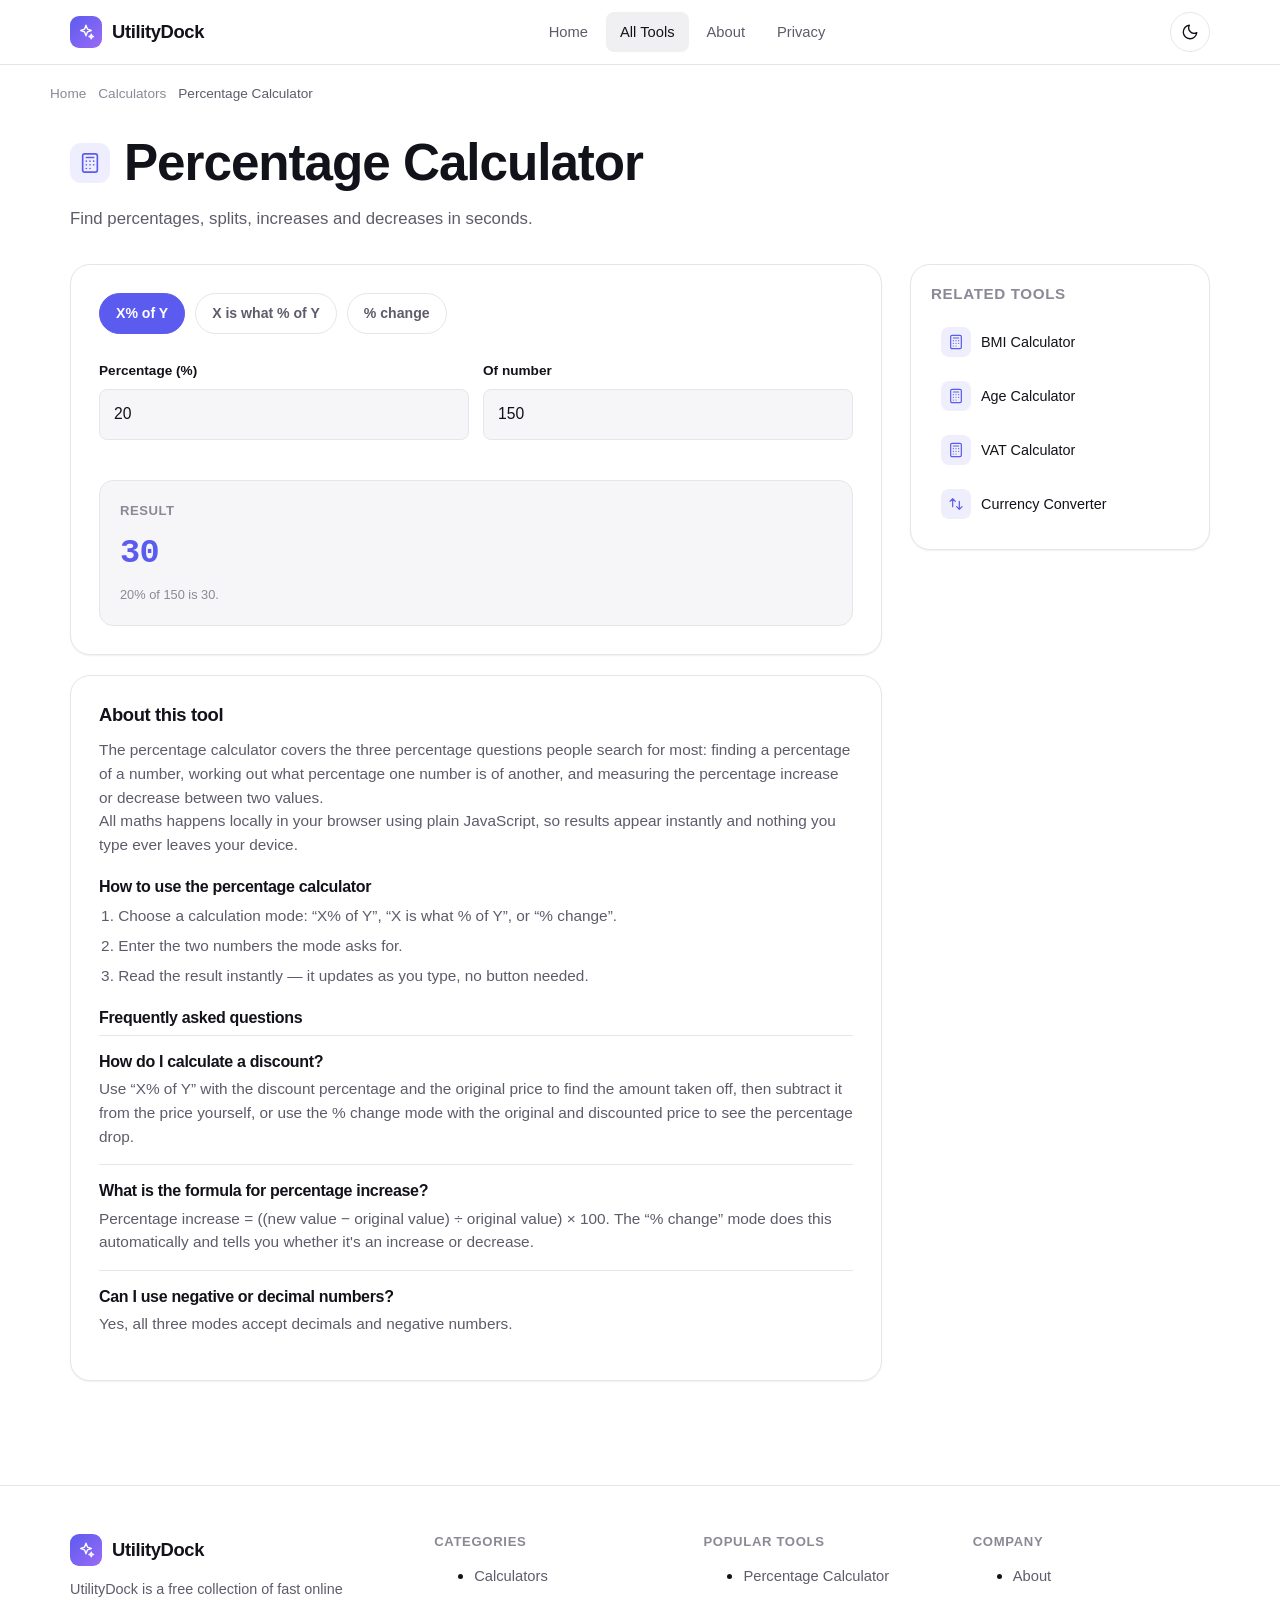
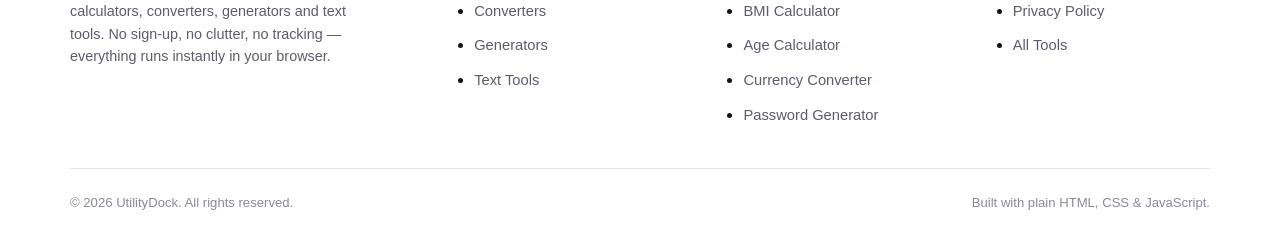
<file: tools/percentage-calculator.html>
<!DOCTYPE html>
<html lang="en" data-theme="light">
<head>
<meta charset="UTF-8">
  <meta name="viewport" content="width=device-width, initial-scale=1">
  <title>Percentage Calculator — Free Online Tool | UtilityDock</title>
  <meta name="description" content="Find percentages, splits, increases and decreases in seconds. Free, fast, no sign-up — runs instantly in your browser.">
  <meta name="keywords" content="percent percentage discount increase decrease of markup margin">
  <meta name="robots" content="index, follow">
  <link rel="canonical" href="https://utilitydock.github.io/tools/percentage-calculator.html">
  <meta name="theme-color" content="#5b5bf0">
  <link rel="icon" type="image/svg+xml" href="../assets/img/favicon.svg">
  <link rel="apple-touch-icon" href="../assets/img/favicon.svg">

  <meta property="og:type" content="website">
  <meta property="og:site_name" content="UtilityDock">
  <meta property="og:title" content="Percentage Calculator — Free Online Tool | UtilityDock">
  <meta property="og:description" content="Find percentages, splits, increases and decreases in seconds. Free, fast, no sign-up — runs instantly in your browser.">
  <meta property="og:url" content="https://utilitydock.github.io/tools/percentage-calculator.html">
  <meta property="og:image" content="https://utilitydock.github.io/assets/img/og-image.svg">
  <meta name="twitter:card" content="summary_large_image">
  <meta name="twitter:title" content="Percentage Calculator — Free Online Tool | UtilityDock">
  <meta name="twitter:description" content="Find percentages, splits, increases and decreases in seconds. Free, fast, no sign-up — runs instantly in your browser.">
  <meta name="twitter:image" content="https://utilitydock.github.io/assets/img/og-image.svg">

  <script>(function(){try{var t=localStorage.getItem("ud-theme");if(!t){t=window.matchMedia&&window.matchMedia("(prefers-color-scheme: dark)").matches?"dark":"light";}document.documentElement.setAttribute("data-theme",t);}catch(e){}})();</script>
  <link rel="stylesheet" href="../assets/css/style.css">
  
  <script type="application/ld+json">{"@context":"https://schema.org","@graph":[{"@type":"BreadcrumbList","itemListElement":[{"@type":"ListItem","position":1,"name":"Home","item":"https://utilitydock.github.io/index.html"},{"@type":"ListItem","position":2,"name":"Calculators","item":"https://utilitydock.github.io/index.html#cat-calculators"},{"@type":"ListItem","position":3,"name":"Percentage Calculator","item":"https://utilitydock.github.io/tools/percentage-calculator.html"}]},{"@type":"WebApplication","name":"Percentage Calculator","url":"https://utilitydock.github.io/tools/percentage-calculator.html","description":"Find percentages, splits, increases and decreases in seconds. Free, fast, no sign-up — runs instantly in your browser.","applicationCategory":"UtilityApplication","operatingSystem":"Any","browserRequirements":"Requires JavaScript","isAccessibleForFree":true,"offers":{"@type":"Offer","price":"0","priceCurrency":"USD"}},{"@type":"FAQPage","mainEntity":[{"@type":"Question","name":"How do I calculate a discount?","acceptedAnswer":{"@type":"Answer","text":"Use “X% of Y” with the discount percentage and the original price to find the amount taken off, then subtract it from the price yourself, or use the % change mode with the original and discounted price to see the percentage drop."}},{"@type":"Question","name":"What is the formula for percentage increase?","acceptedAnswer":{"@type":"Answer","text":"Percentage increase = ((new value − original value) ÷ original value) × 100. The “% change” mode does this automatically and tells you whether it's an increase or decrease."}},{"@type":"Question","name":"Can I use negative or decimal numbers?","acceptedAnswer":{"@type":"Answer","text":"Yes, all three modes accept decimals and negative numbers."}}]}]}</script>
</head>
<body>
<a class="skip-link" href="#main">Skip to content</a>
  <header class="site-header">
    <div class="container header-inner">
      <a class="brand" href="../index.html">
        <span class="brand-mark"><svg viewBox="0 0 24 24" fill="none" stroke="currentColor" stroke-width="1.8" stroke-linecap="round" stroke-linejoin="round" aria-hidden="true"><path d="M12 3l1.9 5.1L19 10l-5.1 1.9L12 17l-1.9-5.1L5 10l5.1-1.9L12 3z"/><path d="M19 15l.7 1.9L22 18l-2.3.9L19 21l-.7-2.1L16 18l2.3-.9L19 15z"/></svg></span>
        UtilityDock
      </a>
      <nav class="main-nav" id="main-nav" aria-label="Primary">
        <a href="../index.html">Home</a>
        <a href="../index.html#tools" aria-current="page">All Tools</a>
        <a href="../about.html">About</a>
        <a href="../privacy.html">Privacy</a>
      </nav>
      <div class="header-actions">
        <button type="button" class="btn-icon theme-toggle" data-theme-toggle aria-pressed="false" aria-label="Toggle dark mode">
          <span class="icon-sun"><svg viewBox="0 0 24 24" fill="none" stroke="currentColor" stroke-width="1.8" stroke-linecap="round" stroke-linejoin="round" aria-hidden="true"><circle cx="12" cy="12" r="4"/><path d="M12 2v2M12 20v2M4.93 4.93l1.41 1.41M17.66 17.66l1.41 1.41M2 12h2M20 12h2M4.93 19.07l1.41-1.41M17.66 6.34l1.41-1.41"/></svg></span>
          <span class="icon-moon"><svg viewBox="0 0 24 24" fill="none" stroke="currentColor" stroke-width="1.8" stroke-linecap="round" stroke-linejoin="round" aria-hidden="true"><path d="M21 12.8A9 9 0 1111.2 3 7.2 7.2 0 0021 12.8z"/></svg></span>
        </button>
        <button type="button" class="btn-icon nav-toggle" data-nav-toggle aria-expanded="false" aria-controls="main-nav" aria-label="Toggle menu">
          <svg viewBox="0 0 24 24" fill="none" stroke="currentColor" stroke-width="1.8" stroke-linecap="round" stroke-linejoin="round" aria-hidden="true"><line x1="4" y1="7" x2="20" y2="7"/><line x1="4" y1="12" x2="20" y2="12"/><line x1="4" y1="17" x2="20" y2="17"/></svg>
        </button>
      </div>
    </div>
  </header>
<main id="main">
<nav class="breadcrumbs container" aria-label="Breadcrumb"><a href="../index.html">Home</a><span class="sep"><svg viewBox="0 0 24 24" fill="none" stroke="currentColor" stroke-width="1.8" stroke-linecap="round" stroke-linejoin="round" aria-hidden="true"><path d="M9 18l6-6-6-6"/></svg></span>
    <a href="../index.html#cat-calculators">Calculators</a><span class="sep"><svg viewBox="0 0 24 24" fill="none" stroke="currentColor" stroke-width="1.8" stroke-linecap="round" stroke-linejoin="round" aria-hidden="true"><path d="M9 18l6-6-6-6"/></svg></span>
    <span aria-current="page">Percentage Calculator</span></nav>
<div class="container">
  <div class="tool-header">
    <h1><span class="tool-card-icon"><svg viewBox="0 0 24 24" fill="none" stroke="currentColor" stroke-width="1.8" stroke-linecap="round" stroke-linejoin="round" aria-hidden="true"><rect x="4" y="2" width="16" height="20" rx="2"/><line x1="8" y1="6" x2="16" y2="6"/><line x1="8" y1="10" x2="8.01" y2="10"/><line x1="12" y1="10" x2="12.01" y2="10"/><line x1="16" y1="10" x2="16.01" y2="10"/><line x1="8" y1="14" x2="8.01" y2="14"/><line x1="12" y1="14" x2="12.01" y2="14"/><line x1="16" y1="14" x2="16.01" y2="14"/><line x1="8" y1="18" x2="8.01" y2="18"/><line x1="12" y1="18" x2="12.01" y2="18"/></svg></span>Percentage Calculator</h1>
    <p class="lede">Find percentages, splits, increases and decreases in seconds.</p>
  </div>

  <div class="tool-layout with-sidebar">
    <div>
      <section class="panel" aria-label="Percentage Calculator tool">
        
      <div class="field">
        <div class="radio-group" role="radiogroup" aria-label="Calculation mode" id="pct-mode">
          <label class="radio-pill"><input type="radio" name="pct-mode" value="of" checked><span>X% of Y</span></label>
          <label class="radio-pill"><input type="radio" name="pct-mode" value="isWhatPercent"><span>X is what % of Y</span></label>
          <label class="radio-pill"><input type="radio" name="pct-mode" value="change"><span>% change</span></label>
        </div>
      </div>
      <div class="field-row" id="pct-of-fields">
        <div class="field"><label for="pct-x">Percentage (%)</label><input type="number" id="pct-x" value="20" inputmode="decimal"></div>
        <div class="field"><label for="pct-y">Of number</label><input type="number" id="pct-y" value="150" inputmode="decimal"></div>
      </div>
      <div class="field-row" id="pct-iswhat-fields" style="display:none">
        <div class="field"><label for="pct-a">Number</label><input type="number" id="pct-a" value="30" inputmode="decimal"></div>
        <div class="field"><label for="pct-b">Out of</label><input type="number" id="pct-b" value="150" inputmode="decimal"></div>
      </div>
      <div class="field-row" id="pct-change-fields" style="display:none">
        <div class="field"><label for="pct-from">From</label><input type="number" id="pct-from" value="80" inputmode="decimal"></div>
        <div class="field"><label for="pct-to">To</label><input type="number" id="pct-to" value="100" inputmode="decimal"></div>
      </div>
      <div class="result">
        <div class="result-label">Result</div>
        <div class="result-value" id="pct-result">30</div>
        <p class="field-hint" id="pct-explain">20% of 150 is 30.</p>
      </div>
      </section>

      <section class="panel info-block">
        <h2>About this tool</h2>
        <p>The percentage calculator covers the three percentage questions people search for most: finding a percentage of a number, working out what percentage one number is of another, and measuring the percentage increase or decrease between two values.</p>
        <p>All maths happens locally in your browser using plain JavaScript, so results appear instantly and nothing you type ever leaves your device.</p>
        <h3>How to use the percentage calculator</h3>
        <ol>
          <li>Choose a calculation mode: “X% of Y”, “X is what % of Y”, or “% change”.</li>
          <li>Enter the two numbers the mode asks for.</li>
          <li>Read the result instantly — it updates as you type, no button needed.</li>
        </ol>
        <h3>Frequently asked questions</h3>
        <div class="faq-item"><h3>How do I calculate a discount?</h3><p>Use “X% of Y” with the discount percentage and the original price to find the amount taken off, then subtract it from the price yourself, or use the % change mode with the original and discounted price to see the percentage drop.</p></div>
        <div class="faq-item"><h3>What is the formula for percentage increase?</h3><p>Percentage increase = ((new value − original value) ÷ original value) × 100. The “% change” mode does this automatically and tells you whether it's an increase or decrease.</p></div>
        <div class="faq-item"><h3>Can I use negative or decimal numbers?</h3><p>Yes, all three modes accept decimals and negative numbers.</p></div>
      </section>
    </div>

    <aside class="sidebar">
      <div class="panel">
        <h2>Related tools</h2>
        <div class="related-list">
          <a href="bmi-calculator.html"><span class="tool-card-icon"><svg viewBox="0 0 24 24" fill="none" stroke="currentColor" stroke-width="1.8" stroke-linecap="round" stroke-linejoin="round" aria-hidden="true"><rect x="4" y="2" width="16" height="20" rx="2"/><line x1="8" y1="6" x2="16" y2="6"/><line x1="8" y1="10" x2="8.01" y2="10"/><line x1="12" y1="10" x2="12.01" y2="10"/><line x1="16" y1="10" x2="16.01" y2="10"/><line x1="8" y1="14" x2="8.01" y2="14"/><line x1="12" y1="14" x2="12.01" y2="14"/><line x1="16" y1="14" x2="16.01" y2="14"/><line x1="8" y1="18" x2="8.01" y2="18"/><line x1="12" y1="18" x2="12.01" y2="18"/></svg></span>BMI Calculator</a>
          <a href="age-calculator.html"><span class="tool-card-icon"><svg viewBox="0 0 24 24" fill="none" stroke="currentColor" stroke-width="1.8" stroke-linecap="round" stroke-linejoin="round" aria-hidden="true"><rect x="4" y="2" width="16" height="20" rx="2"/><line x1="8" y1="6" x2="16" y2="6"/><line x1="8" y1="10" x2="8.01" y2="10"/><line x1="12" y1="10" x2="12.01" y2="10"/><line x1="16" y1="10" x2="16.01" y2="10"/><line x1="8" y1="14" x2="8.01" y2="14"/><line x1="12" y1="14" x2="12.01" y2="14"/><line x1="16" y1="14" x2="16.01" y2="14"/><line x1="8" y1="18" x2="8.01" y2="18"/><line x1="12" y1="18" x2="12.01" y2="18"/></svg></span>Age Calculator</a>
          <a href="vat-calculator.html"><span class="tool-card-icon"><svg viewBox="0 0 24 24" fill="none" stroke="currentColor" stroke-width="1.8" stroke-linecap="round" stroke-linejoin="round" aria-hidden="true"><rect x="4" y="2" width="16" height="20" rx="2"/><line x1="8" y1="6" x2="16" y2="6"/><line x1="8" y1="10" x2="8.01" y2="10"/><line x1="12" y1="10" x2="12.01" y2="10"/><line x1="16" y1="10" x2="16.01" y2="10"/><line x1="8" y1="14" x2="8.01" y2="14"/><line x1="12" y1="14" x2="12.01" y2="14"/><line x1="16" y1="14" x2="16.01" y2="14"/><line x1="8" y1="18" x2="8.01" y2="18"/><line x1="12" y1="18" x2="12.01" y2="18"/></svg></span>VAT Calculator</a>
          <a href="currency-converter.html"><span class="tool-card-icon"><svg viewBox="0 0 24 24" fill="none" stroke="currentColor" stroke-width="1.8" stroke-linecap="round" stroke-linejoin="round" aria-hidden="true"><path d="M7 16V4M7 4L3 8M7 4l4 4"/><path d="M17 8v12M17 20l4-4M17 20l-4-4"/></svg></span>Currency Converter</a>
        </div>
      </div>
    </aside>
  </div>
</div>
</main>
<footer class="site-footer">
    <div class="container">
      <div class="footer-grid">
        <div class="footer-brand">
          <a class="brand" href="../index.html">
            <span class="brand-mark"><svg viewBox="0 0 24 24" fill="none" stroke="currentColor" stroke-width="1.8" stroke-linecap="round" stroke-linejoin="round" aria-hidden="true"><path d="M12 3l1.9 5.1L19 10l-5.1 1.9L12 17l-1.9-5.1L5 10l5.1-1.9L12 3z"/><path d="M19 15l.7 1.9L22 18l-2.3.9L19 21l-.7-2.1L16 18l2.3-.9L19 15z"/></svg></span>
            UtilityDock
          </a>
          <p>UtilityDock is a free collection of fast online calculators, converters, generators and text tools. No sign-up, no clutter, no tracking — everything runs instantly in your browser.</p>
        </div>
        <div class="footer-col">
          <h4>Categories</h4>
          <ul>
            <li><a href="../index.html#cat-calculators">Calculators</a></li>
            <li><a href="../index.html#cat-converters">Converters</a></li>
            <li><a href="../index.html#cat-generators">Generators</a></li>
            <li><a href="../index.html#cat-text-tools">Text Tools</a></li>
          </ul>
        </div>
        <div class="footer-col">
          <h4>Popular tools</h4>
          <ul>
            <li><a href="../tools/percentage-calculator.html">Percentage Calculator</a></li>
            <li><a href="../tools/bmi-calculator.html">BMI Calculator</a></li>
            <li><a href="../tools/age-calculator.html">Age Calculator</a></li>
            <li><a href="../tools/currency-converter.html">Currency Converter</a></li>
            <li><a href="../tools/password-generator.html">Password Generator</a></li>
          </ul>
        </div>
        <div class="footer-col">
          <h4>Company</h4>
          <ul>
            <li><a href="../about.html">About</a></li>
            <li><a href="../privacy.html">Privacy Policy</a></li>
            <li><a href="../index.html#tools">All Tools</a></li>
          </ul>
        </div>
      </div>
      <div class="footer-bottom">
        <span>© <span data-year>2026</span> UtilityDock. All rights reserved.</span>
        <span>Built with plain HTML, CSS &amp; JavaScript.</span>
      </div>
    </div>
  </footer>
<script src="../assets/js/script.js" defer></script>
<script>document.addEventListener("DOMContentLoaded",function(){
      var mode = "of";
      var modeRadios = document.querySelectorAll('input[name="pct-mode"]');
      var ofFields = document.getElementById("pct-of-fields");
      var isWhatFields = document.getElementById("pct-iswhat-fields");
      var changeFields = document.getElementById("pct-change-fields");
      var resultEl = document.getElementById("pct-result");
      var explainEl = document.getElementById("pct-explain");

      function fmt(n) {
        if (!isFinite(n)) return "—";
        return Math.round(n * 10000) / 10000 + "";
      }

      function recalc() {
        if (mode === "of") {
          var x = parseFloat(document.getElementById("pct-x").value) || 0;
          var y = parseFloat(document.getElementById("pct-y").value) || 0;
          var r = (x / 100) * y;
          resultEl.textContent = fmt(r);
          explainEl.textContent = x + "% of " + y + " is " + fmt(r) + ".";
        } else if (mode === "isWhatPercent") {
          var a = parseFloat(document.getElementById("pct-a").value) || 0;
          var b = parseFloat(document.getElementById("pct-b").value) || 0;
          var r2 = b === 0 ? 0 : (a / b) * 100;
          resultEl.textContent = fmt(r2) + "%";
          explainEl.textContent = a + " is " + fmt(r2) + "% of " + b + ".";
        } else {
          var f = parseFloat(document.getElementById("pct-from").value) || 0;
          var t = parseFloat(document.getElementById("pct-to").value) || 0;
          var r3 = f === 0 ? 0 : ((t - f) / Math.abs(f)) * 100;
          resultEl.textContent = (r3 >= 0 ? "+" : "") + fmt(r3) + "%";
          explainEl.textContent = "Going from " + f + " to " + t + " is a " + fmt(Math.abs(r3)) + "% " + (r3 >= 0 ? "increase" : "decrease") + ".";
        }
      }

      modeRadios.forEach(function (r) {
        r.addEventListener("change", function () {
          mode = r.value;
          ofFields.style.display = mode === "of" ? "" : "none";
          isWhatFields.style.display = mode === "isWhatPercent" ? "" : "none";
          changeFields.style.display = mode === "change" ? "" : "none";
          recalc();
        });
      });
      document.querySelectorAll("#pct-of-fields input, #pct-iswhat-fields input, #pct-change-fields input").forEach(function (el) {
        el.addEventListener("input", recalc);
      });
      recalc();});</script>
</body>
</html>
</file>
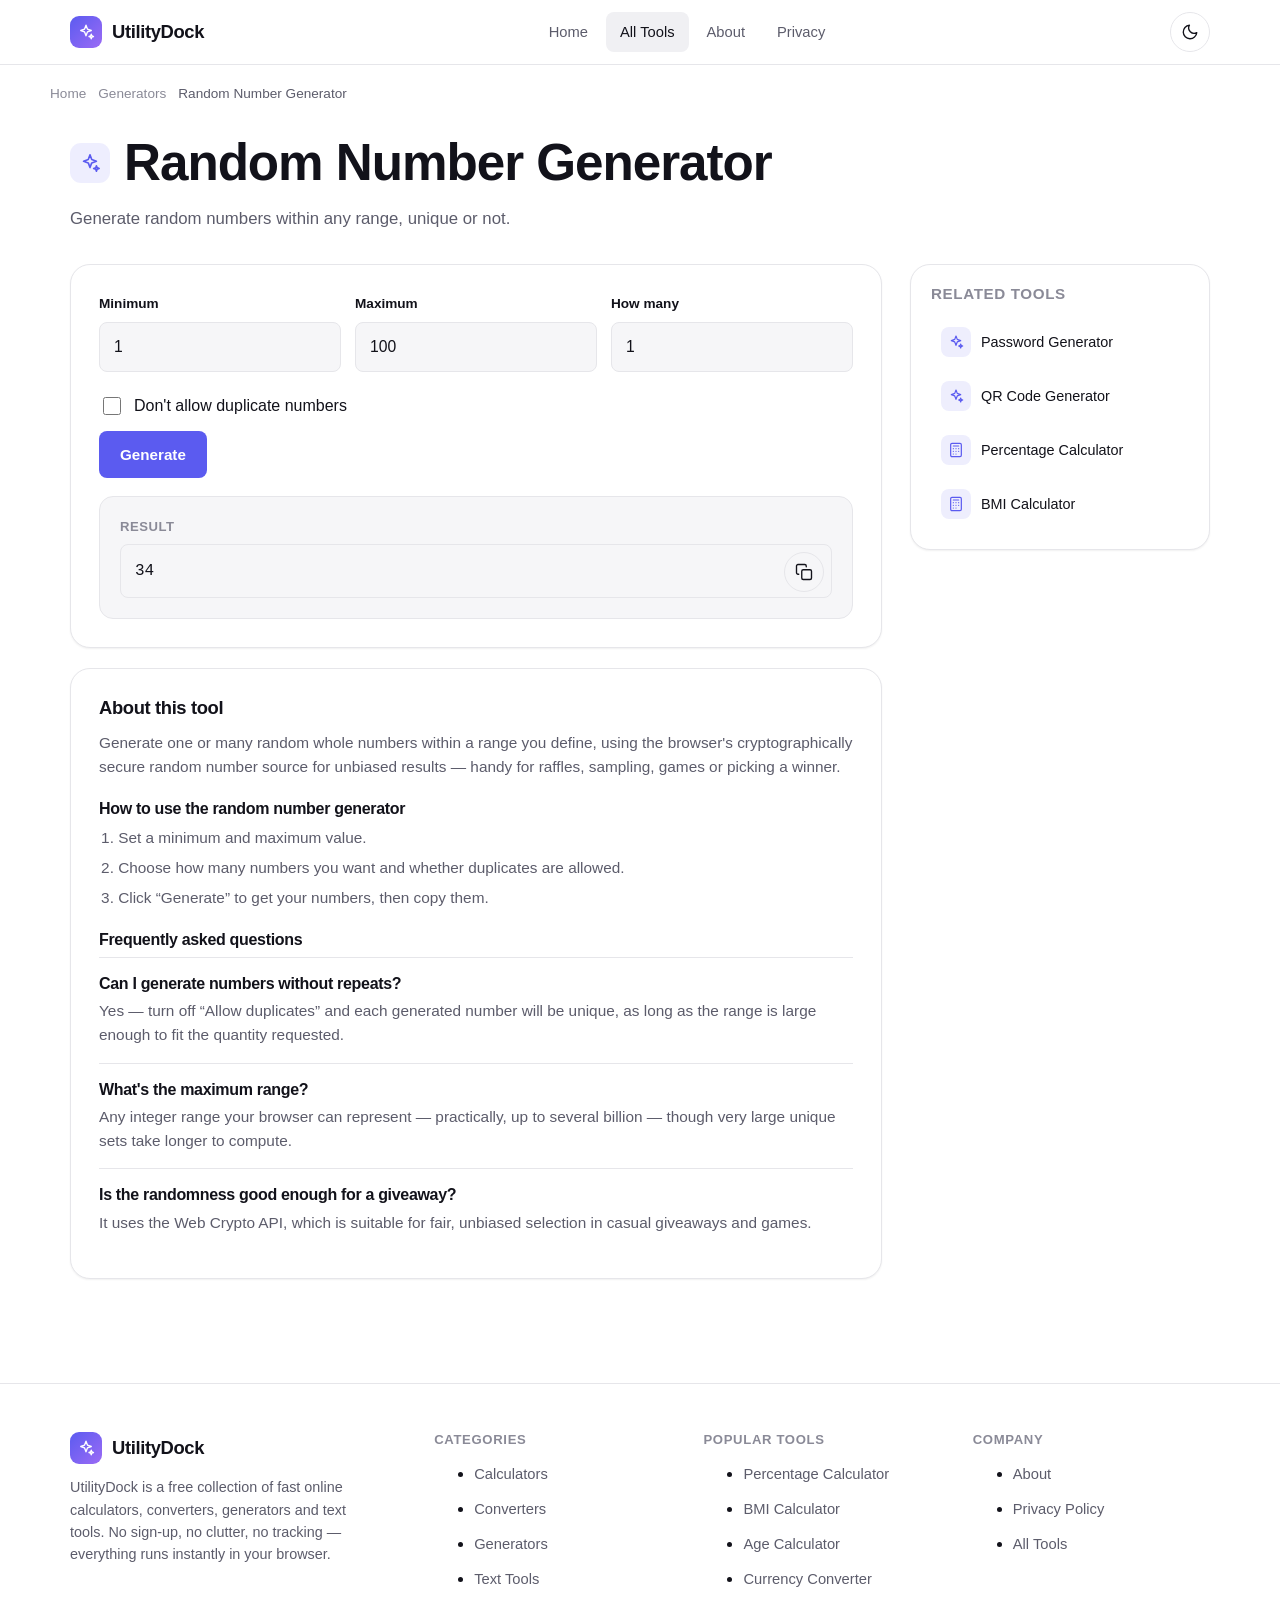
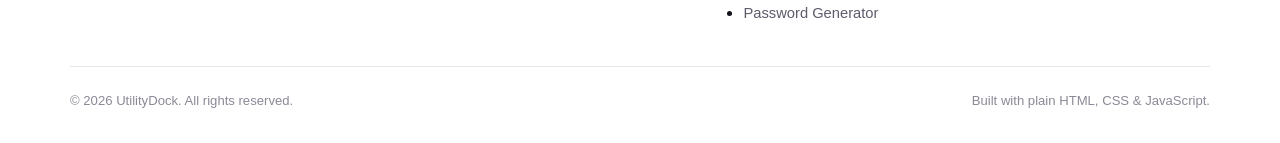
<file: tools/random-number-generator.html>
<!DOCTYPE html>
<html lang="en" data-theme="light">
<head>
<meta charset="UTF-8">
  <meta name="viewport" content="width=device-width, initial-scale=1">
  <title>Random Number Generator — Free Online Tool | UtilityDock</title>
  <meta name="description" content="Generate random numbers within any range, unique or not. Free, fast, no sign-up — runs instantly in your browser.">
  <meta name="keywords" content="random number generator range integer dice lottery pick">
  <meta name="robots" content="index, follow">
  <link rel="canonical" href="https://utilitydock.github.io/tools/random-number-generator.html">
  <meta name="theme-color" content="#5b5bf0">
  <link rel="icon" type="image/svg+xml" href="../assets/img/favicon.svg">
  <link rel="apple-touch-icon" href="../assets/img/favicon.svg">

  <meta property="og:type" content="website">
  <meta property="og:site_name" content="UtilityDock">
  <meta property="og:title" content="Random Number Generator — Free Online Tool | UtilityDock">
  <meta property="og:description" content="Generate random numbers within any range, unique or not. Free, fast, no sign-up — runs instantly in your browser.">
  <meta property="og:url" content="https://utilitydock.github.io/tools/random-number-generator.html">
  <meta property="og:image" content="https://utilitydock.github.io/assets/img/og-image.svg">
  <meta name="twitter:card" content="summary_large_image">
  <meta name="twitter:title" content="Random Number Generator — Free Online Tool | UtilityDock">
  <meta name="twitter:description" content="Generate random numbers within any range, unique or not. Free, fast, no sign-up — runs instantly in your browser.">
  <meta name="twitter:image" content="https://utilitydock.github.io/assets/img/og-image.svg">

  <script>(function(){try{var t=localStorage.getItem("ud-theme");if(!t){t=window.matchMedia&&window.matchMedia("(prefers-color-scheme: dark)").matches?"dark":"light";}document.documentElement.setAttribute("data-theme",t);}catch(e){}})();</script>
  <link rel="stylesheet" href="../assets/css/style.css">
  
  <script type="application/ld+json">{"@context":"https://schema.org","@graph":[{"@type":"BreadcrumbList","itemListElement":[{"@type":"ListItem","position":1,"name":"Home","item":"https://utilitydock.github.io/index.html"},{"@type":"ListItem","position":2,"name":"Generators","item":"https://utilitydock.github.io/index.html#cat-generators"},{"@type":"ListItem","position":3,"name":"Random Number Generator","item":"https://utilitydock.github.io/tools/random-number-generator.html"}]},{"@type":"WebApplication","name":"Random Number Generator","url":"https://utilitydock.github.io/tools/random-number-generator.html","description":"Generate random numbers within any range, unique or not. Free, fast, no sign-up — runs instantly in your browser.","applicationCategory":"UtilityApplication","operatingSystem":"Any","browserRequirements":"Requires JavaScript","isAccessibleForFree":true,"offers":{"@type":"Offer","price":"0","priceCurrency":"USD"}},{"@type":"FAQPage","mainEntity":[{"@type":"Question","name":"Can I generate numbers without repeats?","acceptedAnswer":{"@type":"Answer","text":"Yes — turn off “Allow duplicates” and each generated number will be unique, as long as the range is large enough to fit the quantity requested."}},{"@type":"Question","name":"What's the maximum range?","acceptedAnswer":{"@type":"Answer","text":"Any integer range your browser can represent — practically, up to several billion — though very large unique sets take longer to compute."}},{"@type":"Question","name":"Is the randomness good enough for a giveaway?","acceptedAnswer":{"@type":"Answer","text":"It uses the Web Crypto API, which is suitable for fair, unbiased selection in casual giveaways and games."}}]}]}</script>
</head>
<body>
<a class="skip-link" href="#main">Skip to content</a>
  <header class="site-header">
    <div class="container header-inner">
      <a class="brand" href="../index.html">
        <span class="brand-mark"><svg viewBox="0 0 24 24" fill="none" stroke="currentColor" stroke-width="1.8" stroke-linecap="round" stroke-linejoin="round" aria-hidden="true"><path d="M12 3l1.9 5.1L19 10l-5.1 1.9L12 17l-1.9-5.1L5 10l5.1-1.9L12 3z"/><path d="M19 15l.7 1.9L22 18l-2.3.9L19 21l-.7-2.1L16 18l2.3-.9L19 15z"/></svg></span>
        UtilityDock
      </a>
      <nav class="main-nav" id="main-nav" aria-label="Primary">
        <a href="../index.html">Home</a>
        <a href="../index.html#tools" aria-current="page">All Tools</a>
        <a href="../about.html">About</a>
        <a href="../privacy.html">Privacy</a>
      </nav>
      <div class="header-actions">
        <button type="button" class="btn-icon theme-toggle" data-theme-toggle aria-pressed="false" aria-label="Toggle dark mode">
          <span class="icon-sun"><svg viewBox="0 0 24 24" fill="none" stroke="currentColor" stroke-width="1.8" stroke-linecap="round" stroke-linejoin="round" aria-hidden="true"><circle cx="12" cy="12" r="4"/><path d="M12 2v2M12 20v2M4.93 4.93l1.41 1.41M17.66 17.66l1.41 1.41M2 12h2M20 12h2M4.93 19.07l1.41-1.41M17.66 6.34l1.41-1.41"/></svg></span>
          <span class="icon-moon"><svg viewBox="0 0 24 24" fill="none" stroke="currentColor" stroke-width="1.8" stroke-linecap="round" stroke-linejoin="round" aria-hidden="true"><path d="M21 12.8A9 9 0 1111.2 3 7.2 7.2 0 0021 12.8z"/></svg></span>
        </button>
        <button type="button" class="btn-icon nav-toggle" data-nav-toggle aria-expanded="false" aria-controls="main-nav" aria-label="Toggle menu">
          <svg viewBox="0 0 24 24" fill="none" stroke="currentColor" stroke-width="1.8" stroke-linecap="round" stroke-linejoin="round" aria-hidden="true"><line x1="4" y1="7" x2="20" y2="7"/><line x1="4" y1="12" x2="20" y2="12"/><line x1="4" y1="17" x2="20" y2="17"/></svg>
        </button>
      </div>
    </div>
  </header>
<main id="main">
<nav class="breadcrumbs container" aria-label="Breadcrumb"><a href="../index.html">Home</a><span class="sep"><svg viewBox="0 0 24 24" fill="none" stroke="currentColor" stroke-width="1.8" stroke-linecap="round" stroke-linejoin="round" aria-hidden="true"><path d="M9 18l6-6-6-6"/></svg></span>
    <a href="../index.html#cat-generators">Generators</a><span class="sep"><svg viewBox="0 0 24 24" fill="none" stroke="currentColor" stroke-width="1.8" stroke-linecap="round" stroke-linejoin="round" aria-hidden="true"><path d="M9 18l6-6-6-6"/></svg></span>
    <span aria-current="page">Random Number Generator</span></nav>
<div class="container">
  <div class="tool-header">
    <h1><span class="tool-card-icon"><svg viewBox="0 0 24 24" fill="none" stroke="currentColor" stroke-width="1.8" stroke-linecap="round" stroke-linejoin="round" aria-hidden="true"><path d="M12 3l1.9 5.1L19 10l-5.1 1.9L12 17l-1.9-5.1L5 10l5.1-1.9L12 3z"/><path d="M19 15l.7 1.9L22 18l-2.3.9L19 21l-.7-2.1L16 18l2.3-.9L19 15z"/></svg></span>Random Number Generator</h1>
    <p class="lede">Generate random numbers within any range, unique or not.</p>
  </div>

  <div class="tool-layout with-sidebar">
    <div>
      <section class="panel" aria-label="Random Number Generator tool">
        
      <div class="field-row">
        <div class="field"><label for="rng-min">Minimum</label><input type="number" id="rng-min" value="1"></div>
        <div class="field"><label for="rng-max">Maximum</label><input type="number" id="rng-max" value="100"></div>
        <div class="field"><label for="rng-count">How many</label><input type="number" id="rng-count" value="1" min="1" max="1000"></div>
      </div>
      <div class="checkbox-row">
        <input type="checkbox" id="rng-unique">
        <label for="rng-unique">Don't allow duplicate numbers</label>
      </div>
      <button type="button" class="btn btn-primary" id="rng-generate" style="margin-top:8px">Generate</button>
      <div class="result" style="margin-top:18px">
        <div class="result-label">Result</div>
        <div class="output-wrap">
          <div class="output-box" id="rng-output">42</div>
          <button type="button" class="btn-icon copy-btn" data-copy-target="#rng-output" aria-label="Copy numbers"><svg viewBox="0 0 24 24" fill="none" stroke="currentColor" stroke-width="1.8" stroke-linecap="round" stroke-linejoin="round" aria-hidden="true"><rect x="9" y="9" width="13" height="13" rx="2"/><path d="M5 15H4a2 2 0 01-2-2V4a2 2 0 012-2h9a2 2 0 012 2v1"/></svg></button>
        </div>
      </div>
      </section>

      <section class="panel info-block">
        <h2>About this tool</h2>
        <p>Generate one or many random whole numbers within a range you define, using the browser's cryptographically secure random number source for unbiased results — handy for raffles, sampling, games or picking a winner.</p>
        <h3>How to use the random number generator</h3>
        <ol>
          <li>Set a minimum and maximum value.</li>
          <li>Choose how many numbers you want and whether duplicates are allowed.</li>
          <li>Click “Generate” to get your numbers, then copy them.</li>
        </ol>
        <h3>Frequently asked questions</h3>
        <div class="faq-item"><h3>Can I generate numbers without repeats?</h3><p>Yes — turn off “Allow duplicates” and each generated number will be unique, as long as the range is large enough to fit the quantity requested.</p></div>
        <div class="faq-item"><h3>What's the maximum range?</h3><p>Any integer range your browser can represent — practically, up to several billion — though very large unique sets take longer to compute.</p></div>
        <div class="faq-item"><h3>Is the randomness good enough for a giveaway?</h3><p>It uses the Web Crypto API, which is suitable for fair, unbiased selection in casual giveaways and games.</p></div>
      </section>
    </div>

    <aside class="sidebar">
      <div class="panel">
        <h2>Related tools</h2>
        <div class="related-list">
          <a href="password-generator.html"><span class="tool-card-icon"><svg viewBox="0 0 24 24" fill="none" stroke="currentColor" stroke-width="1.8" stroke-linecap="round" stroke-linejoin="round" aria-hidden="true"><path d="M12 3l1.9 5.1L19 10l-5.1 1.9L12 17l-1.9-5.1L5 10l5.1-1.9L12 3z"/><path d="M19 15l.7 1.9L22 18l-2.3.9L19 21l-.7-2.1L16 18l2.3-.9L19 15z"/></svg></span>Password Generator</a>
          <a href="qr-code-generator.html"><span class="tool-card-icon"><svg viewBox="0 0 24 24" fill="none" stroke="currentColor" stroke-width="1.8" stroke-linecap="round" stroke-linejoin="round" aria-hidden="true"><path d="M12 3l1.9 5.1L19 10l-5.1 1.9L12 17l-1.9-5.1L5 10l5.1-1.9L12 3z"/><path d="M19 15l.7 1.9L22 18l-2.3.9L19 21l-.7-2.1L16 18l2.3-.9L19 15z"/></svg></span>QR Code Generator</a>
          <a href="percentage-calculator.html"><span class="tool-card-icon"><svg viewBox="0 0 24 24" fill="none" stroke="currentColor" stroke-width="1.8" stroke-linecap="round" stroke-linejoin="round" aria-hidden="true"><rect x="4" y="2" width="16" height="20" rx="2"/><line x1="8" y1="6" x2="16" y2="6"/><line x1="8" y1="10" x2="8.01" y2="10"/><line x1="12" y1="10" x2="12.01" y2="10"/><line x1="16" y1="10" x2="16.01" y2="10"/><line x1="8" y1="14" x2="8.01" y2="14"/><line x1="12" y1="14" x2="12.01" y2="14"/><line x1="16" y1="14" x2="16.01" y2="14"/><line x1="8" y1="18" x2="8.01" y2="18"/><line x1="12" y1="18" x2="12.01" y2="18"/></svg></span>Percentage Calculator</a>
          <a href="bmi-calculator.html"><span class="tool-card-icon"><svg viewBox="0 0 24 24" fill="none" stroke="currentColor" stroke-width="1.8" stroke-linecap="round" stroke-linejoin="round" aria-hidden="true"><rect x="4" y="2" width="16" height="20" rx="2"/><line x1="8" y1="6" x2="16" y2="6"/><line x1="8" y1="10" x2="8.01" y2="10"/><line x1="12" y1="10" x2="12.01" y2="10"/><line x1="16" y1="10" x2="16.01" y2="10"/><line x1="8" y1="14" x2="8.01" y2="14"/><line x1="12" y1="14" x2="12.01" y2="14"/><line x1="16" y1="14" x2="16.01" y2="14"/><line x1="8" y1="18" x2="8.01" y2="18"/><line x1="12" y1="18" x2="12.01" y2="18"/></svg></span>BMI Calculator</a>
        </div>
      </div>
    </aside>
  </div>
</div>
</main>
<footer class="site-footer">
    <div class="container">
      <div class="footer-grid">
        <div class="footer-brand">
          <a class="brand" href="../index.html">
            <span class="brand-mark"><svg viewBox="0 0 24 24" fill="none" stroke="currentColor" stroke-width="1.8" stroke-linecap="round" stroke-linejoin="round" aria-hidden="true"><path d="M12 3l1.9 5.1L19 10l-5.1 1.9L12 17l-1.9-5.1L5 10l5.1-1.9L12 3z"/><path d="M19 15l.7 1.9L22 18l-2.3.9L19 21l-.7-2.1L16 18l2.3-.9L19 15z"/></svg></span>
            UtilityDock
          </a>
          <p>UtilityDock is a free collection of fast online calculators, converters, generators and text tools. No sign-up, no clutter, no tracking — everything runs instantly in your browser.</p>
        </div>
        <div class="footer-col">
          <h4>Categories</h4>
          <ul>
            <li><a href="../index.html#cat-calculators">Calculators</a></li>
            <li><a href="../index.html#cat-converters">Converters</a></li>
            <li><a href="../index.html#cat-generators">Generators</a></li>
            <li><a href="../index.html#cat-text-tools">Text Tools</a></li>
          </ul>
        </div>
        <div class="footer-col">
          <h4>Popular tools</h4>
          <ul>
            <li><a href="../tools/percentage-calculator.html">Percentage Calculator</a></li>
            <li><a href="../tools/bmi-calculator.html">BMI Calculator</a></li>
            <li><a href="../tools/age-calculator.html">Age Calculator</a></li>
            <li><a href="../tools/currency-converter.html">Currency Converter</a></li>
            <li><a href="../tools/password-generator.html">Password Generator</a></li>
          </ul>
        </div>
        <div class="footer-col">
          <h4>Company</h4>
          <ul>
            <li><a href="../about.html">About</a></li>
            <li><a href="../privacy.html">Privacy Policy</a></li>
            <li><a href="../index.html#tools">All Tools</a></li>
          </ul>
        </div>
      </div>
      <div class="footer-bottom">
        <span>© <span data-year>2026</span> UtilityDock. All rights reserved.</span>
        <span>Built with plain HTML, CSS &amp; JavaScript.</span>
      </div>
    </div>
  </footer>
<script src="../assets/js/script.js" defer></script>
<script>document.addEventListener("DOMContentLoaded",function(){
      function secureRandomInt(min, max) {
        var range = max - min + 1;
        var arr = new Uint32Array(1);
        crypto.getRandomValues(arr);
        return min + (arr[0] % range);
      }
      var output = document.getElementById("rng-output");
      document.getElementById("rng-generate").addEventListener("click", function () {
        var min = parseInt(document.getElementById("rng-min").value, 10) || 0;
        var max = parseInt(document.getElementById("rng-max").value, 10) || 0;
        var count = Math.max(1, Math.min(1000, parseInt(document.getElementById("rng-count").value, 10) || 1));
        var unique = document.getElementById("rng-unique").checked;
        if (min > max) { var t = min; min = max; max = t; }
        var rangeSize = max - min + 1;
        if (unique && count > rangeSize) count = rangeSize;

        var results = [];
        if (unique) {
          var pool = [];
          for (var i = min; i <= max; i++) pool.push(i);
          for (var j = 0; j < count; j++) {
            var idx = secureRandomInt(0, pool.length - 1);
            results.push(pool[idx]);
            pool.splice(idx, 1);
          }
        } else {
          for (var k = 0; k < count; k++) results.push(secureRandomInt(min, max));
        }
        output.textContent = results.join(", ");
      });
      document.getElementById("rng-generate").click();});</script>
</body>
</html>
</file>
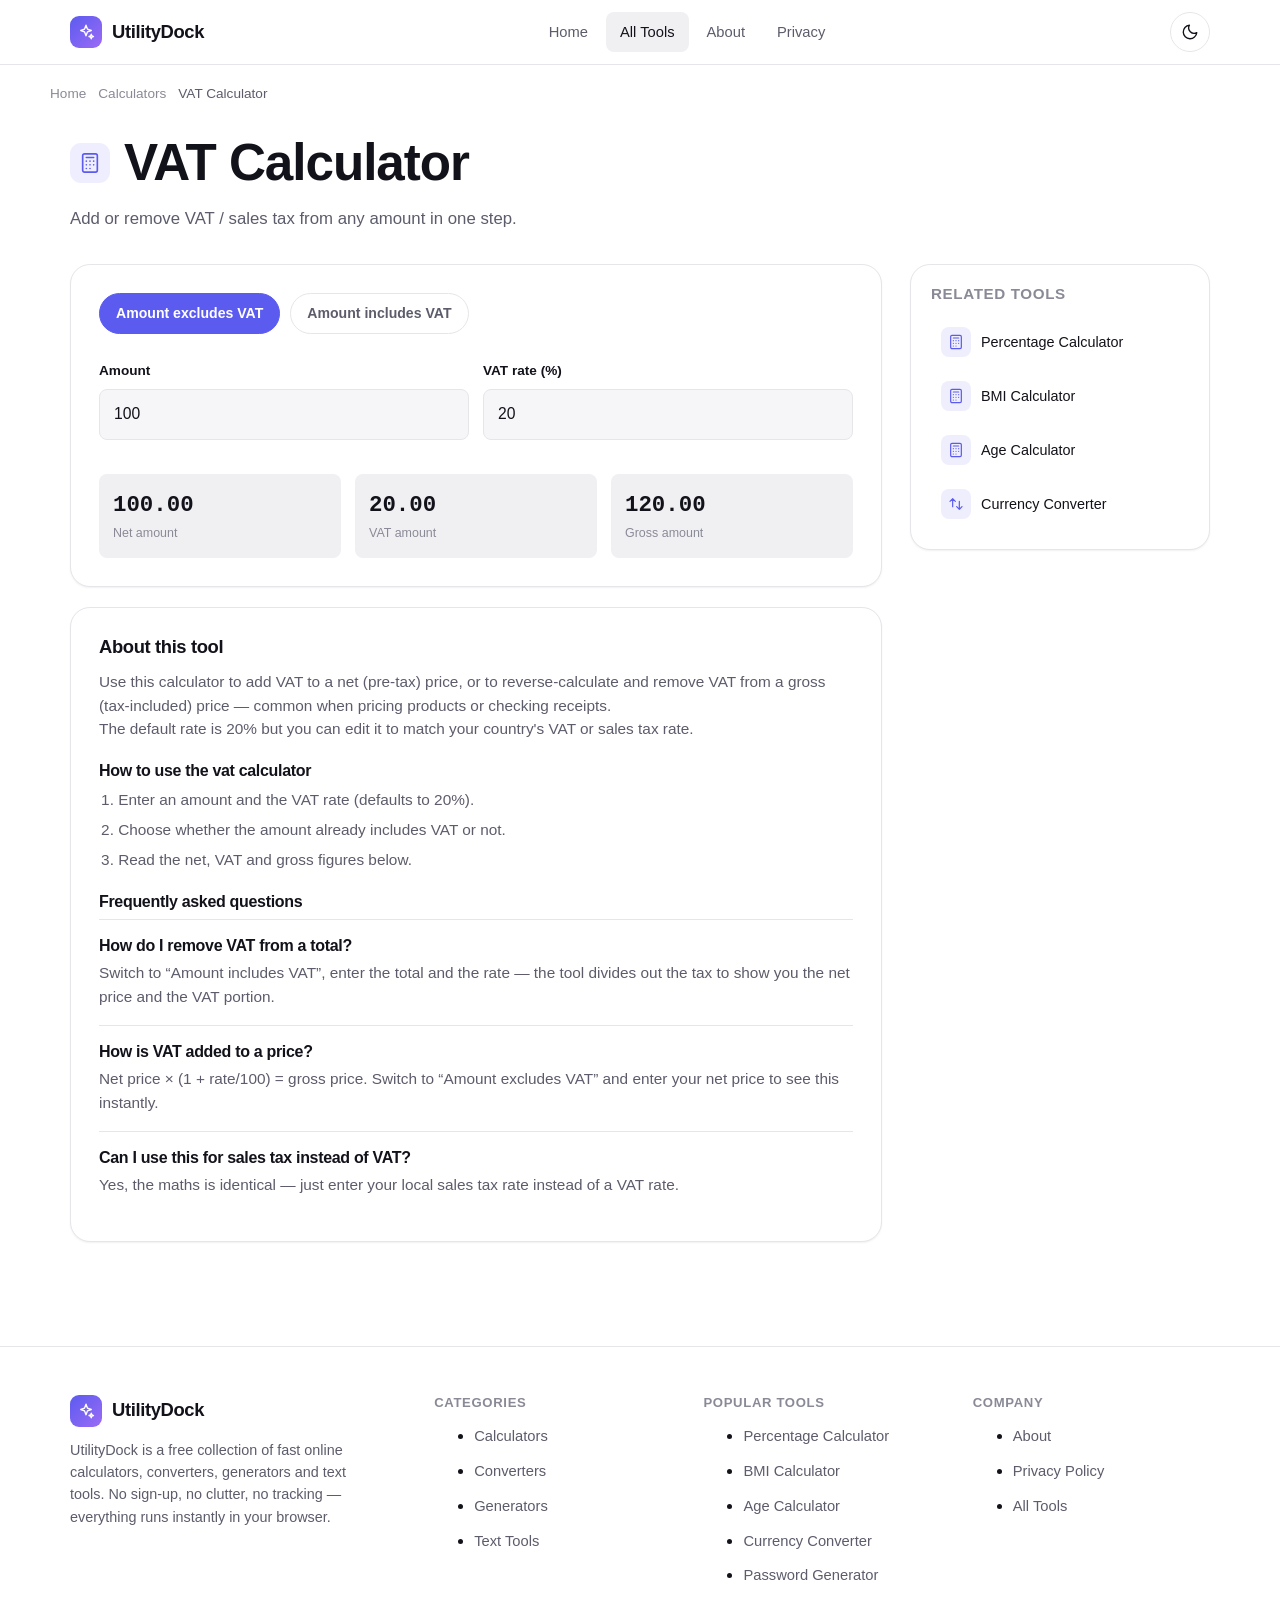
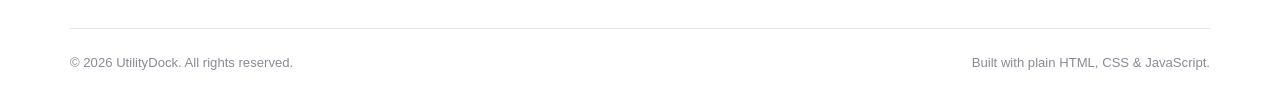
<file: tools/vat-calculator.html>
<!DOCTYPE html>
<html lang="en" data-theme="light">
<head>
<meta charset="UTF-8">
  <meta name="viewport" content="width=device-width, initial-scale=1">
  <title>VAT Calculator — Free Online Tool | UtilityDock</title>
  <meta name="description" content="Add or remove VAT / sales tax from any amount in one step. Free, fast, no sign-up — runs instantly in your browser.">
  <meta name="keywords" content="vat tax calculator sales tax gross net price add remove">
  <meta name="robots" content="index, follow">
  <link rel="canonical" href="https://utilitydock.github.io/tools/vat-calculator.html">
  <meta name="theme-color" content="#5b5bf0">
  <link rel="icon" type="image/svg+xml" href="../assets/img/favicon.svg">
  <link rel="apple-touch-icon" href="../assets/img/favicon.svg">

  <meta property="og:type" content="website">
  <meta property="og:site_name" content="UtilityDock">
  <meta property="og:title" content="VAT Calculator — Free Online Tool | UtilityDock">
  <meta property="og:description" content="Add or remove VAT / sales tax from any amount in one step. Free, fast, no sign-up — runs instantly in your browser.">
  <meta property="og:url" content="https://utilitydock.github.io/tools/vat-calculator.html">
  <meta property="og:image" content="https://utilitydock.github.io/assets/img/og-image.svg">
  <meta name="twitter:card" content="summary_large_image">
  <meta name="twitter:title" content="VAT Calculator — Free Online Tool | UtilityDock">
  <meta name="twitter:description" content="Add or remove VAT / sales tax from any amount in one step. Free, fast, no sign-up — runs instantly in your browser.">
  <meta name="twitter:image" content="https://utilitydock.github.io/assets/img/og-image.svg">

  <script>(function(){try{var t=localStorage.getItem("ud-theme");if(!t){t=window.matchMedia&&window.matchMedia("(prefers-color-scheme: dark)").matches?"dark":"light";}document.documentElement.setAttribute("data-theme",t);}catch(e){}})();</script>
  <link rel="stylesheet" href="../assets/css/style.css">
  
  <script type="application/ld+json">{"@context":"https://schema.org","@graph":[{"@type":"BreadcrumbList","itemListElement":[{"@type":"ListItem","position":1,"name":"Home","item":"https://utilitydock.github.io/index.html"},{"@type":"ListItem","position":2,"name":"Calculators","item":"https://utilitydock.github.io/index.html#cat-calculators"},{"@type":"ListItem","position":3,"name":"VAT Calculator","item":"https://utilitydock.github.io/tools/vat-calculator.html"}]},{"@type":"WebApplication","name":"VAT Calculator","url":"https://utilitydock.github.io/tools/vat-calculator.html","description":"Add or remove VAT / sales tax from any amount in one step. Free, fast, no sign-up — runs instantly in your browser.","applicationCategory":"UtilityApplication","operatingSystem":"Any","browserRequirements":"Requires JavaScript","isAccessibleForFree":true,"offers":{"@type":"Offer","price":"0","priceCurrency":"USD"}},{"@type":"FAQPage","mainEntity":[{"@type":"Question","name":"How do I remove VAT from a total?","acceptedAnswer":{"@type":"Answer","text":"Switch to “Amount includes VAT”, enter the total and the rate — the tool divides out the tax to show you the net price and the VAT portion."}},{"@type":"Question","name":"How is VAT added to a price?","acceptedAnswer":{"@type":"Answer","text":"Net price × (1 + rate/100) = gross price. Switch to “Amount excludes VAT” and enter your net price to see this instantly."}},{"@type":"Question","name":"Can I use this for sales tax instead of VAT?","acceptedAnswer":{"@type":"Answer","text":"Yes, the maths is identical — just enter your local sales tax rate instead of a VAT rate."}}]}]}</script>
</head>
<body>
<a class="skip-link" href="#main">Skip to content</a>
  <header class="site-header">
    <div class="container header-inner">
      <a class="brand" href="../index.html">
        <span class="brand-mark"><svg viewBox="0 0 24 24" fill="none" stroke="currentColor" stroke-width="1.8" stroke-linecap="round" stroke-linejoin="round" aria-hidden="true"><path d="M12 3l1.9 5.1L19 10l-5.1 1.9L12 17l-1.9-5.1L5 10l5.1-1.9L12 3z"/><path d="M19 15l.7 1.9L22 18l-2.3.9L19 21l-.7-2.1L16 18l2.3-.9L19 15z"/></svg></span>
        UtilityDock
      </a>
      <nav class="main-nav" id="main-nav" aria-label="Primary">
        <a href="../index.html">Home</a>
        <a href="../index.html#tools" aria-current="page">All Tools</a>
        <a href="../about.html">About</a>
        <a href="../privacy.html">Privacy</a>
      </nav>
      <div class="header-actions">
        <button type="button" class="btn-icon theme-toggle" data-theme-toggle aria-pressed="false" aria-label="Toggle dark mode">
          <span class="icon-sun"><svg viewBox="0 0 24 24" fill="none" stroke="currentColor" stroke-width="1.8" stroke-linecap="round" stroke-linejoin="round" aria-hidden="true"><circle cx="12" cy="12" r="4"/><path d="M12 2v2M12 20v2M4.93 4.93l1.41 1.41M17.66 17.66l1.41 1.41M2 12h2M20 12h2M4.93 19.07l1.41-1.41M17.66 6.34l1.41-1.41"/></svg></span>
          <span class="icon-moon"><svg viewBox="0 0 24 24" fill="none" stroke="currentColor" stroke-width="1.8" stroke-linecap="round" stroke-linejoin="round" aria-hidden="true"><path d="M21 12.8A9 9 0 1111.2 3 7.2 7.2 0 0021 12.8z"/></svg></span>
        </button>
        <button type="button" class="btn-icon nav-toggle" data-nav-toggle aria-expanded="false" aria-controls="main-nav" aria-label="Toggle menu">
          <svg viewBox="0 0 24 24" fill="none" stroke="currentColor" stroke-width="1.8" stroke-linecap="round" stroke-linejoin="round" aria-hidden="true"><line x1="4" y1="7" x2="20" y2="7"/><line x1="4" y1="12" x2="20" y2="12"/><line x1="4" y1="17" x2="20" y2="17"/></svg>
        </button>
      </div>
    </div>
  </header>
<main id="main">
<nav class="breadcrumbs container" aria-label="Breadcrumb"><a href="../index.html">Home</a><span class="sep"><svg viewBox="0 0 24 24" fill="none" stroke="currentColor" stroke-width="1.8" stroke-linecap="round" stroke-linejoin="round" aria-hidden="true"><path d="M9 18l6-6-6-6"/></svg></span>
    <a href="../index.html#cat-calculators">Calculators</a><span class="sep"><svg viewBox="0 0 24 24" fill="none" stroke="currentColor" stroke-width="1.8" stroke-linecap="round" stroke-linejoin="round" aria-hidden="true"><path d="M9 18l6-6-6-6"/></svg></span>
    <span aria-current="page">VAT Calculator</span></nav>
<div class="container">
  <div class="tool-header">
    <h1><span class="tool-card-icon"><svg viewBox="0 0 24 24" fill="none" stroke="currentColor" stroke-width="1.8" stroke-linecap="round" stroke-linejoin="round" aria-hidden="true"><rect x="4" y="2" width="16" height="20" rx="2"/><line x1="8" y1="6" x2="16" y2="6"/><line x1="8" y1="10" x2="8.01" y2="10"/><line x1="12" y1="10" x2="12.01" y2="10"/><line x1="16" y1="10" x2="16.01" y2="10"/><line x1="8" y1="14" x2="8.01" y2="14"/><line x1="12" y1="14" x2="12.01" y2="14"/><line x1="16" y1="14" x2="16.01" y2="14"/><line x1="8" y1="18" x2="8.01" y2="18"/><line x1="12" y1="18" x2="12.01" y2="18"/></svg></span>VAT Calculator</h1>
    <p class="lede">Add or remove VAT / sales tax from any amount in one step.</p>
  </div>

  <div class="tool-layout with-sidebar">
    <div>
      <section class="panel" aria-label="VAT Calculator tool">
        
      <div class="field">
        <div class="radio-group" role="radiogroup" aria-label="Amount type">
          <label class="radio-pill"><input type="radio" name="vat-mode" value="exclusive" checked><span>Amount excludes VAT</span></label>
          <label class="radio-pill"><input type="radio" name="vat-mode" value="inclusive"><span>Amount includes VAT</span></label>
        </div>
      </div>
      <div class="field-row">
        <div class="field"><label for="vat-amount">Amount</label><input type="number" id="vat-amount" value="100" inputmode="decimal"></div>
        <div class="field"><label for="vat-rate">VAT rate (%)</label><input type="number" id="vat-rate" value="20" inputmode="decimal"></div>
      </div>
      <div class="result-grid">
        <div class="result-item"><div class="n" id="vat-net">£100.00</div><div class="l">Net amount</div></div>
        <div class="result-item"><div class="n" id="vat-amount-out">£20.00</div><div class="l">VAT amount</div></div>
        <div class="result-item"><div class="n" id="vat-gross">£120.00</div><div class="l">Gross amount</div></div>
      </div>
      </section>

      <section class="panel info-block">
        <h2>About this tool</h2>
        <p>Use this calculator to add VAT to a net (pre-tax) price, or to reverse-calculate and remove VAT from a gross (tax-included) price — common when pricing products or checking receipts.</p>
        <p>The default rate is 20% but you can edit it to match your country's VAT or sales tax rate.</p>
        <h3>How to use the vat calculator</h3>
        <ol>
          <li>Enter an amount and the VAT rate (defaults to 20%).</li>
          <li>Choose whether the amount already includes VAT or not.</li>
          <li>Read the net, VAT and gross figures below.</li>
        </ol>
        <h3>Frequently asked questions</h3>
        <div class="faq-item"><h3>How do I remove VAT from a total?</h3><p>Switch to “Amount includes VAT”, enter the total and the rate — the tool divides out the tax to show you the net price and the VAT portion.</p></div>
        <div class="faq-item"><h3>How is VAT added to a price?</h3><p>Net price × (1 + rate/100) = gross price. Switch to “Amount excludes VAT” and enter your net price to see this instantly.</p></div>
        <div class="faq-item"><h3>Can I use this for sales tax instead of VAT?</h3><p>Yes, the maths is identical — just enter your local sales tax rate instead of a VAT rate.</p></div>
      </section>
    </div>

    <aside class="sidebar">
      <div class="panel">
        <h2>Related tools</h2>
        <div class="related-list">
          <a href="percentage-calculator.html"><span class="tool-card-icon"><svg viewBox="0 0 24 24" fill="none" stroke="currentColor" stroke-width="1.8" stroke-linecap="round" stroke-linejoin="round" aria-hidden="true"><rect x="4" y="2" width="16" height="20" rx="2"/><line x1="8" y1="6" x2="16" y2="6"/><line x1="8" y1="10" x2="8.01" y2="10"/><line x1="12" y1="10" x2="12.01" y2="10"/><line x1="16" y1="10" x2="16.01" y2="10"/><line x1="8" y1="14" x2="8.01" y2="14"/><line x1="12" y1="14" x2="12.01" y2="14"/><line x1="16" y1="14" x2="16.01" y2="14"/><line x1="8" y1="18" x2="8.01" y2="18"/><line x1="12" y1="18" x2="12.01" y2="18"/></svg></span>Percentage Calculator</a>
          <a href="bmi-calculator.html"><span class="tool-card-icon"><svg viewBox="0 0 24 24" fill="none" stroke="currentColor" stroke-width="1.8" stroke-linecap="round" stroke-linejoin="round" aria-hidden="true"><rect x="4" y="2" width="16" height="20" rx="2"/><line x1="8" y1="6" x2="16" y2="6"/><line x1="8" y1="10" x2="8.01" y2="10"/><line x1="12" y1="10" x2="12.01" y2="10"/><line x1="16" y1="10" x2="16.01" y2="10"/><line x1="8" y1="14" x2="8.01" y2="14"/><line x1="12" y1="14" x2="12.01" y2="14"/><line x1="16" y1="14" x2="16.01" y2="14"/><line x1="8" y1="18" x2="8.01" y2="18"/><line x1="12" y1="18" x2="12.01" y2="18"/></svg></span>BMI Calculator</a>
          <a href="age-calculator.html"><span class="tool-card-icon"><svg viewBox="0 0 24 24" fill="none" stroke="currentColor" stroke-width="1.8" stroke-linecap="round" stroke-linejoin="round" aria-hidden="true"><rect x="4" y="2" width="16" height="20" rx="2"/><line x1="8" y1="6" x2="16" y2="6"/><line x1="8" y1="10" x2="8.01" y2="10"/><line x1="12" y1="10" x2="12.01" y2="10"/><line x1="16" y1="10" x2="16.01" y2="10"/><line x1="8" y1="14" x2="8.01" y2="14"/><line x1="12" y1="14" x2="12.01" y2="14"/><line x1="16" y1="14" x2="16.01" y2="14"/><line x1="8" y1="18" x2="8.01" y2="18"/><line x1="12" y1="18" x2="12.01" y2="18"/></svg></span>Age Calculator</a>
          <a href="currency-converter.html"><span class="tool-card-icon"><svg viewBox="0 0 24 24" fill="none" stroke="currentColor" stroke-width="1.8" stroke-linecap="round" stroke-linejoin="round" aria-hidden="true"><path d="M7 16V4M7 4L3 8M7 4l4 4"/><path d="M17 8v12M17 20l4-4M17 20l-4-4"/></svg></span>Currency Converter</a>
        </div>
      </div>
    </aside>
  </div>
</div>
</main>
<footer class="site-footer">
    <div class="container">
      <div class="footer-grid">
        <div class="footer-brand">
          <a class="brand" href="../index.html">
            <span class="brand-mark"><svg viewBox="0 0 24 24" fill="none" stroke="currentColor" stroke-width="1.8" stroke-linecap="round" stroke-linejoin="round" aria-hidden="true"><path d="M12 3l1.9 5.1L19 10l-5.1 1.9L12 17l-1.9-5.1L5 10l5.1-1.9L12 3z"/><path d="M19 15l.7 1.9L22 18l-2.3.9L19 21l-.7-2.1L16 18l2.3-.9L19 15z"/></svg></span>
            UtilityDock
          </a>
          <p>UtilityDock is a free collection of fast online calculators, converters, generators and text tools. No sign-up, no clutter, no tracking — everything runs instantly in your browser.</p>
        </div>
        <div class="footer-col">
          <h4>Categories</h4>
          <ul>
            <li><a href="../index.html#cat-calculators">Calculators</a></li>
            <li><a href="../index.html#cat-converters">Converters</a></li>
            <li><a href="../index.html#cat-generators">Generators</a></li>
            <li><a href="../index.html#cat-text-tools">Text Tools</a></li>
          </ul>
        </div>
        <div class="footer-col">
          <h4>Popular tools</h4>
          <ul>
            <li><a href="../tools/percentage-calculator.html">Percentage Calculator</a></li>
            <li><a href="../tools/bmi-calculator.html">BMI Calculator</a></li>
            <li><a href="../tools/age-calculator.html">Age Calculator</a></li>
            <li><a href="../tools/currency-converter.html">Currency Converter</a></li>
            <li><a href="../tools/password-generator.html">Password Generator</a></li>
          </ul>
        </div>
        <div class="footer-col">
          <h4>Company</h4>
          <ul>
            <li><a href="../about.html">About</a></li>
            <li><a href="../privacy.html">Privacy Policy</a></li>
            <li><a href="../index.html#tools">All Tools</a></li>
          </ul>
        </div>
      </div>
      <div class="footer-bottom">
        <span>© <span data-year>2026</span> UtilityDock. All rights reserved.</span>
        <span>Built with plain HTML, CSS &amp; JavaScript.</span>
      </div>
    </div>
  </footer>
<script src="../assets/js/script.js" defer></script>
<script>document.addEventListener("DOMContentLoaded",function(){
      var amountInput = document.getElementById("vat-amount");
      var rateInput = document.getElementById("vat-rate");
      function money(n) { return (isFinite(n) ? n : 0).toLocaleString(undefined, { minimumFractionDigits: 2, maximumFractionDigits: 2 }); }
      function recalc() {
        var mode = document.querySelector('input[name="vat-mode"]:checked').value;
        var amount = parseFloat(amountInput.value) || 0;
        var rate = parseFloat(rateInput.value) || 0;
        var net, vat, gross;
        if (mode === "exclusive") {
          net = amount; vat = amount * (rate / 100); gross = net + vat;
        } else {
          gross = amount; net = amount / (1 + rate / 100); vat = gross - net;
        }
        document.getElementById("vat-net").textContent = money(net);
        document.getElementById("vat-amount-out").textContent = money(vat);
        document.getElementById("vat-gross").textContent = money(gross);
      }
      document.querySelectorAll('input[name="vat-mode"]').forEach(function (r) { r.addEventListener("change", recalc); });
      amountInput.addEventListener("input", recalc);
      rateInput.addEventListener("input", recalc);
      recalc();});</script>
</body>
</html>
</file>
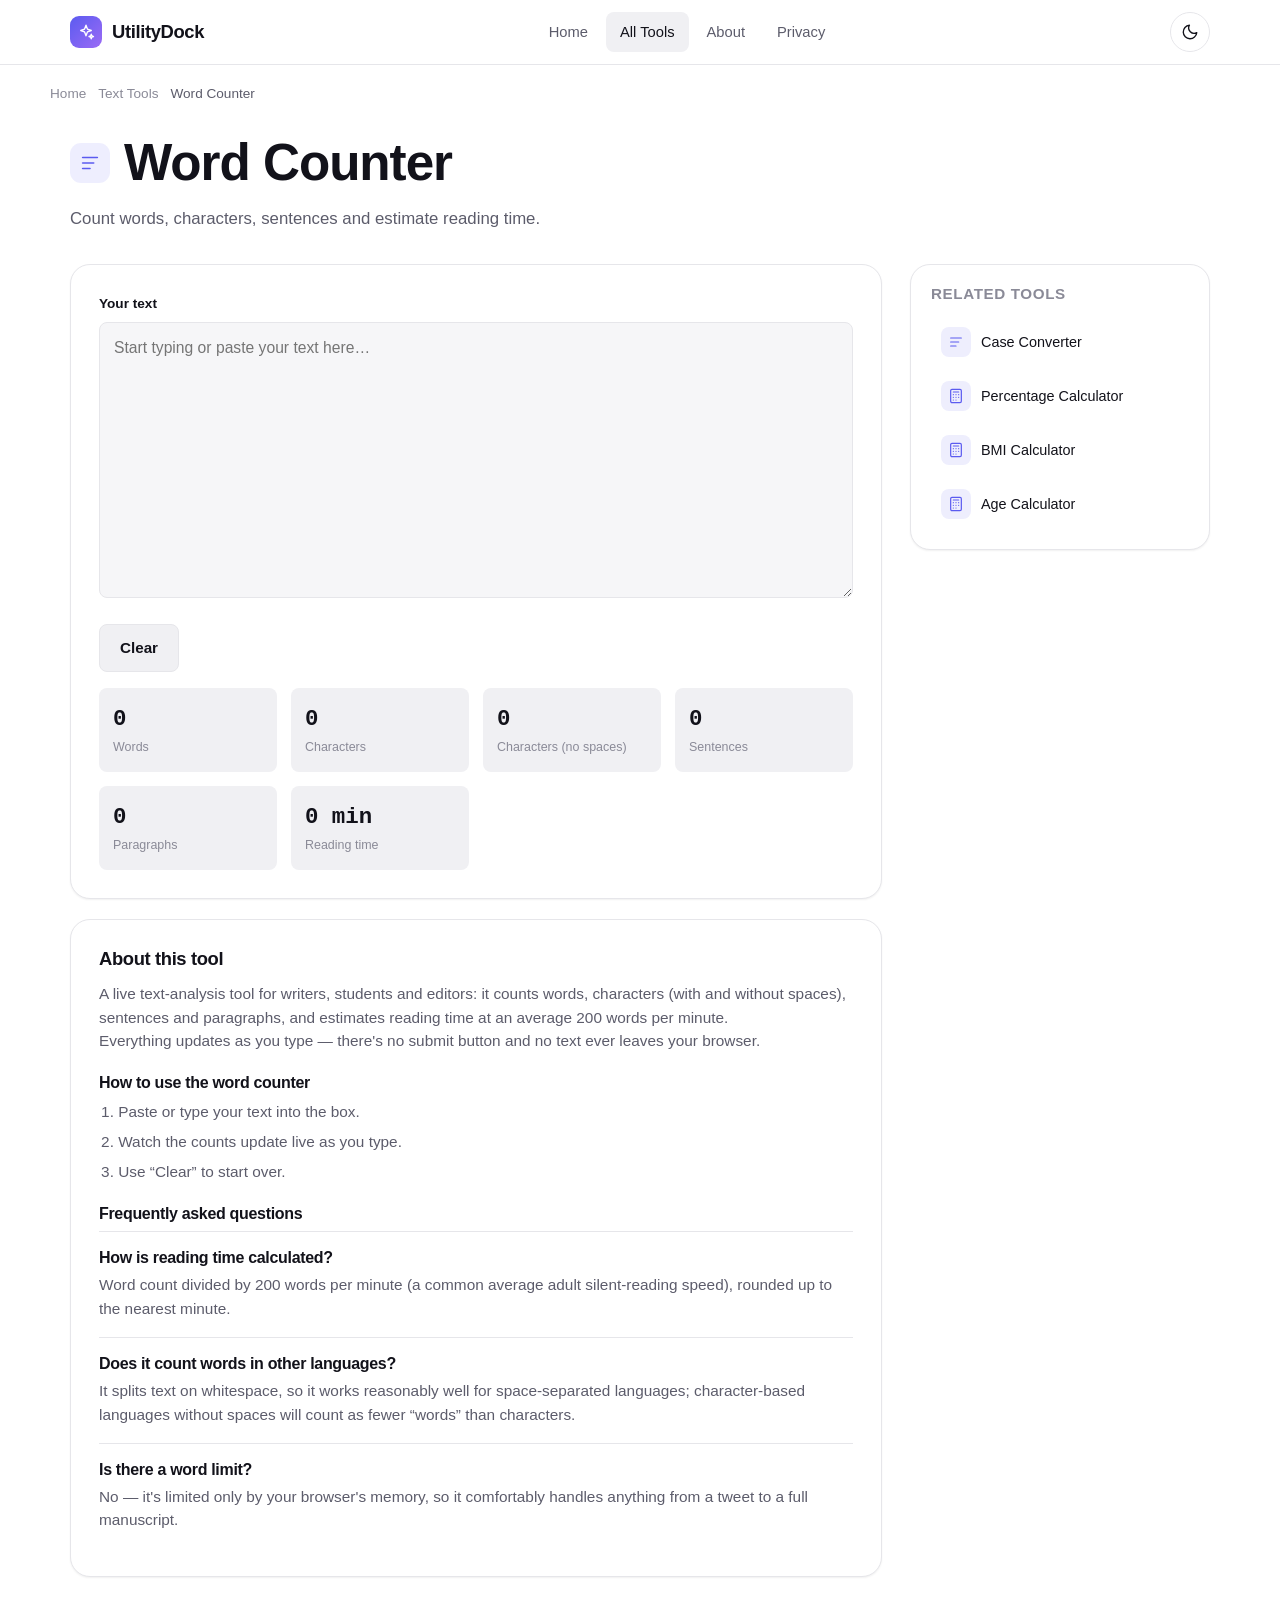
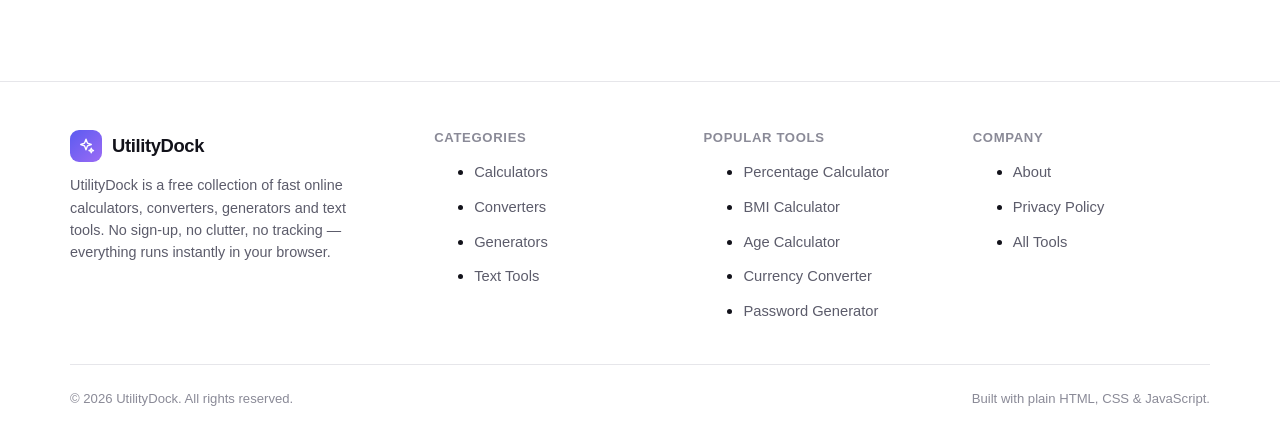
<file: tools/word-counter.html>
<!DOCTYPE html>
<html lang="en" data-theme="light">
<head>
<meta charset="UTF-8">
  <meta name="viewport" content="width=device-width, initial-scale=1">
  <title>Word Counter — Free Online Tool | UtilityDock</title>
  <meta name="description" content="Count words, characters, sentences and estimate reading time. Free, fast, no sign-up — runs instantly in your browser.">
  <meta name="keywords" content="word counter character count text length reading time sentence paragraph">
  <meta name="robots" content="index, follow">
  <link rel="canonical" href="https://utilitydock.github.io/tools/word-counter.html">
  <meta name="theme-color" content="#5b5bf0">
  <link rel="icon" type="image/svg+xml" href="../assets/img/favicon.svg">
  <link rel="apple-touch-icon" href="../assets/img/favicon.svg">

  <meta property="og:type" content="website">
  <meta property="og:site_name" content="UtilityDock">
  <meta property="og:title" content="Word Counter — Free Online Tool | UtilityDock">
  <meta property="og:description" content="Count words, characters, sentences and estimate reading time. Free, fast, no sign-up — runs instantly in your browser.">
  <meta property="og:url" content="https://utilitydock.github.io/tools/word-counter.html">
  <meta property="og:image" content="https://utilitydock.github.io/assets/img/og-image.svg">
  <meta name="twitter:card" content="summary_large_image">
  <meta name="twitter:title" content="Word Counter — Free Online Tool | UtilityDock">
  <meta name="twitter:description" content="Count words, characters, sentences and estimate reading time. Free, fast, no sign-up — runs instantly in your browser.">
  <meta name="twitter:image" content="https://utilitydock.github.io/assets/img/og-image.svg">

  <script>(function(){try{var t=localStorage.getItem("ud-theme");if(!t){t=window.matchMedia&&window.matchMedia("(prefers-color-scheme: dark)").matches?"dark":"light";}document.documentElement.setAttribute("data-theme",t);}catch(e){}})();</script>
  <link rel="stylesheet" href="../assets/css/style.css">
  
  <script type="application/ld+json">{"@context":"https://schema.org","@graph":[{"@type":"BreadcrumbList","itemListElement":[{"@type":"ListItem","position":1,"name":"Home","item":"https://utilitydock.github.io/index.html"},{"@type":"ListItem","position":2,"name":"Text Tools","item":"https://utilitydock.github.io/index.html#cat-text-tools"},{"@type":"ListItem","position":3,"name":"Word Counter","item":"https://utilitydock.github.io/tools/word-counter.html"}]},{"@type":"WebApplication","name":"Word Counter","url":"https://utilitydock.github.io/tools/word-counter.html","description":"Count words, characters, sentences and estimate reading time. Free, fast, no sign-up — runs instantly in your browser.","applicationCategory":"UtilityApplication","operatingSystem":"Any","browserRequirements":"Requires JavaScript","isAccessibleForFree":true,"offers":{"@type":"Offer","price":"0","priceCurrency":"USD"}},{"@type":"FAQPage","mainEntity":[{"@type":"Question","name":"How is reading time calculated?","acceptedAnswer":{"@type":"Answer","text":"Word count divided by 200 words per minute (a common average adult silent-reading speed), rounded up to the nearest minute."}},{"@type":"Question","name":"Does it count words in other languages?","acceptedAnswer":{"@type":"Answer","text":"It splits text on whitespace, so it works reasonably well for space-separated languages; character-based languages without spaces will count as fewer “words” than characters."}},{"@type":"Question","name":"Is there a word limit?","acceptedAnswer":{"@type":"Answer","text":"No — it's limited only by your browser's memory, so it comfortably handles anything from a tweet to a full manuscript."}}]}]}</script>
</head>
<body>
<a class="skip-link" href="#main">Skip to content</a>
  <header class="site-header">
    <div class="container header-inner">
      <a class="brand" href="../index.html">
        <span class="brand-mark"><svg viewBox="0 0 24 24" fill="none" stroke="currentColor" stroke-width="1.8" stroke-linecap="round" stroke-linejoin="round" aria-hidden="true"><path d="M12 3l1.9 5.1L19 10l-5.1 1.9L12 17l-1.9-5.1L5 10l5.1-1.9L12 3z"/><path d="M19 15l.7 1.9L22 18l-2.3.9L19 21l-.7-2.1L16 18l2.3-.9L19 15z"/></svg></span>
        UtilityDock
      </a>
      <nav class="main-nav" id="main-nav" aria-label="Primary">
        <a href="../index.html">Home</a>
        <a href="../index.html#tools" aria-current="page">All Tools</a>
        <a href="../about.html">About</a>
        <a href="../privacy.html">Privacy</a>
      </nav>
      <div class="header-actions">
        <button type="button" class="btn-icon theme-toggle" data-theme-toggle aria-pressed="false" aria-label="Toggle dark mode">
          <span class="icon-sun"><svg viewBox="0 0 24 24" fill="none" stroke="currentColor" stroke-width="1.8" stroke-linecap="round" stroke-linejoin="round" aria-hidden="true"><circle cx="12" cy="12" r="4"/><path d="M12 2v2M12 20v2M4.93 4.93l1.41 1.41M17.66 17.66l1.41 1.41M2 12h2M20 12h2M4.93 19.07l1.41-1.41M17.66 6.34l1.41-1.41"/></svg></span>
          <span class="icon-moon"><svg viewBox="0 0 24 24" fill="none" stroke="currentColor" stroke-width="1.8" stroke-linecap="round" stroke-linejoin="round" aria-hidden="true"><path d="M21 12.8A9 9 0 1111.2 3 7.2 7.2 0 0021 12.8z"/></svg></span>
        </button>
        <button type="button" class="btn-icon nav-toggle" data-nav-toggle aria-expanded="false" aria-controls="main-nav" aria-label="Toggle menu">
          <svg viewBox="0 0 24 24" fill="none" stroke="currentColor" stroke-width="1.8" stroke-linecap="round" stroke-linejoin="round" aria-hidden="true"><line x1="4" y1="7" x2="20" y2="7"/><line x1="4" y1="12" x2="20" y2="12"/><line x1="4" y1="17" x2="20" y2="17"/></svg>
        </button>
      </div>
    </div>
  </header>
<main id="main">
<nav class="breadcrumbs container" aria-label="Breadcrumb"><a href="../index.html">Home</a><span class="sep"><svg viewBox="0 0 24 24" fill="none" stroke="currentColor" stroke-width="1.8" stroke-linecap="round" stroke-linejoin="round" aria-hidden="true"><path d="M9 18l6-6-6-6"/></svg></span>
    <a href="../index.html#cat-text-tools">Text Tools</a><span class="sep"><svg viewBox="0 0 24 24" fill="none" stroke="currentColor" stroke-width="1.8" stroke-linecap="round" stroke-linejoin="round" aria-hidden="true"><path d="M9 18l6-6-6-6"/></svg></span>
    <span aria-current="page">Word Counter</span></nav>
<div class="container">
  <div class="tool-header">
    <h1><span class="tool-card-icon"><svg viewBox="0 0 24 24" fill="none" stroke="currentColor" stroke-width="1.8" stroke-linecap="round" stroke-linejoin="round" aria-hidden="true"><line x1="4" y1="6" x2="20" y2="6"/><line x1="4" y1="12" x2="16" y2="12"/><line x1="4" y1="18" x2="12" y2="18"/></svg></span>Word Counter</h1>
    <p class="lede">Count words, characters, sentences and estimate reading time.</p>
  </div>

  <div class="tool-layout with-sidebar">
    <div>
      <section class="panel" aria-label="Word Counter tool">
        
      <div class="field">
        <label for="wc-text">Your text</label>
        <textarea id="wc-text" rows="10" placeholder="Start typing or paste your text here…"></textarea>
      </div>
      <div class="row">
        <button type="button" class="btn btn-secondary" id="wc-clear">Clear</button>
      </div>
      <div class="result-grid">
        <div class="result-item"><div class="n" id="wc-words">0</div><div class="l">Words</div></div>
        <div class="result-item"><div class="n" id="wc-chars">0</div><div class="l">Characters</div></div>
        <div class="result-item"><div class="n" id="wc-chars-ns">0</div><div class="l">Characters (no spaces)</div></div>
        <div class="result-item"><div class="n" id="wc-sentences">0</div><div class="l">Sentences</div></div>
        <div class="result-item"><div class="n" id="wc-paragraphs">0</div><div class="l">Paragraphs</div></div>
        <div class="result-item"><div class="n" id="wc-reading">0 min</div><div class="l">Reading time</div></div>
      </div>
      </section>

      <section class="panel info-block">
        <h2>About this tool</h2>
        <p>A live text-analysis tool for writers, students and editors: it counts words, characters (with and without spaces), sentences and paragraphs, and estimates reading time at an average 200 words per minute.</p>
        <p>Everything updates as you type — there's no submit button and no text ever leaves your browser.</p>
        <h3>How to use the word counter</h3>
        <ol>
          <li>Paste or type your text into the box.</li>
          <li>Watch the counts update live as you type.</li>
          <li>Use “Clear” to start over.</li>
        </ol>
        <h3>Frequently asked questions</h3>
        <div class="faq-item"><h3>How is reading time calculated?</h3><p>Word count divided by 200 words per minute (a common average adult silent-reading speed), rounded up to the nearest minute.</p></div>
        <div class="faq-item"><h3>Does it count words in other languages?</h3><p>It splits text on whitespace, so it works reasonably well for space-separated languages; character-based languages without spaces will count as fewer “words” than characters.</p></div>
        <div class="faq-item"><h3>Is there a word limit?</h3><p>No — it's limited only by your browser's memory, so it comfortably handles anything from a tweet to a full manuscript.</p></div>
      </section>
    </div>

    <aside class="sidebar">
      <div class="panel">
        <h2>Related tools</h2>
        <div class="related-list">
          <a href="case-converter.html"><span class="tool-card-icon"><svg viewBox="0 0 24 24" fill="none" stroke="currentColor" stroke-width="1.8" stroke-linecap="round" stroke-linejoin="round" aria-hidden="true"><line x1="4" y1="6" x2="20" y2="6"/><line x1="4" y1="12" x2="16" y2="12"/><line x1="4" y1="18" x2="12" y2="18"/></svg></span>Case Converter</a>
          <a href="percentage-calculator.html"><span class="tool-card-icon"><svg viewBox="0 0 24 24" fill="none" stroke="currentColor" stroke-width="1.8" stroke-linecap="round" stroke-linejoin="round" aria-hidden="true"><rect x="4" y="2" width="16" height="20" rx="2"/><line x1="8" y1="6" x2="16" y2="6"/><line x1="8" y1="10" x2="8.01" y2="10"/><line x1="12" y1="10" x2="12.01" y2="10"/><line x1="16" y1="10" x2="16.01" y2="10"/><line x1="8" y1="14" x2="8.01" y2="14"/><line x1="12" y1="14" x2="12.01" y2="14"/><line x1="16" y1="14" x2="16.01" y2="14"/><line x1="8" y1="18" x2="8.01" y2="18"/><line x1="12" y1="18" x2="12.01" y2="18"/></svg></span>Percentage Calculator</a>
          <a href="bmi-calculator.html"><span class="tool-card-icon"><svg viewBox="0 0 24 24" fill="none" stroke="currentColor" stroke-width="1.8" stroke-linecap="round" stroke-linejoin="round" aria-hidden="true"><rect x="4" y="2" width="16" height="20" rx="2"/><line x1="8" y1="6" x2="16" y2="6"/><line x1="8" y1="10" x2="8.01" y2="10"/><line x1="12" y1="10" x2="12.01" y2="10"/><line x1="16" y1="10" x2="16.01" y2="10"/><line x1="8" y1="14" x2="8.01" y2="14"/><line x1="12" y1="14" x2="12.01" y2="14"/><line x1="16" y1="14" x2="16.01" y2="14"/><line x1="8" y1="18" x2="8.01" y2="18"/><line x1="12" y1="18" x2="12.01" y2="18"/></svg></span>BMI Calculator</a>
          <a href="age-calculator.html"><span class="tool-card-icon"><svg viewBox="0 0 24 24" fill="none" stroke="currentColor" stroke-width="1.8" stroke-linecap="round" stroke-linejoin="round" aria-hidden="true"><rect x="4" y="2" width="16" height="20" rx="2"/><line x1="8" y1="6" x2="16" y2="6"/><line x1="8" y1="10" x2="8.01" y2="10"/><line x1="12" y1="10" x2="12.01" y2="10"/><line x1="16" y1="10" x2="16.01" y2="10"/><line x1="8" y1="14" x2="8.01" y2="14"/><line x1="12" y1="14" x2="12.01" y2="14"/><line x1="16" y1="14" x2="16.01" y2="14"/><line x1="8" y1="18" x2="8.01" y2="18"/><line x1="12" y1="18" x2="12.01" y2="18"/></svg></span>Age Calculator</a>
        </div>
      </div>
    </aside>
  </div>
</div>
</main>
<footer class="site-footer">
    <div class="container">
      <div class="footer-grid">
        <div class="footer-brand">
          <a class="brand" href="../index.html">
            <span class="brand-mark"><svg viewBox="0 0 24 24" fill="none" stroke="currentColor" stroke-width="1.8" stroke-linecap="round" stroke-linejoin="round" aria-hidden="true"><path d="M12 3l1.9 5.1L19 10l-5.1 1.9L12 17l-1.9-5.1L5 10l5.1-1.9L12 3z"/><path d="M19 15l.7 1.9L22 18l-2.3.9L19 21l-.7-2.1L16 18l2.3-.9L19 15z"/></svg></span>
            UtilityDock
          </a>
          <p>UtilityDock is a free collection of fast online calculators, converters, generators and text tools. No sign-up, no clutter, no tracking — everything runs instantly in your browser.</p>
        </div>
        <div class="footer-col">
          <h4>Categories</h4>
          <ul>
            <li><a href="../index.html#cat-calculators">Calculators</a></li>
            <li><a href="../index.html#cat-converters">Converters</a></li>
            <li><a href="../index.html#cat-generators">Generators</a></li>
            <li><a href="../index.html#cat-text-tools">Text Tools</a></li>
          </ul>
        </div>
        <div class="footer-col">
          <h4>Popular tools</h4>
          <ul>
            <li><a href="../tools/percentage-calculator.html">Percentage Calculator</a></li>
            <li><a href="../tools/bmi-calculator.html">BMI Calculator</a></li>
            <li><a href="../tools/age-calculator.html">Age Calculator</a></li>
            <li><a href="../tools/currency-converter.html">Currency Converter</a></li>
            <li><a href="../tools/password-generator.html">Password Generator</a></li>
          </ul>
        </div>
        <div class="footer-col">
          <h4>Company</h4>
          <ul>
            <li><a href="../about.html">About</a></li>
            <li><a href="../privacy.html">Privacy Policy</a></li>
            <li><a href="../index.html#tools">All Tools</a></li>
          </ul>
        </div>
      </div>
      <div class="footer-bottom">
        <span>© <span data-year>2026</span> UtilityDock. All rights reserved.</span>
        <span>Built with plain HTML, CSS &amp; JavaScript.</span>
      </div>
    </div>
  </footer>
<script src="../assets/js/script.js" defer></script>
<script>document.addEventListener("DOMContentLoaded",function(){
      var textArea = document.getElementById("wc-text");
      function update() {
        var text = textArea.value;
        var trimmed = text.trim();
        var words = trimmed ? trimmed.split(/\s+/).length : 0;
        var chars = text.length;
        var charsNs = text.replace(/\s/g, "").length;
        var sentences = trimmed ? (trimmed.match(/[.!?]+(?=\s|$)/g) || []).length || (trimmed ? 1 : 0) : 0;
        var paragraphs = trimmed ? trimmed.split(/\n+/).filter(function (p) { return p.trim().length; }).length : 0;
        var reading = Math.max(1, Math.ceil(words / 200));
        document.getElementById("wc-words").textContent = words;
        document.getElementById("wc-chars").textContent = chars;
        document.getElementById("wc-chars-ns").textContent = charsNs;
        document.getElementById("wc-sentences").textContent = sentences;
        document.getElementById("wc-paragraphs").textContent = paragraphs;
        document.getElementById("wc-reading").textContent = (words ? reading : 0) + " min";
      }
      textArea.addEventListener("input", update);
      document.getElementById("wc-clear").addEventListener("click", function () { textArea.value = ""; update(); textArea.focus(); });
      update();});</script>
</body>
</html>
</file>
<file: assets/css/style.css>
/* =========================================================
   UtilityDock — style.css
   Centralized stylesheet for the whole site.
   Mobile-first, CSS custom properties, light/dark themes.
   ========================================================= */

/* ---------- Reset ---------- */
*, *::before, *::after { box-sizing: border-box; }
html, body, h1, h2, h3, h4, p, figure, blockquote, dl, dd, ul, ol { margin: 0; }
ul[class], ol[class] { list-style: none; padding: 0; }
img, picture, svg { display: block; max-width: 100%; }
input, button, textarea, select { font: inherit; color: inherit; }
button { cursor: pointer; }
a { color: inherit; text-decoration: none; }

/* ---------- Design tokens ---------- */
:root {
  --font-sans: -apple-system, BlinkMacSystemFont, "Segoe UI", Roboto, "Helvetica Neue", Arial, sans-serif;
  --font-mono: ui-monospace, SFMono-Regular, "SF Mono", Menlo, Consolas, monospace;

  --bg: #ffffff;
  --bg-elevated: #ffffff;
  --bg-subtle: #f6f6f8;
  --bg-inset: #f0f0f3;
  --text: #12121a;
  --text-secondary: #5c5c6b;
  --text-tertiary: #8a8a97;
  --border: #e6e6ea;
  --border-strong: #d4d4da;

  --accent: #5b5bf0;
  --accent-hover: #4747d6;
  --accent-text: #ffffff;
  --accent-soft: rgba(91, 91, 240, 0.1);
  --accent-soft-strong: rgba(91, 91, 240, 0.18);

  --success: #12875a;
  --success-soft: rgba(18, 135, 90, 0.1);
  --danger: #d33d3d;
  --danger-soft: rgba(211, 61, 61, 0.1);
  --warning: #b5750a;
  --warning-soft: rgba(181, 117, 10, 0.12);

  --radius-sm: 8px;
  --radius-md: 14px;
  --radius-lg: 20px;
  --radius-full: 999px;

  --shadow-sm: 0 1px 2px rgba(15, 15, 25, 0.06);
  --shadow-md: 0 6px 20px rgba(15, 15, 25, 0.08);
  --shadow-lg: 0 16px 40px rgba(15, 15, 25, 0.12);

  --header-h: 64px;
  --container-w: 1180px;
  --ease: cubic-bezier(0.16, 1, 0.3, 1);
}

[data-theme="dark"] {
  --bg: #0b0b0f;
  --bg-elevated: #131318;
  --bg-subtle: #17171d;
  --bg-inset: #1c1c23;
  --text: #f3f3f6;
  --text-secondary: #a6a6b3;
  --text-tertiary: #75757f;
  --border: #24242c;
  --border-strong: #313139;

  --accent: #8181fa;
  --accent-hover: #9a9afb;
  --accent-text: #0b0b0f;
  --accent-soft: rgba(129, 129, 250, 0.16);
  --accent-soft-strong: rgba(129, 129, 250, 0.26);

  --success: #35c281;
  --success-soft: rgba(53, 194, 129, 0.14);
  --danger: #f0685f;
  --danger-soft: rgba(240, 104, 95, 0.14);
  --warning: #e0a53d;
  --warning-soft: rgba(224, 165, 61, 0.14);

  --shadow-sm: 0 1px 2px rgba(0, 0, 0, 0.3);
  --shadow-md: 0 6px 20px rgba(0, 0, 0, 0.35);
  --shadow-lg: 0 20px 50px rgba(0, 0, 0, 0.45);
}

@media (prefers-reduced-motion: reduce) {
  *, *::before, *::after {
    animation-duration: 0.001ms !important;
    animation-iteration-count: 1 !important;
    transition-duration: 0.001ms !important;
    scroll-behavior: auto !important;
  }
}

/* ---------- Base ---------- */
html { scroll-behavior: smooth; -webkit-text-size-adjust: 100%; }
body {
  background: var(--bg);
  color: var(--text);
  font-family: var(--font-sans);
  font-size: 16px;
  line-height: 1.55;
  -webkit-font-smoothing: antialiased;
  text-rendering: optimizeLegibility;
  transition: background-color 0.2s var(--ease), color 0.2s var(--ease);
}

.container {
  width: 100%;
  max-width: var(--container-w);
  margin-inline: auto;
  padding-inline: 20px;
}

h1, h2, h3, h4 { font-weight: 650; letter-spacing: -0.02em; line-height: 1.2; }
h1 { font-size: clamp(2rem, 1.6rem + 2vw, 3.2rem); }
h2 { font-size: clamp(1.5rem, 1.3rem + 1vw, 2.1rem); }
h3 { font-size: 1.25rem; }
p { color: var(--text-secondary); }

a.link { color: var(--accent); font-weight: 500; }
a.link:hover { text-decoration: underline; }

.visually-hidden {
  position: absolute; width: 1px; height: 1px; padding: 0; margin: -1px;
  overflow: hidden; clip: rect(0,0,0,0); white-space: nowrap; border: 0;
}

.skip-link {
  position: absolute; left: 12px; top: -60px;
  background: var(--accent); color: var(--accent-text);
  padding: 10px 16px; border-radius: var(--radius-sm); z-index: 200;
  transition: top 0.2s var(--ease);
}
.skip-link:focus { top: 12px; }

/* ---------- Buttons ---------- */
.btn {
  display: inline-flex; align-items: center; justify-content: center; gap: 8px;
  padding: 11px 20px; border-radius: var(--radius-sm);
  border: 1px solid transparent; font-weight: 600; font-size: 0.95rem;
  transition: transform 0.15s var(--ease), background-color 0.15s var(--ease), border-color 0.15s var(--ease), box-shadow 0.15s var(--ease);
  white-space: nowrap;
}
.btn:active { transform: scale(0.97); }
.btn-primary { background: var(--accent); color: var(--accent-text); }
.btn-primary:hover { background: var(--accent-hover); }
.btn-secondary { background: var(--bg-inset); color: var(--text); border-color: var(--border); }
.btn-secondary:hover { border-color: var(--border-strong); background: var(--bg-subtle); }
.btn-ghost { background: transparent; color: var(--text-secondary); }
.btn-ghost:hover { background: var(--bg-inset); color: var(--text); }
.btn-block { width: 100%; }
.btn-sm { padding: 7px 14px; font-size: 0.85rem; }
.btn-icon {
  display: inline-flex; align-items: center; justify-content: center;
  width: 40px; height: 40px; border-radius: var(--radius-full);
  background: transparent; border: 1px solid var(--border); color: var(--text);
  transition: background-color 0.15s var(--ease), transform 0.15s var(--ease);
}
.btn-icon:hover { background: var(--bg-inset); }
.btn-icon:active { transform: scale(0.92); }
.btn svg, .btn-icon svg { width: 18px; height: 18px; flex-shrink: 0; }

/* ---------- Header ---------- */
.site-header {
  position: sticky; top: 0; z-index: 100;
  border-bottom: 1px solid var(--border);
  /* background/blur live on ::before (not the header itself) so this element
     never becomes a containing block for position:fixed descendants
     (backdrop-filter on an ancestor traps fixed children to its own box). */
}
.site-header::before {
  content: ""; position: absolute; inset: 0; z-index: -1;
  background: color-mix(in srgb, var(--bg) 82%, transparent);
  backdrop-filter: saturate(180%) blur(14px);
  -webkit-backdrop-filter: saturate(180%) blur(14px);
}
.header-inner {
  display: flex; align-items: center; justify-content: space-between;
  height: var(--header-h); gap: 16px;
}
.brand {
  display: flex; align-items: center; gap: 10px;
  font-weight: 700; font-size: 1.15rem; letter-spacing: -0.02em; color: var(--text);
}
.brand-mark {
  width: 32px; height: 32px; border-radius: 9px;
  background: linear-gradient(135deg, var(--accent), #9b6bf5);
  display: flex; align-items: center; justify-content: center;
  color: #fff; flex-shrink: 0;
}
.brand-mark svg { width: 18px; height: 18px; }

.main-nav {
  display: flex; align-items: center; gap: 4px;
}
.main-nav a {
  padding: 9px 14px; border-radius: var(--radius-sm);
  font-size: 0.92rem; font-weight: 500; color: var(--text-secondary);
  transition: background-color 0.15s var(--ease), color 0.15s var(--ease);
}
.main-nav a:hover { background: var(--bg-inset); color: var(--text); }
.main-nav a[aria-current="page"] { color: var(--text); background: var(--bg-inset); }

.header-actions { display: flex; align-items: center; gap: 8px; }

.nav-toggle { display: none; }

@media (max-width: 780px) {
  .main-nav {
    position: fixed; inset: var(--header-h) 0 0 0;
    background: var(--bg); flex-direction: column; align-items: stretch;
    padding: 12px 20px; gap: 2px; overflow-y: auto;
    transform: translateY(-8px); opacity: 0; pointer-events: none;
    transition: opacity 0.2s var(--ease), transform 0.2s var(--ease);
  }
  .main-nav a { padding: 14px 12px; font-size: 1rem; border-bottom: 1px solid var(--border); border-radius: 0; }
  .main-nav.is-open { opacity: 1; transform: translateY(0); pointer-events: auto; }
  .nav-toggle { display: inline-flex; }
}

/* Theme toggle icon swap */
.theme-toggle .icon-sun { display: none; }
.theme-toggle .icon-moon { display: block; }
[data-theme="dark"] .theme-toggle .icon-sun { display: block; }
[data-theme="dark"] .theme-toggle .icon-moon { display: none; }

/* ---------- Hero ---------- */
.hero { padding: 64px 0 40px; text-align: center; }
.hero-eyebrow {
  display: inline-flex; align-items: center; gap: 6px;
  background: var(--accent-soft); color: var(--accent);
  padding: 6px 14px; border-radius: var(--radius-full);
  font-size: 0.82rem; font-weight: 600; margin-bottom: 20px;
}
.hero h1 { max-width: 800px; margin-inline: auto; }
.hero p.lede {
  max-width: 620px; margin: 18px auto 0; font-size: 1.1rem;
}

/* ---------- Search ---------- */
.search-wrap { max-width: 560px; margin: 32px auto 0; position: relative; }
.search-wrap svg {
  position: absolute; left: 18px; top: 50%; transform: translateY(-50%);
  width: 20px; height: 20px; color: var(--text-tertiary); pointer-events: none;
}
#tool-search {
  width: 100%; padding: 15px 18px 15px 48px; border-radius: var(--radius-full);
  border: 1px solid var(--border); background: var(--bg-elevated);
  font-size: 1rem; box-shadow: var(--shadow-sm);
  transition: border-color 0.15s var(--ease), box-shadow 0.15s var(--ease);
}
#tool-search:focus { outline: none; border-color: var(--accent); box-shadow: 0 0 0 4px var(--accent-soft); }

/* ---------- Category pills ---------- */
.pill-row { display: flex; flex-wrap: wrap; gap: 10px; justify-content: center; margin-top: 24px; }
.pill {
  display: inline-flex; align-items: center; gap: 6px;
  padding: 8px 16px; border-radius: var(--radius-full);
  border: 1px solid var(--border); background: var(--bg-elevated);
  font-size: 0.88rem; font-weight: 600; color: var(--text-secondary);
  transition: all 0.15s var(--ease);
}
.pill:hover { border-color: var(--border-strong); color: var(--text); }
.pill.is-active { background: var(--accent); border-color: var(--accent); color: var(--accent-text); }

/* ---------- Sections ---------- */
.section { padding: 56px 0; }
.section-head { display: flex; align-items: baseline; justify-content: space-between; gap: 16px; margin-bottom: 28px; flex-wrap: wrap; }
.section-head p { margin-top: 6px; }
.section-tag {
  font-size: 0.78rem; font-weight: 700; letter-spacing: 0.08em; text-transform: uppercase;
  color: var(--accent); margin-bottom: 8px; display: block;
}

/* ---------- Grids & Cards ---------- */
.grid {
  display: grid; gap: 18px;
  grid-template-columns: repeat(auto-fill, minmax(260px, 1fr));
}
.grid-categories { grid-template-columns: repeat(auto-fill, minmax(220px, 1fr)); }

.card {
  background: var(--bg-elevated); border: 1px solid var(--border);
  border-radius: var(--radius-md); padding: 22px;
  transition: transform 0.2s var(--ease), box-shadow 0.2s var(--ease), border-color 0.2s var(--ease);
  animation: fadeInUp 0.4s var(--ease) both;
}
.card:hover { transform: translateY(-3px); box-shadow: var(--shadow-md); border-color: var(--border-strong); }

.tool-card { display: flex; flex-direction: column; gap: 14px; position: relative; }
.tool-card-icon {
  width: 44px; height: 44px; border-radius: 11px;
  background: var(--accent-soft); color: var(--accent);
  display: flex; align-items: center; justify-content: center;
}
.tool-card-icon svg { width: 22px; height: 22px; }
.tool-card h3 { font-size: 1.05rem; margin: 0; }
.tool-card p { font-size: 0.9rem; margin: 0; }
.tool-card-footer { display: flex; align-items: center; justify-content: space-between; margin-top: auto; }
.tool-card-cat { font-size: 0.76rem; font-weight: 600; color: var(--text-tertiary); }
.badge-popular {
  position: absolute; top: 18px; right: 18px;
  background: var(--warning-soft); color: var(--warning);
  font-size: 0.68rem; font-weight: 700; letter-spacing: 0.04em; text-transform: uppercase;
  padding: 4px 8px; border-radius: var(--radius-full);
}
.tool-card-link { position: absolute; inset: 0; border-radius: inherit; }
.tool-card-link:focus-visible { outline: 2px solid var(--accent); outline-offset: 2px; }

.category-card {
  display: flex; flex-direction: column; gap: 10px; text-align: left;
}
.category-card .tool-card-icon { width: 48px; height: 48px; }
.category-card .count { font-size: 0.82rem; color: var(--text-tertiary); }

#no-results { display: none; text-align: center; padding: 48px 20px; color: var(--text-tertiary); }
#no-results.is-visible { display: block; }

@keyframes fadeInUp {
  from { opacity: 0; transform: translateY(10px); }
  to { opacity: 1; transform: translateY(0); }
}

/* ---------- Breadcrumbs ---------- */
.breadcrumbs {
  display: flex; flex-wrap: wrap; align-items: center; gap: 6px;
  font-size: 0.85rem; color: var(--text-tertiary); padding: 18px 0 0;
}
.breadcrumbs a { color: var(--text-tertiary); }
.breadcrumbs a:hover { color: var(--accent); }
.breadcrumbs .sep { opacity: 0.6; }
.breadcrumbs [aria-current="page"] { color: var(--text-secondary); font-weight: 500; }

/* ---------- Tool page layout ---------- */
.tool-header { padding: 28px 0 8px; }
.tool-header h1 { display: flex; align-items: center; gap: 14px; }
.tool-header .tool-card-icon { width: 40px; height: 40px; }
.tool-header p.lede { max-width: 700px; margin-top: 12px; font-size: 1.05rem; }

.tool-layout { padding: 24px 0 64px; display: grid; gap: 28px; grid-template-columns: 1fr; }
@media (min-width: 900px) {
  .tool-layout.with-sidebar { grid-template-columns: minmax(0, 1fr) 300px; align-items: start; }
}

.panel {
  background: var(--bg-elevated); border: 1px solid var(--border);
  border-radius: var(--radius-lg); padding: 28px;
  box-shadow: var(--shadow-sm);
}
.panel + .panel { margin-top: 20px; }
.panel h2 { font-size: 1.15rem; margin-bottom: 4px; }

.field { margin-bottom: 18px; }
.field:last-child { margin-bottom: 0; }
.field label, .field legend {
  display: block; font-size: 0.85rem; font-weight: 600; margin-bottom: 8px; color: var(--text);
}
.field-row { display: grid; gap: 14px; grid-template-columns: repeat(auto-fit, minmax(160px, 1fr)); }
.field-hint { font-size: 0.8rem; color: var(--text-tertiary); margin-top: 6px; }

input[type="text"], input[type="number"], input[type="date"], input[type="password"],
input[type="email"], select, textarea {
  width: 100%; padding: 12px 14px; border-radius: var(--radius-sm);
  border: 1px solid var(--border); background: var(--bg-subtle); color: var(--text);
  font-size: 0.98rem; transition: border-color 0.15s var(--ease), box-shadow 0.15s var(--ease);
}
input:focus, select:focus, textarea:focus {
  outline: none; border-color: var(--accent); box-shadow: 0 0 0 4px var(--accent-soft); background: var(--bg-elevated);
}
textarea { resize: vertical; min-height: 160px; line-height: 1.6; }
select { appearance: none; background-image: url("data:image/svg+xml,%3Csvg xmlns='http://www.w3.org/2000/svg' width='16' height='16' viewBox='0 0 24 24' fill='none' stroke='%238a8a97' stroke-width='2'%3E%3Cpath d='M6 9l6 6 6-6'/%3E%3C/svg%3E"); background-repeat: no-repeat; background-position: right 12px center; padding-right: 36px; }

.radio-group, .check-group { display: flex; flex-wrap: wrap; gap: 10px; }
.radio-pill { position: relative; }
.radio-pill input { position: absolute; opacity: 0; inset: 0; cursor: pointer; }
.radio-pill span {
  display: inline-flex; padding: 9px 16px; border-radius: var(--radius-full);
  border: 1px solid var(--border); font-size: 0.88rem; font-weight: 600; color: var(--text-secondary);
  transition: all 0.15s var(--ease);
}
.radio-pill input:checked + span { background: var(--accent); border-color: var(--accent); color: var(--accent-text); }
.radio-pill input:focus-visible + span { outline: 2px solid var(--accent); outline-offset: 2px; }

.checkbox-row { display: flex; align-items: center; gap: 10px; padding: 4px 0; }
.checkbox-row input[type="checkbox"] { width: 18px; height: 18px; accent-color: var(--accent); }
.checkbox-row label { margin: 0; font-weight: 500; }

input[type="range"] { width: 100%; accent-color: var(--accent); height: 6px; }

.slider-value {
  display: flex; align-items: center; justify-content: space-between;
  font-size: 0.85rem; font-weight: 600; margin-bottom: 8px;
}
.slider-value output { color: var(--accent); font-family: var(--font-mono); font-size: 0.95rem; }

.field-group-inline { display: flex; gap: 10px; align-items: flex-end; }
.field-group-inline .field { flex: 1; margin-bottom: 0; }

/* Result box */
.result {
  margin-top: 22px; padding: 20px; border-radius: var(--radius-md);
  background: var(--bg-subtle); border: 1px solid var(--border);
}
.result-value {
  font-size: 2.1rem; font-weight: 700; letter-spacing: -0.02em; color: var(--accent);
  font-family: var(--font-mono); word-break: break-word;
}
.result-label { font-size: 0.82rem; color: var(--text-tertiary); margin-bottom: 6px; font-weight: 600; text-transform: uppercase; letter-spacing: 0.04em; }
.result-grid { display: grid; gap: 14px; grid-template-columns: repeat(auto-fit, minmax(140px, 1fr)); margin-top: 16px; }
.result-item { padding: 14px; border-radius: var(--radius-sm); background: var(--bg-inset); }
.result-item .n { font-size: 1.4rem; font-weight: 700; font-family: var(--font-mono); }
.result-item .l { font-size: 0.78rem; color: var(--text-tertiary); margin-top: 2px; }

.output-wrap { position: relative; }
.output-box {
  background: var(--bg-subtle); border: 1px solid var(--border);
  border-radius: var(--radius-sm); padding: 14px 48px 14px 14px;
  font-family: var(--font-mono); font-size: 1rem; word-break: break-all; min-height: 48px;
  display: flex; align-items: center;
}
.copy-btn { position: absolute; right: 8px; top: 8px; }

.qr-canvas-wrap {
  display: flex; align-items: center; justify-content: center;
  padding: 20px; background: #fff; border-radius: var(--radius-md);
  border: 1px solid var(--border); margin-top: 18px; min-height: 240px;
}

.badge-strength { display: inline-flex; padding: 4px 10px; border-radius: var(--radius-full); font-size: 0.78rem; font-weight: 700; }
.strength-weak { background: var(--danger-soft); color: var(--danger); }
.strength-fair { background: var(--warning-soft); color: var(--warning); }
.strength-strong { background: var(--success-soft); color: var(--success); }

/* Info / usage section */
.info-block { margin-top: 8px; }
.info-block h2 { margin-bottom: 12px; }
.info-block h3 { margin: 20px 0 8px; font-size: 1rem; }
.info-block p, .info-block li { color: var(--text-secondary); font-size: 0.96rem; }
.info-block ul, .info-block ol { padding-left: 1.2em; list-style: revert; display: block; }
.info-block ol { list-style: decimal; }
.info-block ul { list-style: disc; }
.info-block li { margin-bottom: 6px; }

.faq-item { border-top: 1px solid var(--border); padding: 16px 0; }
.faq-item:first-child { border-top: none; padding-top: 0; }
.faq-item h3 { margin: 0 0 6px; }

.sidebar .panel { padding: 20px; }
.sidebar h2 { font-size: 0.95rem; text-transform: uppercase; letter-spacing: 0.04em; color: var(--text-tertiary); margin-bottom: 14px; }
.related-list { display: flex; flex-direction: column; gap: 4px; }
.related-list a {
  display: flex; align-items: center; gap: 10px; padding: 10px; border-radius: var(--radius-sm);
  font-size: 0.9rem; font-weight: 500; color: var(--text);
  transition: background-color 0.15s var(--ease);
}
.related-list a:hover { background: var(--bg-inset); }
.related-list .tool-card-icon { width: 30px; height: 30px; border-radius: 8px; flex-shrink: 0; }
.related-list .tool-card-icon svg { width: 16px; height: 16px; }

/* ---------- Toast ---------- */
.toast {
  position: fixed; bottom: 24px; left: 50%; transform: translateX(-50%) translateY(20px);
  background: var(--text); color: var(--bg); padding: 12px 20px; border-radius: var(--radius-full);
  font-size: 0.88rem; font-weight: 600; box-shadow: var(--shadow-lg);
  opacity: 0; pointer-events: none; transition: opacity 0.2s var(--ease), transform 0.2s var(--ease);
  z-index: 300;
}
.toast.is-visible { opacity: 1; transform: translateX(-50%) translateY(0); }

/* ---------- Static content pages ---------- */
.prose { padding: 48px 0 72px; max-width: 760px; margin-inline: auto; }
.prose h1 { margin-bottom: 12px; }
.prose .updated { color: var(--text-tertiary); font-size: 0.88rem; margin-bottom: 32px; }
.prose h2 { margin: 32px 0 12px; }
.prose p { margin-bottom: 14px; }
.prose ul { list-style: disc; padding-left: 1.3em; margin-bottom: 14px; }
.prose li { color: var(--text-secondary); margin-bottom: 6px; }

/* ---------- About / team-ish cards ---------- */
.value-grid { display: grid; gap: 16px; grid-template-columns: repeat(auto-fit, minmax(220px, 1fr)); margin-top: 24px; }
.value-card { padding: 20px; border-radius: var(--radius-md); background: var(--bg-subtle); border: 1px solid var(--border); }

/* ---------- 404 ---------- */
.error-page { min-height: calc(100vh - var(--header-h) - 260px); display: flex; align-items: center; justify-content: center; text-align: center; padding: 60px 20px; }
.error-code {
  font-size: clamp(4rem, 3rem + 5vw, 7rem); font-weight: 800; letter-spacing: -0.03em;
  background: linear-gradient(135deg, var(--accent), #9b6bf5);
  -webkit-background-clip: text; background-clip: text; color: transparent; line-height: 1;
}

/* ---------- Footer ---------- */
.site-footer { border-top: 1px solid var(--border); padding: 48px 0 32px; margin-top: 40px; }
.footer-grid { display: grid; gap: 32px; grid-template-columns: 1.4fr repeat(3, 1fr); }
@media (max-width: 780px) { .footer-grid { grid-template-columns: repeat(2, 1fr); } }
.footer-brand p { margin-top: 12px; font-size: 0.9rem; max-width: 280px; }
.footer-col h4 { font-size: 0.82rem; text-transform: uppercase; letter-spacing: 0.05em; color: var(--text-tertiary); margin-bottom: 14px; }
.footer-col ul { display: flex; flex-direction: column; gap: 10px; }
.footer-col a { font-size: 0.92rem; color: var(--text-secondary); transition: color 0.15s var(--ease); }
.footer-col a:hover { color: var(--accent); }
.footer-bottom {
  display: flex; justify-content: space-between; align-items: center; flex-wrap: wrap; gap: 10px;
  margin-top: 40px; padding-top: 24px; border-top: 1px solid var(--border);
  font-size: 0.82rem; color: var(--text-tertiary);
}

/* ---------- Misc ---------- */
.mt-0 { margin-top: 0; }
.text-center { text-align: center; }
.stack { display: flex; flex-direction: column; gap: 10px; }
.row { display: flex; gap: 10px; flex-wrap: wrap; }
</file>
